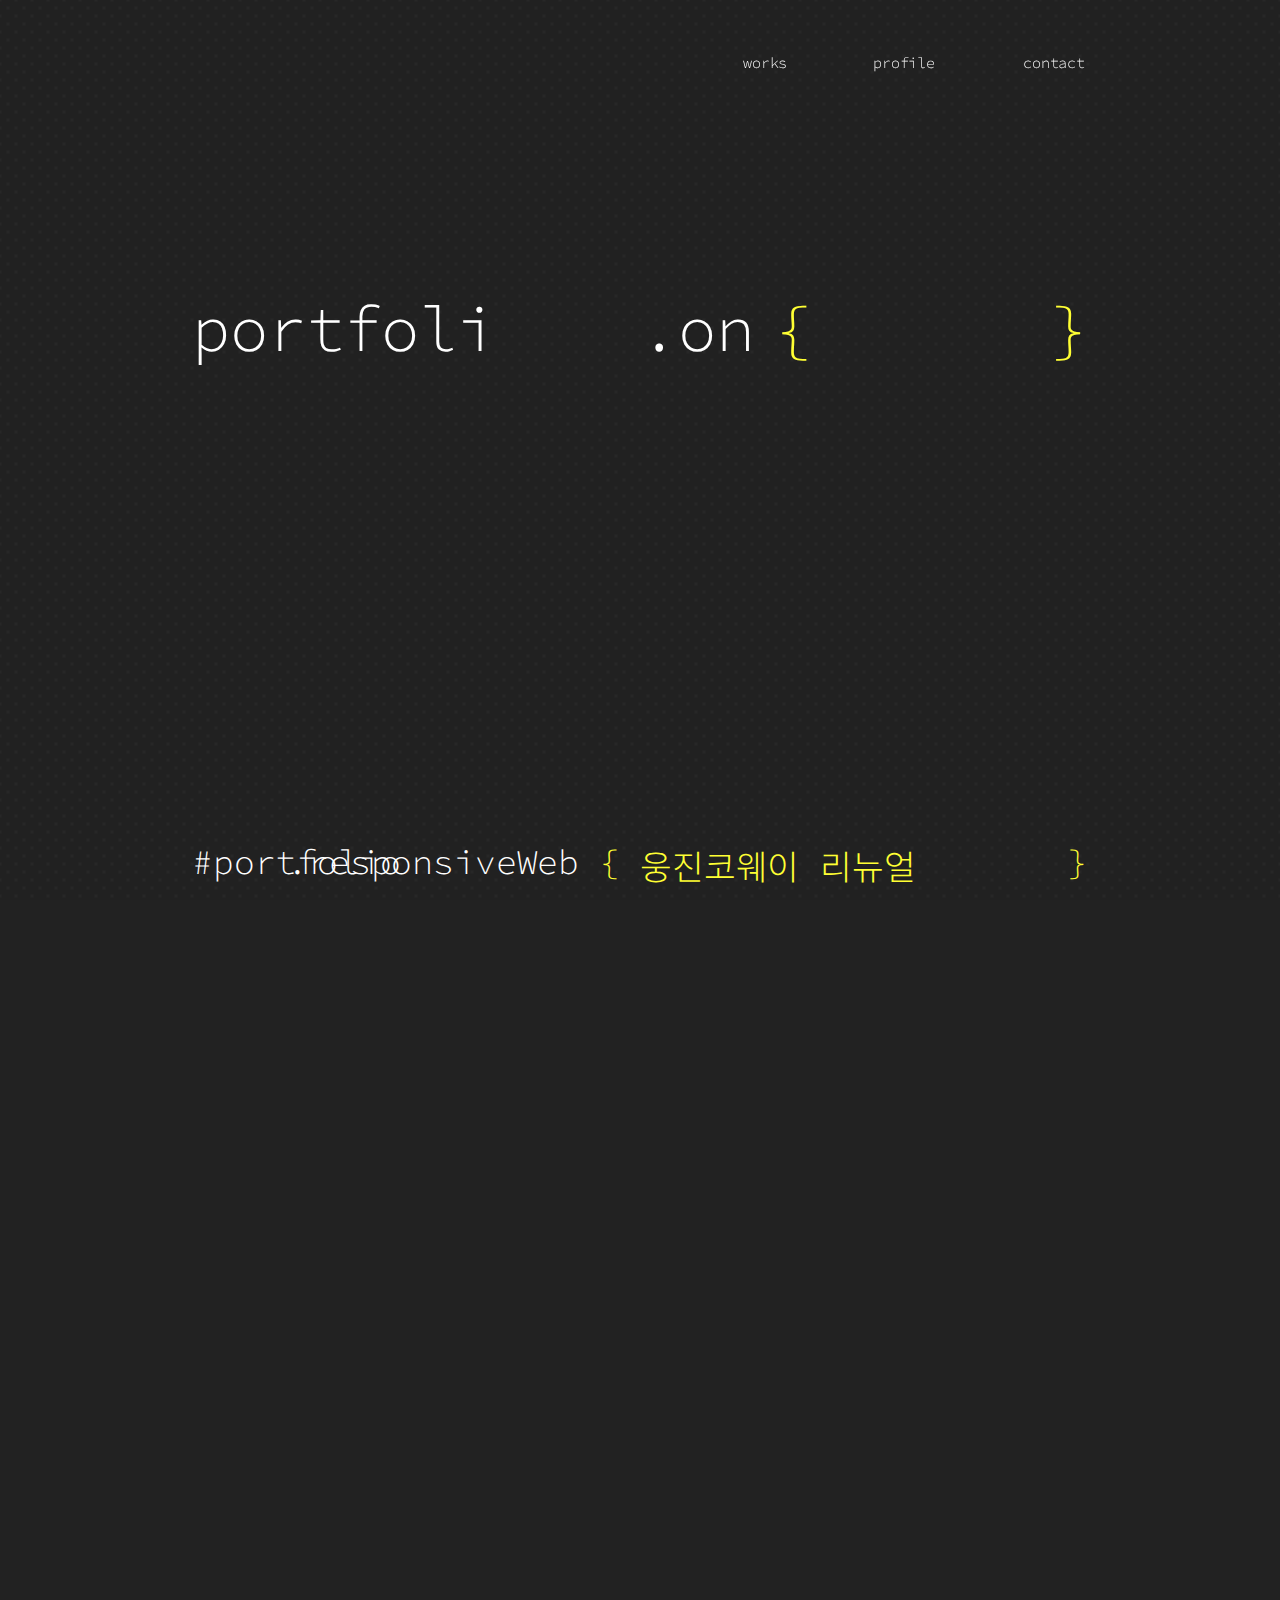
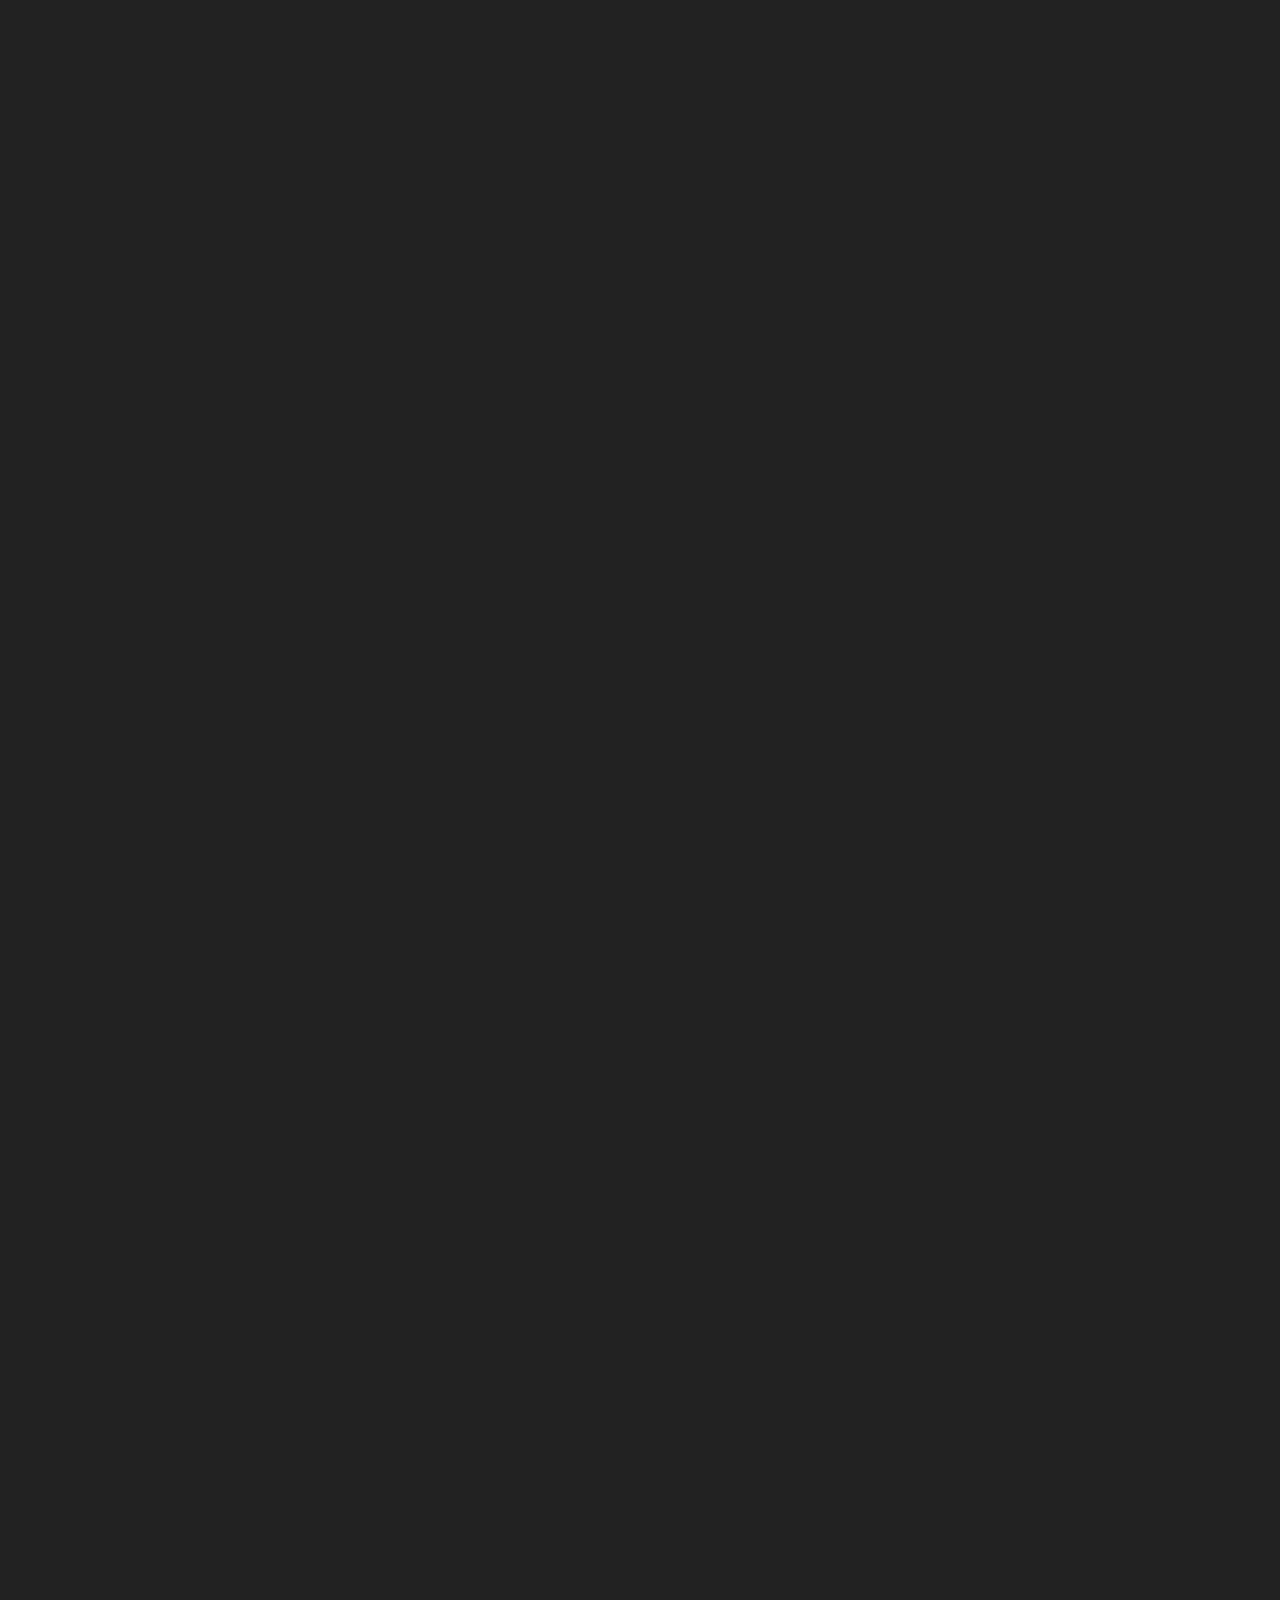
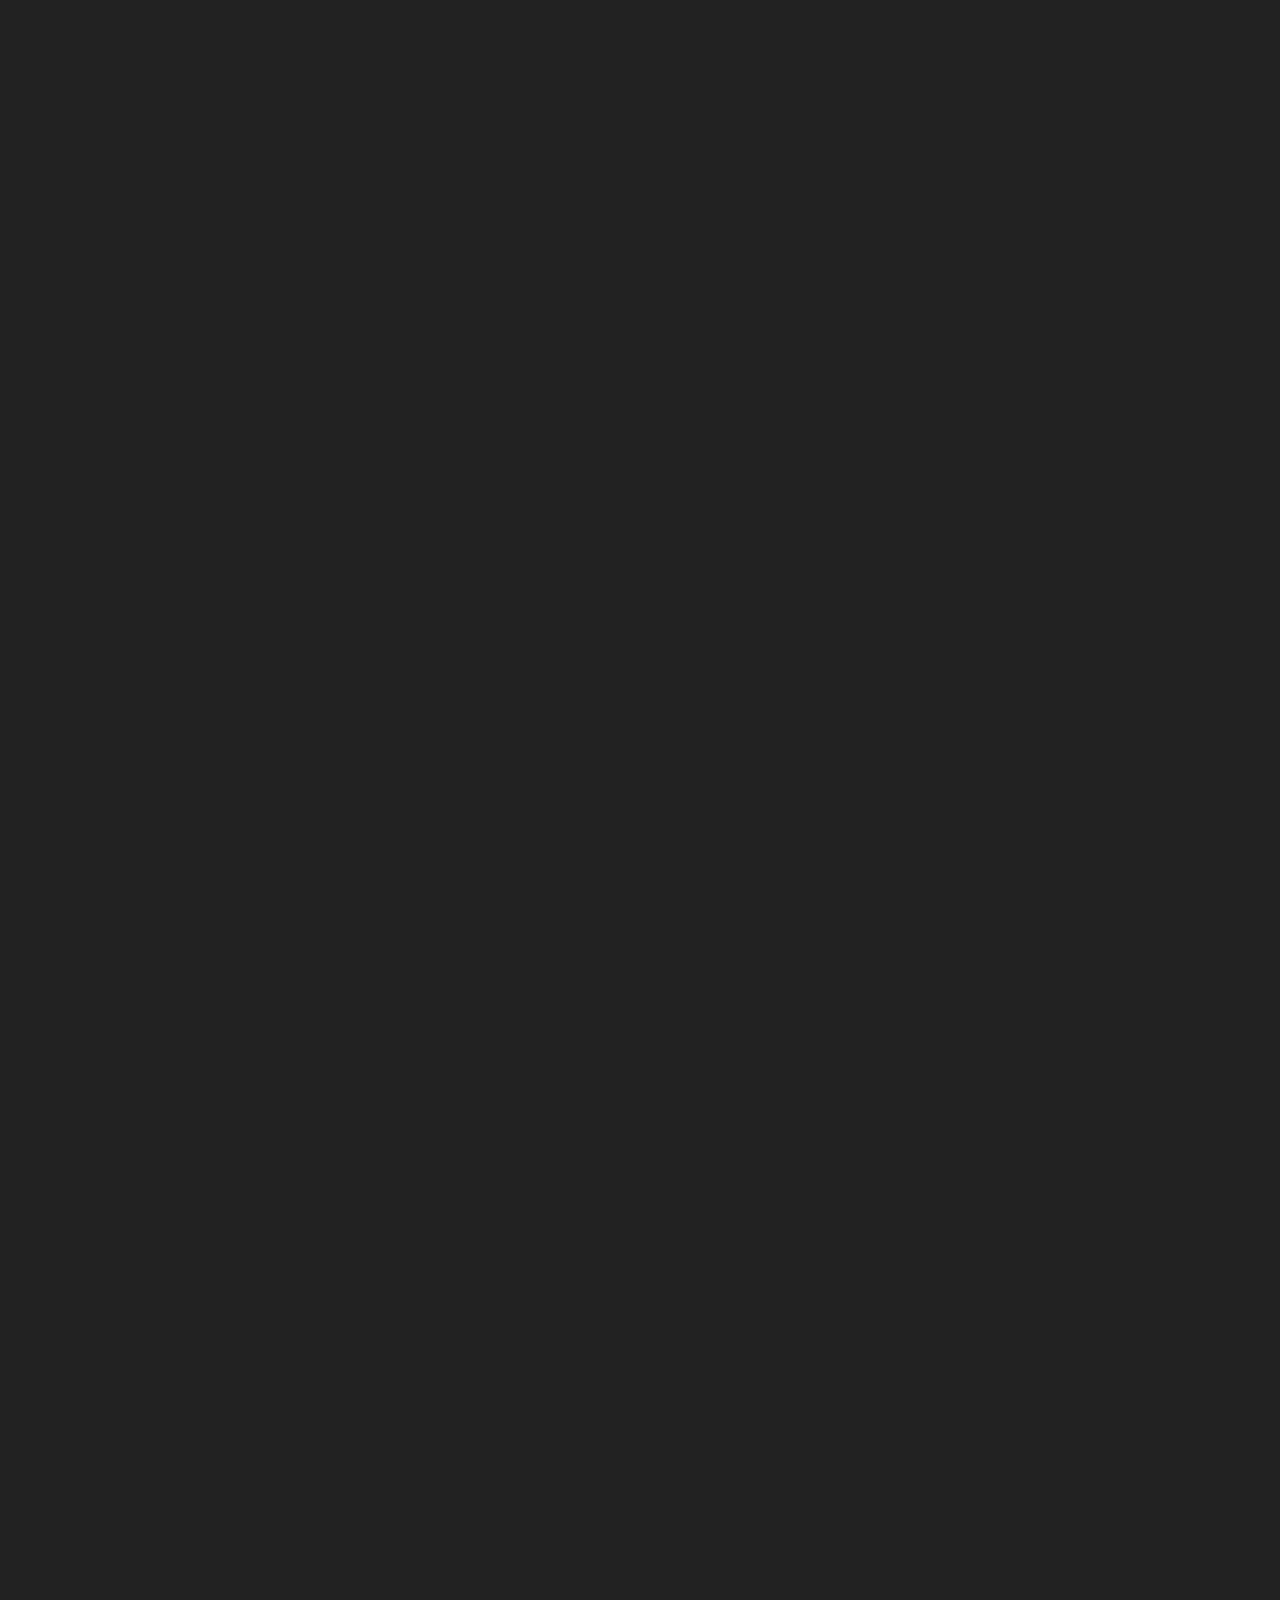
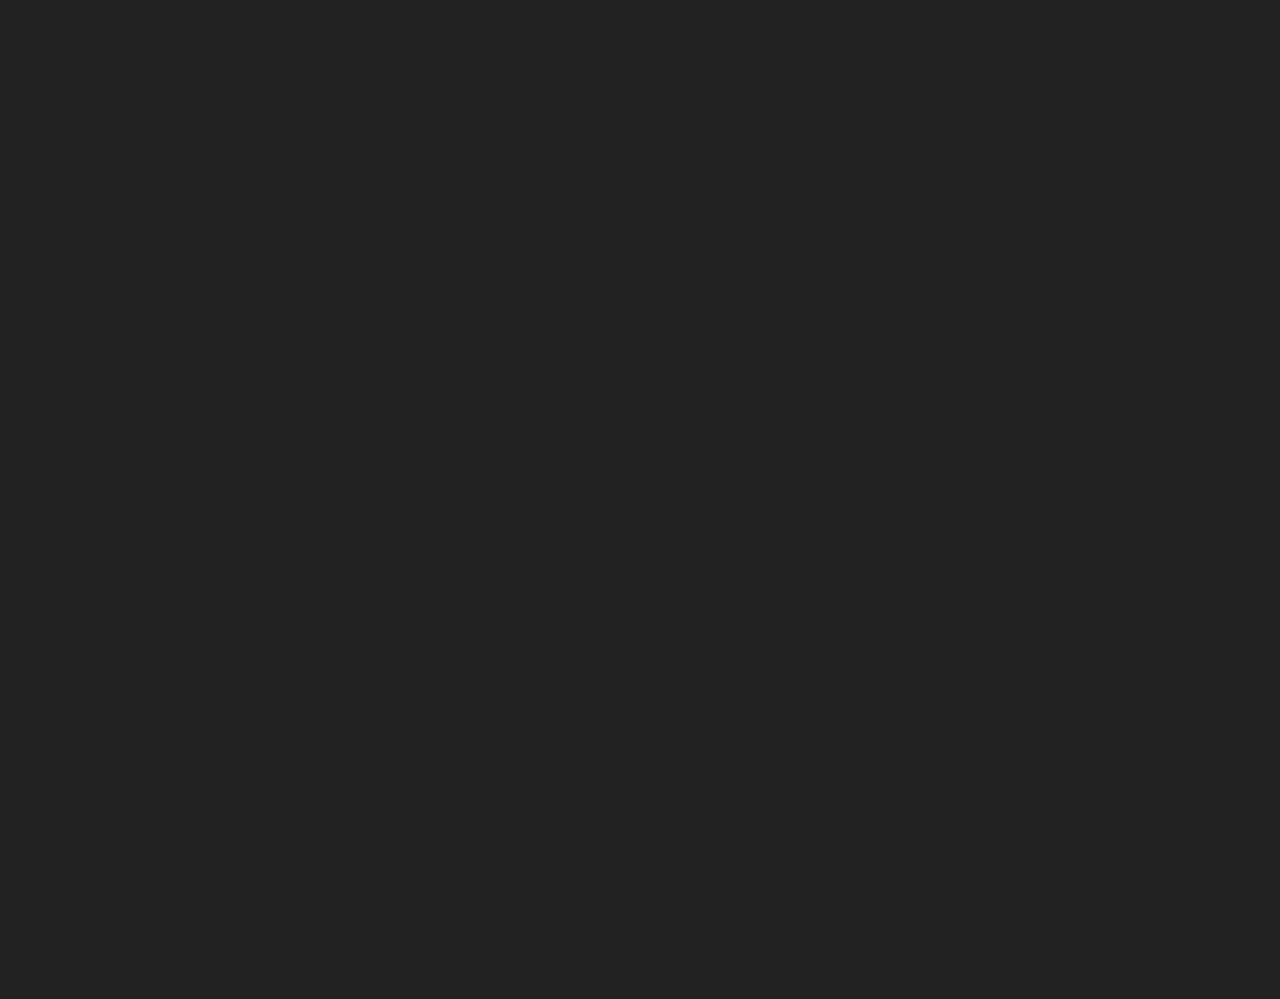
<file: index.html>
<!doctype html>
<html lang="ko">
 <head>
  <meta charset="UTF-8">
  <meta name="Generator" content="EditPlus®">
  <meta name="Author" content="황온슬 포트폴리오">
  <meta name="Keywords" content="포트폴리오, 웹퍼블리셔, portfolio, web publisher">
  <meta name="Description" content="포트폴리오, 웹퍼블리셔, portfolio, web publisher">
 
  <title>#portfolio .on</title>

   <link rel="stylesheet"  type="text/css"  href="css/port_css.css"/>
  
   <script src="js/jquery-1.12.4.min.js"></script>
   <script src="js/draggable_background.js"></script>
   <script src="js/port_js.js"></script>
  
      
 </head>




<body>
	<div id="skipMenu">
		<a href="#container">본문바로가기</a>
		<a href="#gnb">주메뉴바로가기</a>
	</div>




	<div id="wrapper">



		<header id="headerWrap">
			<div class="header_wrap">
				<h1 class="port_logo"><span>#portfolio</span><span>.on</span><span class="yellow">{</span><span>|   </span><span class="yellow">}</span></h1>
				<nav class="port_nav">
					<ul>
						<li>works</li>
						<li>profile</li>
						<li>contact</li>
					</ul>
				</nav>
			</div>
		</header>



		<div id="container" class="clearfix">

			<div class="introWrap clearfix">
				<div class="intro_bg"></div>
				<div class="titlecopy">
					<span class="typing_txt">#portfolio</span><span>.on</span><span class="yellow">{</span><span class="cursor">|</span><span class="yellow">}</span>
					<p class="typing"></p>
				</div>
			</div>
			
			<div class="worksWrap clearfix">
				<div class="works_wrap">
					<section class="reWeb_wrap">
						<div class="reWeb_list">
							<section class="co_section clearfix">
								<div class="port_title clearfix">
									<p>#portfolio</p>
									<p>.responsiveWeb<span class="first_bracket yellow">{</span></p>
									<p class="title">웅진코웨이 리뉴얼</p>
									<p><span class="last_bracket yellow">}</span></p>
								</div>
								<div class="contents_wrap clearfix">
									<div class="preview">
										<div class="preview_img">
											<span class="demo previewOn"></span>
											<span class="demo"></span>
											<span class="demo"></span>
											<span class="demo"></span>
											<span class="demo"></span>
										</div>
										<div class="preview_btn">
											<p class="gopage"><a href="web1/co_index.html" target="_blank" title="새창으로 이동" class="yellow">go link</a></p>
											<p class="original"><a href="#" title="원본페이지">original page</a></p>
											<div class="original_img co_original_img"><span class="demo"></span></div>
										</div>
									</div>
									<div class="port_text">
										<ul class="text">
											<li>2019. 06 (2 weeks)</li>
											<li>html5  <span class="yellow">|</span>  css3  <span class="yellow">|</span>  javascript  <span class="yellow">|</span>  jquery</li>
											<li>markup test passed  <span class="yellow">|</span>  web design && coding == 100%</li>
											<li class="res_preview clearfix"><span><a href="#" title="미리보기">1280px</a></span><span><a href="#" title="미리보기">1024px</a></span><span><a href="#" title="미리보기">768px</a></span><span><a href="#" title="미리보기">640px</a></span><span><a href="#" title="미리보기">375px</a></span></li>
											<li class="textbox">
												<dl>
													<dt class="yellow">goal.</dt>
													<dd>‘Care’라는 키워드를 가지고 감성적인 컨셉으로 접근한 기존 디자인에서 코웨이의 제품과 IoCare를 부각시켜 메인페이지에서 전달하는 정보의 양을 늘리고, 맑고 깨끗한 이미지를 부각시키고자 함.</dd>
												</dl>
											</li>
											<li>
												<dl>
													<dt class="yellow">what I did.</dt>
													<dd>탭 배너의 사용으로 정보의 양을 늘리면서 레이아웃은 깔끔하게 유지될 수 있도록하고 5단계에 걸친 반응형 작업으로 기업 페이지의 접근성과 효율성을 높임.</dd>
												</dl>
											</li>
										</ul>
									</div>
								</div>
							</section>
						</div>
					</section>

					<section class="web-mobile_wrap">
						<div class="web-mobile_list">
							<section class="ncm_section clearfix">
								<div class="port_title clearfix">
									<p>#portfolio</p>
									<p>.web<span class="first_bracket yellow">{</span></p>
									<p class="title">넥슨컴퓨터박물관 리뉴얼</p>
									<p><span class="last_bracket yellow">}</span></p>
								</div>
								<div class="contents_wrap clearfix">
									<div class="preview">
										<div class="preview_img">
											<span class="demo"></span>
										</div>
										<div class="preview_btn">
											<p class="gopage"><a href="web2/ncm_index.html" target="_blank" title="새창으로 이동" class="yellow">go link</a></p>
											<p class="original"><a href="#" title="원본페이지">original page</a></p>
											<div class="original_img ncm_original_img"><span></span></div>
										</div>
									</div>
									<div class="port_text">
										<ul class="text">
											<li>2019. 04-05 (3 weeks)</li>
											<li>html5  <span class="yellow">|</span>  css3  <span class="yellow">|</span>  javascript  <span class="yellow">|</span>  jquery</li>
											<li>markup test passed</li>
											<li>web design && coding == 100%</li>
											<li class="textbox">
												<dl>
													<dt class="yellow">goal.</dt>
													<dd>다소 단조롭고 평이한 레이아웃과 디자인을 탈피하고 아시아 최초의 컴퓨터 박물관인 넥슨컴퓨터박물관의 개성이 뚜렷하게 보이는 방향으로 리뉴얼.</dd>
												</dl>
											</li>
											<li>
												<dl>
													<dt class="yellow">what I did.</dt>
													<dd>컴퓨터 블루스크린에서 착안해 대표컬러를 선정하고, 픽셀폰트를 활용해 디지털적인 디자인 요소를 부각시킴. 동적인 CSS와 jquery를 적극 구현해 페이지마다 흥미를 유도함.</dd>
												</dl>
											</li>
										</ul>
									</div>
								</div>
							</section>
							<section class="lh_section clearfix">
								<div class="port_title clearfix">
									<p>#portfolio</p>
									<p>.web<span class="first_bracket yellow">{</span></p>
									<p class="title">한국토지주택공사 리뉴얼</p>
									<p><span class="last_bracket yellow">}</span></p>
								</div>
								<div class="contents_wrap clearfix">
									<div class="preview">
										<div class="preview_img">
											<span class="demo"></span>
										</div>
										<div class="preview_btn">
											<p class="gopage"><a href="web3/LH_index.html" target="_blank" title="새창으로 이동" class="yellow">go link</a></p>
											<p class="original"><a href="#" title="원본페이지">original page</a></p>
											<div class="original_img lh_original_img"><span></span></div>
										</div>
									</div>
									<div class="port_text">
										<ul class="text">
											<li>2019. 04-05 (3 weeks)</li>
											<li>html4  <span class="yellow">|</span>  css1,2  <span class="yellow">|</span>  javascript  <span class="yellow">|</span>  jquery</li>
											<li>markup test passed  <span class="yellow">|</span>  cross browzing ie7</li>
											<li>web design && coding == 100%</li>
											<li class="textbox">
												<dl>
													<dt class="yellow">goal.</dt>
													<dd>메인과 서브의 경계가 모호하고 중복된 메뉴가 많은 기존의 페이지에서 탈피해, 메인과 서브를 명확히하는 방향으로 정보를 정리해 사용자의 정보 수집을 보다 용이하게 리뉴얼.</dd>
												</dl>
											</li>
											<li>
												<dl>
													<dt class="yellow">what I did.</dt>
													<dd>내용의 그룹화를 통해 페이지의 정보전달력을 향상시킴. 관공서 페이지의 사용성을 고려해 ie7 이상에 맞춰 크로스브라우징하고, 웹접근성 표준 가이드에 기준해 마크업 작성.</dd>
												</dl>
											</li>
										</ul>
									</div>
								</div>
							</section>
							<section class="ich_section clearfix">
								<div class="port_title clearfix">
									<p>#portfolio</p>
									<p>.mobile<span class="first_bracket yellow">{</span></p>
									<p class="title">이천세계도자축제 리뉴얼</p>
									<p><span class="last_bracket yellow">}</span></p>
								</div>
								<div class="contents_wrap clearfix">
									<div class="preview">
										<div class="preview_img">
											<span class="demo"></span>
										</div>
										<div class="preview_btn">
											<p class="gopage"><a href="mobile1/ich_index.html" target="_blank" title="새창으로 이동" class="yellow">go link</a></p>
											<p class="original"><a href="#" title="원본페이지">original page</a></p>
											<div class="original_img ich_original_img"><span class="demo"></span></div>
										</div>
									</div>
									<div class="port_text">
										<ul class="text">
											<li>2019. 05 (2 weeks)</li>
											<li>html5  <span class="yellow">|</span>  css3  <span class="yellow">|</span>  javascript  <span class="yellow">|</span>  jquery</li>
											<li>size : 360px  <span class="yellow">|</span>  markup test passed</li>
											<li>mobile design && coding == 100%</li>
											<li class="textbox">
												<dl>
													<dt class="yellow">goal.</dt>
													<dd>축제 참가자들에게 정보를 제공하는 메뉴 순으로 내용 재배치. 다소 통일성이 부족한 디자인에서 탈피해 명확한 색 대비와 축제 특성에 맞고 깔끔한 레이아웃으로 정보 전달력 향상을 목표로 함.</dd>
												</dl>
											</li>
											<li>
												<dl>
													<dt class="yellow">what I did.</dt>
													<dd>360px 사이즈 기준으로 작업. 메인 이미지에서 컬러를 추출해 통일감있는 색체를 구성하고, 정보제공메뉴를 최상단에 위치. 중복 메뉴를 통합해 정보의 혼란을 줄이고, 정보 전달력을 향상시킴.</dd>
												</dl>
											</li>
										</ul>
									</div>
								</div>
							</section>
						</div>
					</section>	
				</div>  
			</div>  <!--worksWrap   e-->


			<div class="profileWrap">
				<section class="profile_wrap">
					<div class="profile">
						<p>#portfolio</p>
						<p>.aboutMe <span class="yellow">{</span></p>
					</div>

					<div class="profile_list">
						<ul>
							<li><span class="yellow">name:</span> 황온슬</li>
							<li><span class="yellow">birth:</span> 1990.12.13 +</li>
							<li><span class="yellow">email:</span> ronica90@gmail.com</li>
						</ul>
						<ul class="profile_etc">
							<li><span class="yellow">education</span> 웹퍼블리셔&프론트엔드 전문가양성과정 수료(700h)
								<ul>
									<li class="spacing">웹퍼블리셔&프론트엔드 전문가양성과정 수료(700h, 그린컴퓨터아카데미 강남) 2019.03-07</li>
									<li>가천대학교 영여영문학과 졸업 2009.02-2014.02</li>
								</ul>
							</li>
							<li class="editorial"><span class="yellow">experience</span> 편집디자인 경력 3년
								<ul>
									<li>(주)헥사인 2018.04-2018.10(6개월)</li>
									<li>(주)사사연 2015.06-2017.11(2년 6개월)</li>
								</ul>
								<span class="edi_more"><a href="#" title="편집디자인 작업물 모아보기"><span></span><span></span></a></span>
								<div class="edi_wrap">
									<ul class="clearfix">
										<li><img src="images/edi_1.jpg" alt="을지재단 60년사"></li>
										<li><img src="images/edi_2.jpg" alt="리스트 30년사"></li>
										<li><img src="images/edi_3.jpg" alt="비상교육 20년사"></li>
										<li><img src="images/edi_4.jpg" alt="독립기념관 30년사 포스터"></li>
										<li><img src="images/edi_5.jpg" alt="2016 세계사회복지대회"></li>
										<li><img src="images/edi_6.jpg" alt="책공방 15년사"></li>
										<li><img src="images/edi_7.jpg" alt="하이트진로 해외수출용 패키지"></li>
									</ul>
								</div>
							</li>
							<li class="profile_skill"><span class="yellow">skill</span> 
								<ul>
									<li>
										<span>html4 & html5</span>
										하드코딩 가능. 마크업표준 준수. 크로스브라우징 이슈에 따른 대처 가능.<br/>
									</li>
									<li>
										<span>css1,2 & css3</span>
										각 버전에 맞는 style 적용 가능. ie7 이상 크로스브라우징 가능.<br/>
									</li>
									<li>
										<span>javascript & jquery</span>
										다양한 script 문법을 활용해 배너 등 페이지 내 동작 구현 가능.<br/>
										jquery 문법에 준해 페이지 내에서 발생하는 이벤트 등 동작 구현 가능.
									</li>
									<li>
										<span>photoshop & illustrator</span>
										사진보정&편집, 도형제작 등 디자인에 필요한 요소 제작&수정 가능.
									</li>
								</ul>
							</li>
							<li><span class="yellow">license</span>
								<ul>
									<li>컴퓨터그래픽스운용기능사 2011.10</li>
									<li>GTQ 1급 2013.06</li>
								</ul>
							</li>
						</ul>
						<span class="last_bracket yellow">}</span>
					</div>
				</section>
			</div><!--profileWrap   e-->


		</div><!--container    e-->



		<footer id="footerWrap">
			<p>COPYRIGHT&copy;2019 PORTFOLIOON ALL RIGHTS RESERVED.</p>
		</footer>


</div><!--wrapper   e-->

 
  
 </body>
</html>
</file>
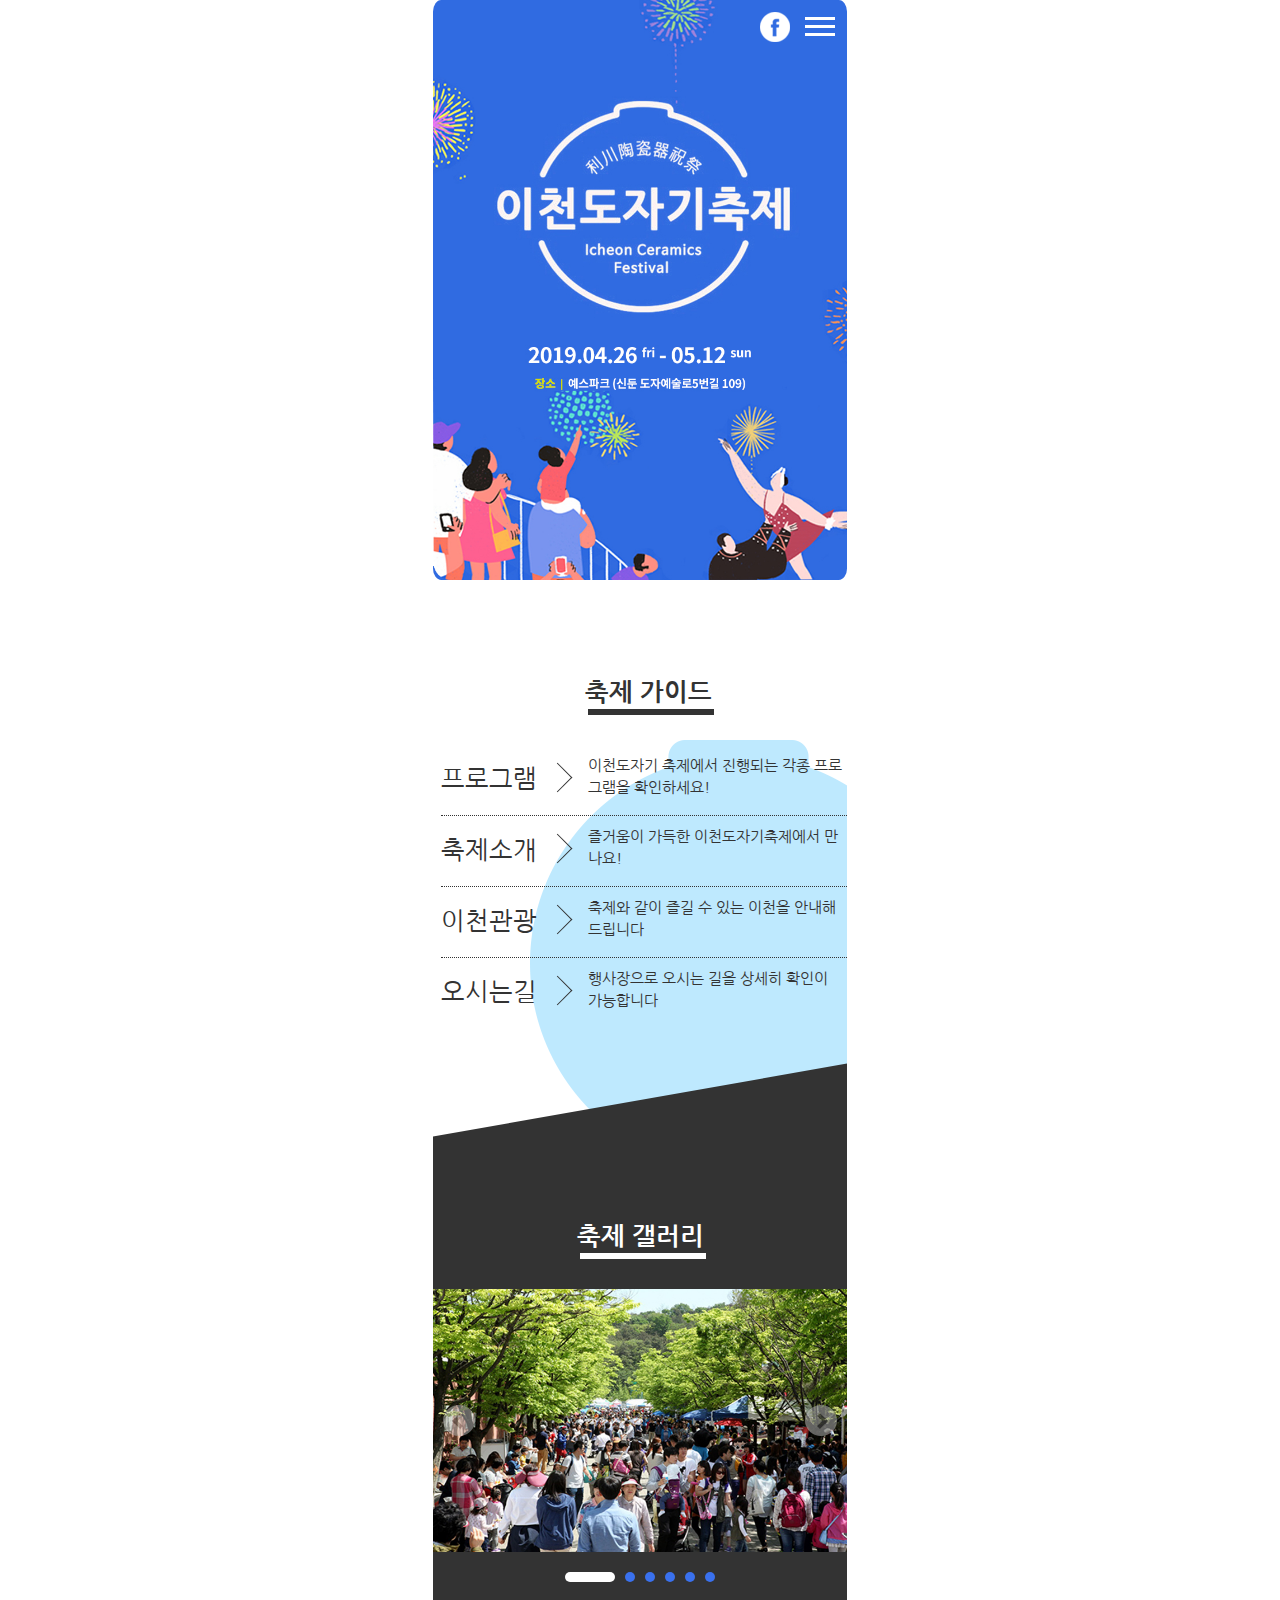
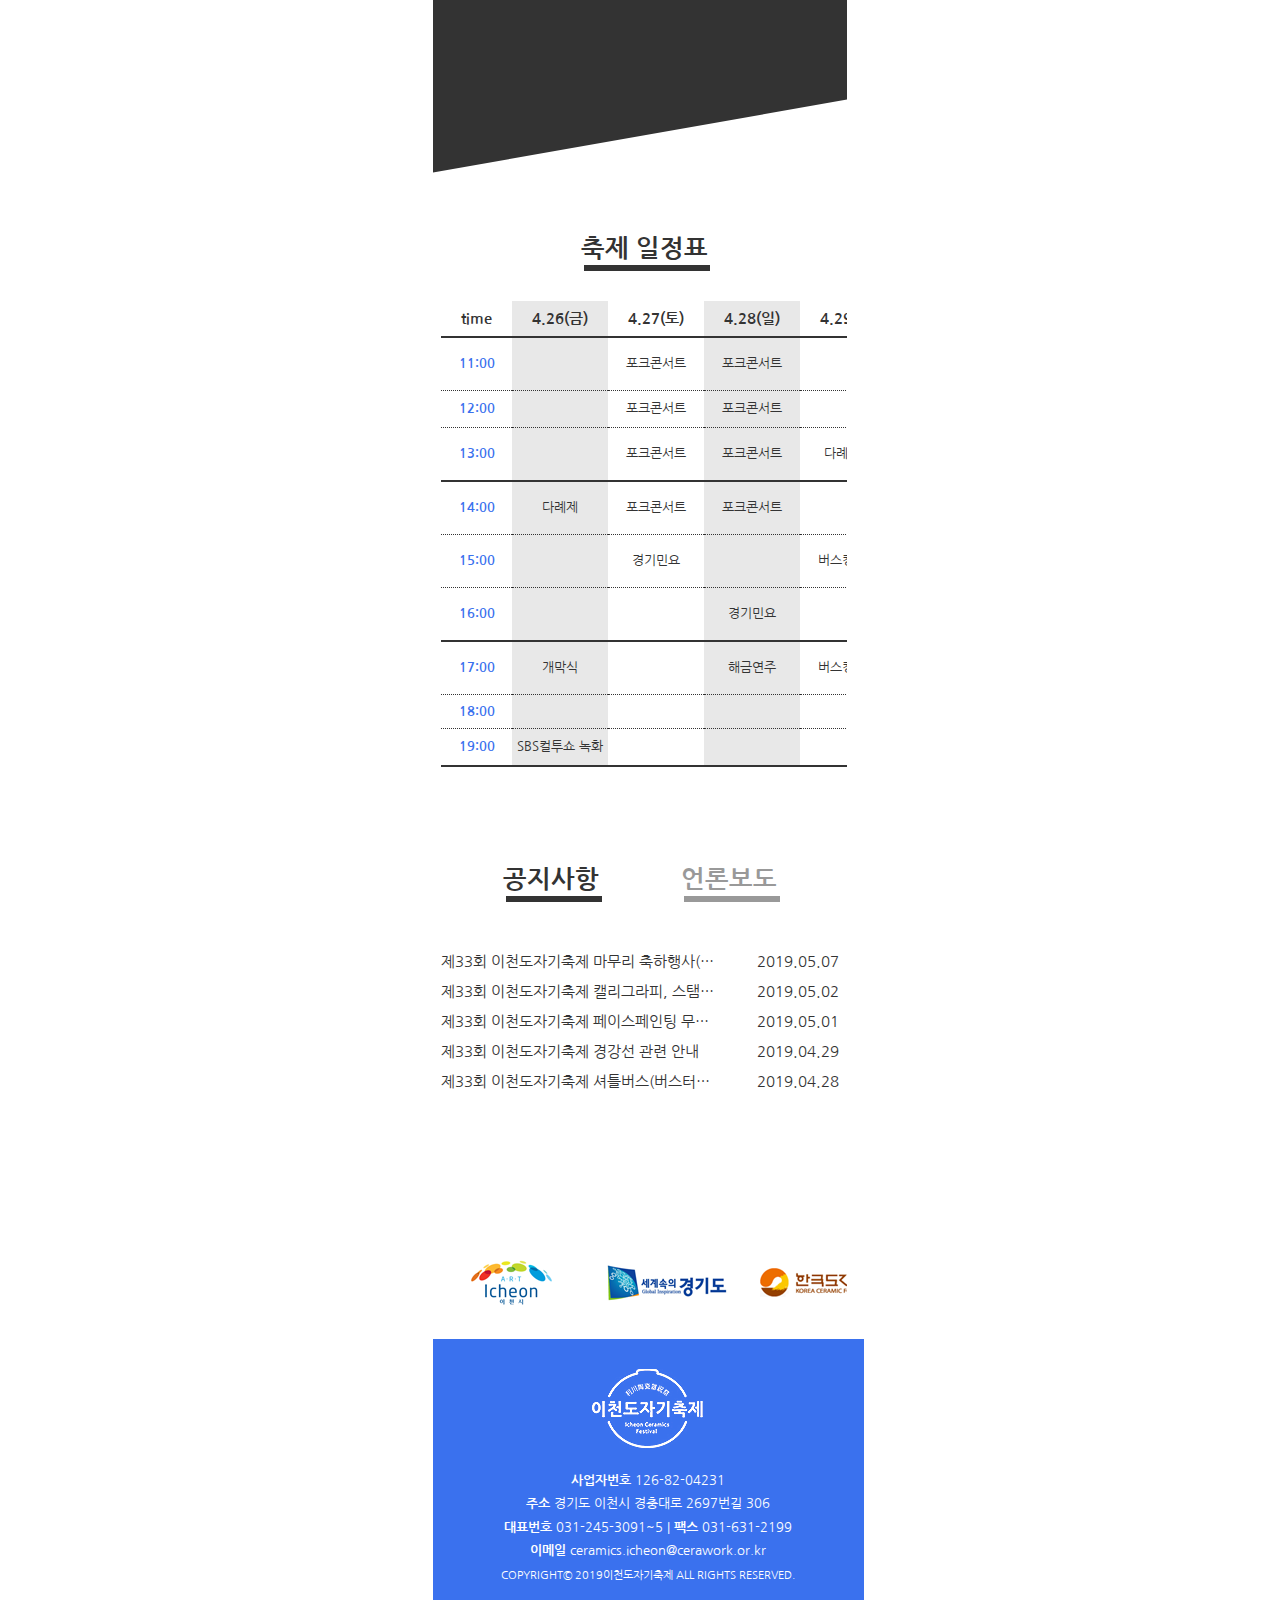
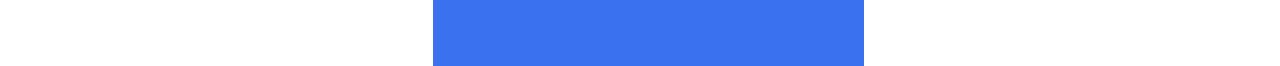
<file: mobile1/ich_index.html>
<!doctype html>
<html lang="ko">
 <head>
  <meta charset="UTF-8">
  <meta name="Generator" content="EditPlus®">

  <meta name="viewport" content="width=device-width,initial-scale=1.0,minimum-scale=1.0,maximum-scale=1.0,user-scalable=no">
  <meta name="Author" content="">
  <meta name="Keywords" content="">
  <meta name="Description" content="">
  <title>이천도자기축제</title>

  <link rel="stylesheet"  type="text/css"  href="css/main.css"/>
  <link rel="stylesheet"  type="text/css"  href="css/jquery.bxslider.css"/> 
   <script src="js/jquery-1.12.4.min.js"></script>
   <script src="js/ich_js.js"></script>
   <script src="js/jquery.bxslider.min.js"></script>
 </head>



 <body>


 	<div id="wrapper">


		<header id="header" class="clearfix">
			<h1 class="skip">이천도자기축제</h1>
			<ul class="header_menu">
				<li><a href="#" target="_blank" title="새창으로 이동">facebook</a></li>
				<li class="menubox">
					<a href="#">
						<span>1</span>
						<span>2</span>
						<span>3</span>
					</a>
				</li>
			</ul>
			<nav class="nav_menu">
				<ul>
					<li class="nav_1depth"><a href="#">축제소개</a>
						<ul class="nav_2depth">
							<li><a href="#">축제개요</a></li>
							<li><a href="#">이천도자기이야기</a></li>
							<li><a href="#">후원사</a></li>
							<li><a href="#">찾아오는길</a></li>
							<li><a href="#">셔틀버스운행</a></li>
						</ul>
					</li>
					<li class="nav_1depth"><a href="#">축제프로그램</a>
						<ul class="nav_2depth">
							<li><a href="#">축제내용</a></li>
							<li><a href="#">공연일정</a></li>
							<li><a href="#">행사장안내</a></li>
						</ul>
					</li>
					<li class="nav_1depth"><a href="#">축제소식</a>
						<ul class="nav_2depth">
							<li><a href="#">공지사항</a></li>
							<li><a href="#">입찰공고</a></li>
							<li><a href="#">언론보도</a></li>
						</ul>
					</li>
					<li class="nav_1depth"><a href="#">축제자료실</a>
						<ul class="nav_2depth">
							<li><a href="#">축제갤러리</a></li>
							<li><a href="#">축제홍보영상</a></li>
							<li><a href="#">축제포스터</a></li>
						</ul>
					</li>
					<li class="nav_1depth"><a href="#">음식/숙박/쇼핑</a></li>
				</ul>
			</nav>
		</header>

		<div id="container">
			<div class="ich_main_banner    mb">
				<img src="images/ich_main.jpg" alt="이천도자기축제. 2019.04.26 (금)~05.12(일). 장소 예스파크(신둔 도자예술로5번길 109)">
			</div>

			<div class="ich_guide_wrap">
				<div class="ich_guide_bg"></div>
					<div class="ich_guide_txt_wrap">
						<h2 class="ich_title">축제 가이드</h2>
						<a href="#" class="ich_guide_txt">
							<dl class="clearfix">
								<dt>프로그램</dt>
								<dd>이천도자기 축제에서 진행되는 각종 프로그램을 확인하세요!</dd>
							</dl>
						</a>
						<a href="#" class="ich_guide_txt">
							<dl class="clearfix">
								<dt>축제소개</dt>
								<dd>즐거움이 가득한 이천도자기축제에서 만나요!</dd>
							</dl>
						</a>
						<a href="#" class="ich_guide_txt">
							<dl class="clearfix">
								<dt>이천관광</dt>
								<dd>축제와 같이 즐길 수 있는 이천을 안내해 드립니다</dd>
							</dl>
						</a>
						<a href="#" class="ich_guide_txt">
							<dl class="clearfix">
								<dt>오시는길</dt>
								<dd>행사장으로 오시는 길을 상세히 확인이 가능합니다</dd>
							</dl>
						</a>
					</div><!--ich_guide_txt_wrap e-->
				
			</div><!--ich_guide_wrap e-->

			<div class="ich_gallery_wrap    mb">
				<div class="ich_gallery_bg">
					<div class="ich_gallery_img_wrap">
						<h2 class="ich_title">축제 갤러리</h2>
						<div class="ich_gallery_img_list">
							<ul class="ich_gallery_img">
								<li><img src="images/ich_gallary_1.jpg" alt="축제거리풍경"></li>
								<li><img src="images/ich_gallary_2.jpg" alt="흙놀이하는 가족"></li>
								<li><img src="images/ich_gallary_3.jpg" alt="라꾸소성하는 모습"></li>
								<li><img src="images/ich_gallary_4.jpg" alt="물레체험하는 외국가족"></li>
								<li><img src="images/ich_gallary_5.jpg" alt="전시관 풍경"></li>
								<li><img src="images/ich_gallary_6.jpg"  alt="도자신작전"></li>
							</ul>
						</div>
					</div><!--ich_gallery_img_wrap e-->
				</div>
			</div><!--ich_gallery_wrap e-->

			<div class="ich_table_wrap    mb">
				<h2 class="ich_title">축제 일정표</h2>
				
				<table class="ich_table">
					<caption>축제 일정표</caption>
					<thead>
						<tr>
							<th scope="col">time</th>
							<th scope="col">4.26(금)</th>
							<th scope="col">4.27(토)</th>
							<th scope="col">4.28(일)</th>
							<th scope="col">4.29(월)</th>
							<th scope="col">4.30(화)</th>
							<th scope="col">5.1(수)</th>
							<th scope="col">5.2(목)</th>
							<th scope="col">5.3(금)</th>
							<th scope="col">5.4(토)</th>
							<th scope="col">5.5(일)</th>
							<th scope="col">5.6(월)</th>
							<th scope="col">5.7(화)</th>
							<th scope="col">5.8(수)</th>
							<th scope="col">5.9(목)</th>
							<th scope="col">5.10(금)</th>
							<th scope="col">5.11(토)</th>
							<th scope="col">5.12(일)</th>
						</tr>
					</thead>

					<tbody>
						<tr>
							<td class="ich_table_time">11:00</td>
							<td></td>
							<td>포크콘서트</td>
							<td>포크콘서트</td>
							<td></td>
							<td></td>
							<td>경기민요</td>
							<td></td>
							<td></td>
							<td>행복한<br/>오케스트라</td>
							<td>국악퍼포먼스</td>
							<td></td>
							<td>해금연주</td>
							<td>재즈 정호<br/>콰르텟</td>
							<td>전통<br/>목악기 연주</td>
							<td>버스킹공연</td>
							<td>민요</td>
							<td>포크콘서트</td>
						
						<tr>
							<td class="ich_table_time">12:00</td>
							<td></td>
							<td>포크콘서트</td>
							<td>포크콘서트</td>
							<td></td>
							<td></td>
							<td></td>
							<td></td>
							<td></td>
							<td></td>
							<td></td>
							<td></td>
							<td></td>
							<td></td>
							<td></td>
							<td></td>
							<td>포크콘서트</td>
							<td>포크콘서트</td>
						
						<tr class="underline_bold">
							<td class="ich_table_time">13:00</td>
							<td></td>
							<td>포크콘서트</td>
							<td>포크콘서트</td>
							<td>다례시연</td>
							<td>남도굿</td>
							<td>버스킹공연</td>
							<td></td>
							<td>도자제작시연</td>
							<td></td>
							<td></td>
							<td>째즈 정호<br/>콰르텟</td>
							<td>해금연주</td>
							<td></td>
							<td>전통<br/>목악기 연주</td>
							<td>버스킹공연</td>
							<td>포크콘서트</td>
							<td>포크콘서트</td>
						
						<tr>
							<td class="ich_table_time">14:00</td>
							<td>다례제</td>
							<td>포크콘서트</td>
							<td>포크콘서트</td>
							<td></td>
							<td></td>
							<td>경기민요</td>
							<td>다례시연</td>
							<td></td>
							<td></td>
							<td>해금연주</td>
							<td></td>
							<td>전통<br/>목악기 연주</td>
							<td>재즈 정호<br/>콰르텟</td>
							<td></td>
							<td>도자제작시연</td>
							<td>포크콘서트</td>
							<td>포크콘서트</td>
						
						<tr>
							<td class="ich_table_time">15:00</td>
							<td></td>
							<td>경기민요</td>
							<td></td>
							<td>버스킹공연</td>
							<td></td>
							<td>해금연주</td>
							<td>버스킹공연</td>
							<td>도자제작시연</td>
							<td>재즈 정호<br/>콰르텟</td>
							<td></td>
							<td>버스킹공연</td>
							<td></td>
							<td>해금연주</td>
							<td></td>
							<td>경기민요</td>
							<td>포크콘서트</td>
							<td>포크콘서트</td>
						
						<tr class="underline_bold">
							<td class="ich_table_time">16:00</td>
							<td></td>
							<td></td>
							<td>경기민요</td>
							<td></td>
							<td></td>
							<td>버스킹공연</td>
							<td>해금연주</td>
							<td></td>
							<td>재즈 정호<br/>콰르텟</td>
							<td></td>
							<td>다례시연</td>
							<td>버스킹공연</td>
							<td>도자제작시연</td>
							<td></td>
							<td></td>
							<td>포크콘서트</td>
							<td>포크콘서트</td>
						
						<tr>
							<td class="ich_table_time">17:00</td>
							<td>개막식</td>
							<td></td>
							<td>해금연주</td>
							<td>버스킹공연</td>
							<td></td>
							<td></td>
							<td>재즈 정호<br/>콰르텟</td>
							<td>경기민요</td>
							<td>다례시연</td>
							<td></td>
							<td>버스킹공연</td>
							<td>도자제작시연</td>
							<td></td>
							<td></td>
							<td>해금연주</td>
							<td></td>
							<td></td>
						
						<tr>
							<td class="ich_table_time">18:00</td>
							<td></td>
							<td></td>
							<td></td>
							<td></td>
							<td></td>
							<td></td>
							<td></td>
							<td></td>
							<td></td>
							<td></td>
							<td></td>
							<td></td>
							<td></td>
							<td></td>
							<td></td>
							<td></td>
							<td></td>
						
						<tr>
							<td class="ich_table_time">19:00</td>
							<td>SBS컬투쇼 녹화</td>
							<td></td>
							<td></td>
							<td></td>
							<td></td>
							<td></td>
							<td></td>
							<td></td>
							<td></td>
							<td></td>
							<td></td>
							<td></td>
							<td></td>
							<td></td>
							<td></td>
							<td></td>
							<td></td>
						</tr>
					</tbody>
				</table>
			</div><!--ich_table_wrap e-->

			<div class="ich_tabmenu_wrap   mb   clearfix">
				<section class="ich_notice_wrap">
					<h2 class="ich_title">공지사항</h2>
					<ul class="ich_notice    clearfix">
						<li>
							<a href="#">제33회 이천도자기축제 마무리 축하행사(폐막식) 알림</a>
							<time datetime="2019-05-07">2019.05.07</time>
						</li>
						<li>
							<a href="#">제33회 이천도자기축제 캘리그라피, 스탬프투어 및 군부대 체험 행사 관련 알림</a>
							<time datetime="2019-05-02">2019.05.02</time>
						</li>
						<li>
							<a href="#">제33회 이천도자기축제 페이스페인팅 무료행사 알림</a>
							<time datetime="2019-05-01">2019.05.01</time>
						</li>
						<li>
							<a href="#">제33회 이천도자기축제 경강선 관련 안내</a>
							<time datetime="2019-04-29">2019.04.29</time>
						</li>
						<li>
							<a href="#">제33회 이천도자기축제 셔틀버스(버스터미널) 및 스탬프 투어 관련 알림</a>
							<time datetime="2019-04-28">2019.04.28</time>
						</li>
					</ul>
				</section>

				<section class="ich_news_wrap">
					<h2 class="ich_title    off">언론보도</h2>
					<div class="ich_news">
						<div class="ich_news_list">
							<a href="#" class="clearfix">
								<img src="images/ich_news_1.gif" width="91" height="23" alt="서울신문">
								<p>이천도예인의 명성, 도예인 스스로 되찾아야
									<span>스스로 위기를 극복할 대응 방안을 강구해야 할 시점</span>
								</p>
							</a>
						</div>
						<div class="ich_news_list">
							<a href="#" class="clearfix">
								<img src="images/ich_news_2.gif" width="91" height="23" alt="경향신문">
								<p>제33회 이천도자기축제 26일 개막
									<span>오는 26일부터 다음달 12일까지 예스파크에서 진행</span>
								</p>
							</a>
						</div>
					</div>
				</section>
			</div><!--ich_notice_wrap e-->

			<div class="ich_banner_wrap ">
				<div class="ulwrap">
					<ul class="clearfix">
						<li><img src="images/ich_banner_1.png" alt="이천시"></li>
						<li><img src="images/ich_banner_2.png" alt="세계속의 경기도"></li>
						<li><img src="images/ich_banner_3.png" alt="한국도자재단"></li>
						<li><img src="images/ich_banner_4.png" alt="한국관광공사"></li>
						<li><img src="images/ich_banner_5.png" alt="한국세라믹기술원"></li>
						<li><img src="images/ich_banner_6.png" alt="롯데아울렛"></li>
						<li><img src="images/ich_banner_7.png" alt="세람저축은행"></li>
						<li><img src="images/ich_banner_8.png" alt="하이트진로"></li>
						<li><img src="images/ich_banner_9.png" alt="축제전문매거진 페스티벌올"></li>
					</ul>
				</div>
			</div>
		</div><!--container e-->

		<footer id="footer">
			<div class="footer_wrap">
				<p class="footer_logo"><img src="images/ich_footer_logo.png" alt="이천도자기축제"></p>
				<p class="footer_txt"><span class="bold">사업자번호</span> 126-82-04231  <br/><span class="bold">주소</span> 경기도 이천시 경충대로 2697번길 306<br/><span class="bold">대표번호</span> 031-245-3091~5  |  <span class="bold">팩스</span> 031-631-2199<br/><span class="bold">이메일</span> ceramics.icheon@cerawork.or.kr<br/><span class="copy">COPYRIGHT&copy; 2019이천도자기축제 ALL RIGHTS RESERVED.</span></p>
			</div>
		</footer>


	</div><!--wrapper e-->
  
 </body>
</html>
</file>
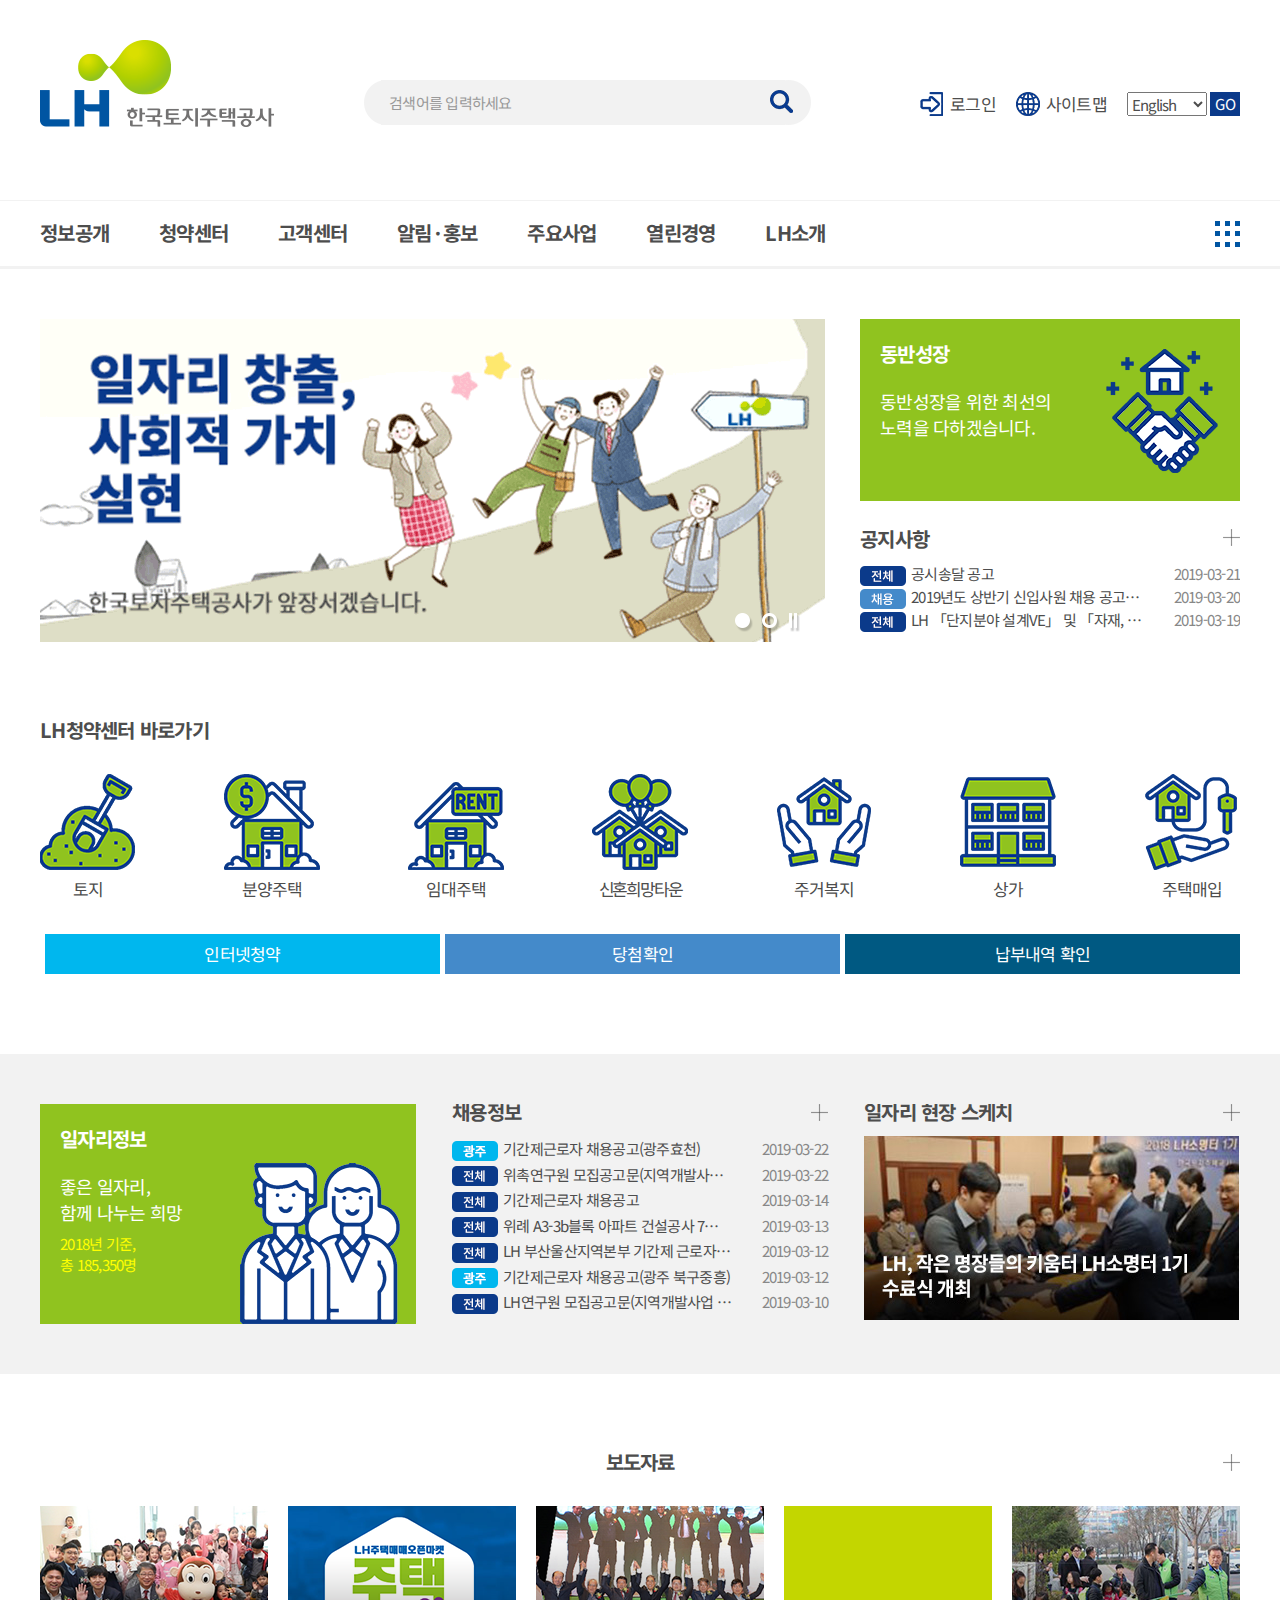
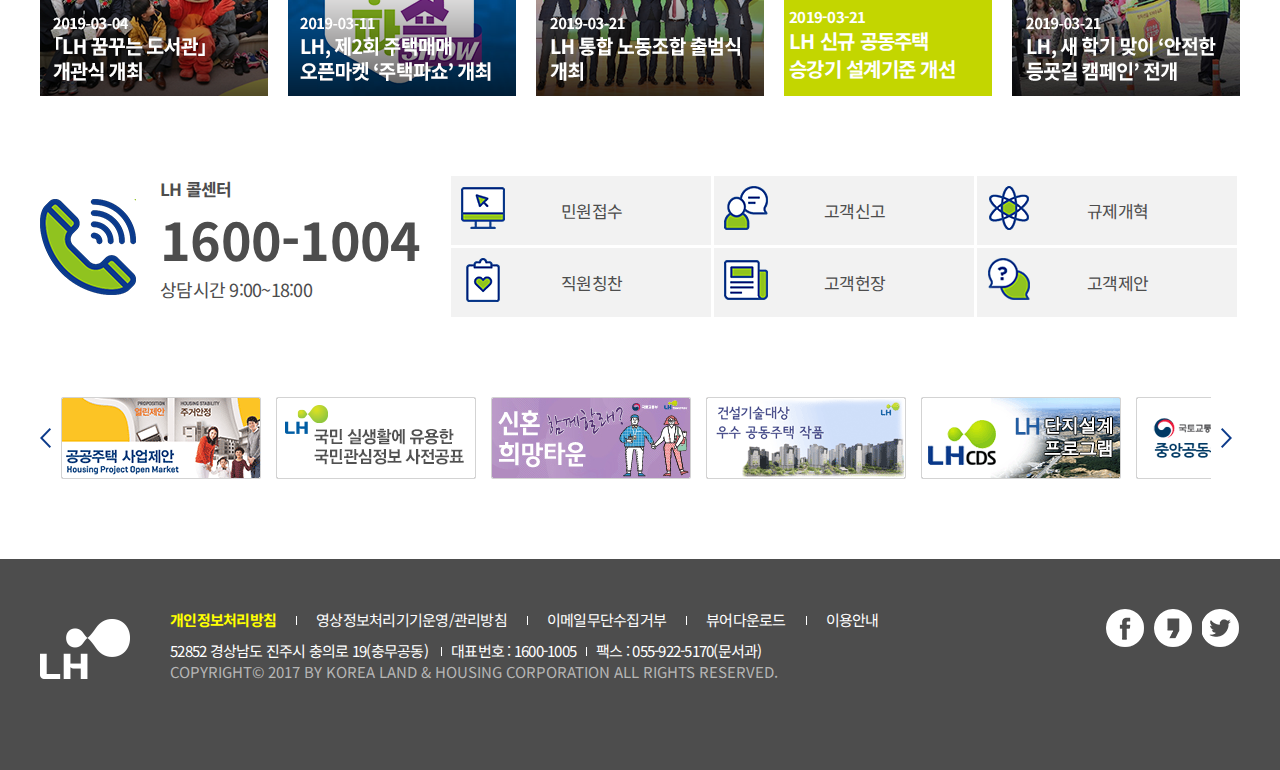
<file: web3/LH_index.html>
<!DOCTYPE html PUBLIC "-//W3C//DTD XHTML 1.0 Transitional//EN" "http://www.w3.org/TR/xhtml1/DTD/xhtml1-transitional.dtd">
<html lang="ko" xml:lang="ko" xmlns="http://www.w3.org/1999/xhtml">

<head>
    <meta http-equiv="Content-Type" content="text/html; charset=utf-8" />
    <meta http-equiv="X-UA-Compatible" content="IE=edge" />
    <title>LH토지주택공사</title>
    <meta name="robots" content="noindex, nofollow" />
    <meta name="keywords" content="LH토지주택공사" />
    <meta name="description" content="LH토지주택공사" />
    <meta name="author" content="LH토지주택공사" />
	   
    <link rel="stylesheet" type="text/css" href="css/main.css" />
    <script type="text/javascript" src="js/jquery-1.12.4.min.js"></script>
    <script type="text/javascript" src="js/LH_js.js"></script>  

</head>

<body>





	<div id="skipMenu">
		<a href="#container">본문바로가기</a>
		<a href="#gnb">주메뉴바로가기</a>
	</div>
	<!--skipMenu e-->


	<div id="mainWrap">

		<div id="headerWrap">

			<div id="header">

				<h1><img src="images/mainImg/LH_logo.gif" alt="LH한국토지주택공사 로고" /></h1>
				<div class="total_search">
					<h2 class="skip">통합검색</h2>
					<form method="post" action="#" name="search" class="search">
						<fieldset>
							<legend>통합검색</legend>
							<label for="search" class="skip">통합검색</label>
							<input type="text" id="search" name="search" value="검색어를 입력하세요"/>
							<button class="searchbtn"><img src="images/mainImg/LH_btnsearch.png" alt="검색" /></button>
						</fieldset>
					</form>
				</div>
						
				<ul class="headerBtn">
					<li><a href="LH_sub1.html" class="headerBtnLogin   fs17">로그인</a></li>
					<li><a href="LH_sub2.html" class="headerBtnMap   fs17">사이트맵</a></li>
					<li>
						<form method="post" action="#" name="language" class="language">
							<fieldset>
								<legend>언어선택</legend>
								<label for="lang_select" class="skip">언어선택</label>
								<select id="lang_select" name="lang_select">
									<option value="#">English</option>
									<option value="#">China</option>
									<option value="#">Japan</option>
								</select>
								<button class="langBtn">GO</button>
							</fieldset>
						</form>
					</li>
				</ul>
			</div>
			<!--header e-->
		</div>
		<!--headerWarp e-->

		<div id="gnbWrap">
			<div class="gnb" id="gnb">
				<h2 class="skip">주메뉴</h2>
				<ul class="gnb1depth">
					<li><a href="#"><span class="fs20">정보공개</span></a>
						<ul class="gnb2depth gnb2depth_1">
							<li><span class="fs17">사전정보공표</span>
								<ul class="gnb3depth">
									<li><a href="LH_sub3.html">경영일반</a></li>
									<li><a href="LH_sub3.html">공사 및 용역현황</a></li>
									<li><a href="LH_sub3.html">부동산 정보</a></li>
									<li><a href="LH_sub3.html">예산, 회계, 감사</a></li>
									<li><a href="LH_sub3.html">주요 사업현황</a></li>
									<li><a href="LH_sub3.html">홍보, 보안, 정보처리</a></li>
									<li><a href="LH_sub3.html">국민관심정보</a></li>
								</ul>
							</li>
							<li><span class="fs17">정보공개</span>
								<ul class="gnb3depth">
									<li><a href="LH_sub1.html">정보공개제도안내</a></li>
									<li><a href="LH_sub1.html">정보목록</a></li>
									<li><a href="LH_sub1.html">LH 사규</a></li>
									<li><a href="LH_sub1.html">정보공개청구</a></li>
									<li><a href="LH_sub1.html">이의신청접수</a></li>
								</ul>
							</li>
							<li><span class="fs17">사업실명제</span>
								<ul class="gnb3depth">
									<li><a href="LH_sub2.html">사업실명제 개요</a></li>
									<li><a href="LH_sub2.html">대상사업 선정기준</a></li>
									<li><a href="LH_sub2.html">대상사업 리스트</a></li>
								</ul>
							</li>
						</ul>
					</li>
					<li><a href="#"><span class="fs20">청약센터</span></a>
						<ul class="gnb2depth  gnb2depth_2">
							<li><span class="fs17">분양정보</span>
								<ul class="gnb3depth">
									<li><a href="LH_sub1.html">공급계획</a></li>
									<li><a href="LH_sub2.html">분양공고문</a></li>
									<li><a href="LH_sub3.html">분양정보</a></li>
									<li><a href="LH_sub1.html">공지사항</a></li>
									<li><a href="LH_sub3.html">자료실</a></li>
									<li><a href="LH_sub1.html">자주묻는 질문-답변(FAQ)</a></li>
									<li><a href="LH_sub2.html">매입공고문</a></li>
									<li><a href="LH_sub3.html">선착순계약가능지구</a></li>
								</ul>
							</li>
							<li><span class="fs17">분양가이드</span>
								<ul class="gnb3depth">
									<li><a href="LH_sub1.html">토지</a></li>
									<li><a href="LH_sub2.html">상가</a></li>
									<li><a href="LH_sub1.html">임대주택</a></li>
									<li><a href="LH_sub3.html">주거복지</a></li>
								</ul>
							</li>
							<li><span class="fs17">인터넷청약</span>
								<ul class="gnb3depth">
									<li><a href="LH_sub1.html">청약연습하기</a></li>
									<li><a href="LH_sub2.html">인터넷청약신청</a></li>
									<li><a href="LH_sub3.html">대표자선임계(토지/상가)</a></li>
									<li><a href="LH_sub1.html">청약신청내역</a></li>
									<li><a href="LH_sub2.html">청약결과조회</a></li>
								</ul>
							</li>
							<li><span class="fs17">고객서비스</span>
								<ul class="gnb3depth">
									<li><a href="LH_sub1.html">토지</a></li>
									<li><a href="LH_sub2.html">상가</a></li>
									<li><a href="LH_sub3.html">분양주택</a></li>
									<li><a href="LH_sub1.html">임대주택</a></li>
									<li><a href="LH_sub2.html">주거복지</a></li>
									<li><a href="LH_sub3.html">공사진행현황</a></li>
									<li><a href="LH_sub1.html">증명서발급</a></li>
									<li><a href="LH_sub3.html">증명서발급내역조회</a></li>
									<li><a href="LH_sub2.html">온라인발급증명서진위확인</a></li>
								</ul>
							</li>
						</ul>
					</li>
					<li><a href="#"><span class="fs20">고객센터</span></a>
						<ul class="gnb2depth gnb2depth_3">
							<li><span class="fs17">고객헌장</span>
								<ul class="gnb3depth">
									<li><a href="LH_sub1.html">고객헌장전문</a></li>
									<li><a href="LH_sub2.html">핵심서비스 이행표준</a></li>
									<li><a href="LH_sub3.html">고객을 맞이하는 자세</a></li>
									<li><a href="LH_sub1.html">고객참여 및 의견제시방법</a></li>
									<li><a href="LH_sub3.html">잘못된 서비스 시정 및 보상</a></li>
									<li><a href="LH_sub2.html">고객님 협조사항</a></li>
								</ul>
							</li>
							<li><span class="fs17">고객신고</span>
								<ul class="gnb3depth">
									<li><a href="LH_sub1.html">예산낭비</a></li>
									<li><a href="LH_sub3.html">불공정하도급</a></li>
									<li><a href="LH_sub2.html">임대주택불법거래</a></li>
									<li><a href="LH_sub1.html">부조리 및 갑질 신고</a></li>
									<li><a href="LH_sub3.html">방만경영예방아이디어</a></li>
									<li><a href="LH_sub3.html">공익신고</a></li>
									<li><a href="LH_sub1.html">청탁금지법 위반 신고</a></li>
									<li><a href="LH_sub3.html">종심제 계약위반 신고</a></li>
								</ul>
							</li>
							
							<li><span class="fs17">민원</span>
								<ul class="gnb3depth">
									<li><a href="LH_sub1.html">민원신청</a></li>
									<li><a href="LH_sub3.html">메뉴펼치기</a></li>
									<li><a href="LH_sub2.html">A/S안내</a></li>
									<li><a href="LH_sub1.html">기업입지지원서비스</a></li>
									<li><a href="LH_sub3.html">증명원신청</a></li>
								</ul>
							</li>
							<li><span class="fs17">콜센터</span>
								<ul class="gnb3depth">
									<li><a href="LH_sub1.html">센터소개</a></li>
									<li><a href="LH_sub2.html">전화상담</a></li>
									<li><a href="LH_sub3.html">문자·이메일상담</a></li>
									<li><a href="LH_sub1.html">관심지구 알리미</a></li>
									<li><a href="LH_sub3.html">ARS서비스</a></li>
								</ul>
							</li>
							<li class="secondline"><span class="fs17 ">규제개혁</span>
								<ul class="gnb3depth">
									<li><a href="LH_sub2.html">규제개혁안내</a></li>
									<li><a href="LH_sub1.html">제안목록보기</a></li>
									<li><a href="LH_sub3.html">채택제안보기</a></li>
								</ul>
							</li>
							<li  class="secondline"><span class="fs17">직원칭찬</span>
								<ul class="gnb3depth">
									<li><a href="LH_sub2.html">직원칭찬 안내</a></li>
									<li><a href="LH_sub1.html">직원칭찬</a></li>
								</ul>
							</li>
							
							<li class="secondline"><span class="fs17">고객제안</span>
								<ul class="gnb3depth">
									<li><a href="LH_sub1.html">고객제안안내</a></li>
									<li><a href="LH_sub3.html">고객제안목록보기</a></li>
									<li><a href="LH_sub2.html">채택제안보기</a></li>
								</ul>
							</li>
						</ul>
					</li>
					<li><a href="#"><span class="fs20">알림·홍보</span></a>
						<ul class="gnb2depth gnb2depth_4">
							<li><span class="fs17">알림</span>
								<ul class="gnb3depth">
									<li><a href="LH_sub1.html">공지사항</a></li>
									<li><a href="LH_sub2.html">공모안내</a></li>
									<li><a href="LH_sub3.html">보도자료</a></li>
									<li><a href="LH_sub3.html">전자조달</a></li>
									<li><a href="LH_sub1.html">토지수익연계채권</a></li>
								</ul>
							</li>
							<li><span class="fs17">좋은 일자리만들기</span>
								<ul class="gnb3depth">
									<li><a href="LH_sub1.html">일자리 아이디어</a></li>
									<li><a href="LH_sub2.html">LH 일자리 정보</a></li>
									<li><a href="LH_sub3.html">LH Good Job Plan 시즌2</a></li>
									<li><a href="LH_sub1.html">LH형 일자리 지표</a></li>
									<li><a href="LH_sub3.html">자료실·보도자료</a></li>
									<li><a href="LH_sub2.html">일자리 현장 스케치</a></li>
									<li><a href="LH_sub1.html">좋은 일자리 추진단</a></li>
								</ul>
							</li>

							<li><span class="fs17">홍보</span>
								<ul class="gnb3depth">
									<li><a href="LH_sub1.html">TV에서 본 LH</a></li>
									<li><a href="LH_sub2.html">방송광고</a></li>
									<li><a href="LH_sub3.html">인쇄광고</a></li>
									<li><a href="LH_sub1.html">홍보동영상</a></li>
									<li><a href="LH_sub3.html">홍보브로셔</a></li>
									<li><a href="LH_sub2.html">CI/브랜드</a></li>
								</ul>
							</li>
							<li><span class="fs17">LH스포츠단</span>
								<ul class="gnb3depth">
									<li><a href="LH_sub2.html">스포츠단소개</a></li>
									<li><a href="LH_sub1.html">양궁팀</a></li>
									<li><a href="LH_sub3.html">레슬링팀</a></li>
									<li><a href="LH_sub3.html">근대5종팀</a></li>
								</ul>
							</li>
							
							<li class="secondline"><span class="fs17">LH웹진</span>
								<ul class="gnb3depth">
									<li><a href="LH_sub2.html">with LH</a></li>
									<li><a href="LH_sub1.html">LH 우수 공동주택 작품집</a></li>
								</ul>
							</li>
						</ul>
					</li>
					<li><a href="#"><span class="fs20">주요사업</span></a>
						<ul class="gnb2depth gnb2depth_5">
							
							<li><span class="fs17">공공주택사업</span>
								<ul class="gnb3depth">
									<li><a href="LH_sub2.html">공공분양</a></li>
									<li><a href="LH_sub3.html">공공임대</a></li>
									<li><a href="LH_sub1.html">공공주택</a></li>
									<li><a href="LH_sub3.html">사업대상지</a></li>
									<li><a href="LH_sub3.html">제안제도</a></li>
									<li><a href="LH_sub3.html">주택정보자료</a></li>
									<li><a href="LH_sub1.html">주택기술</a></li>
									<li><a href="LH_sub3.html">의견수렴방</a></li>
								</ul>
							</li>
							<li><span class="fs17">도시환경조성사업</span>
								<ul class="gnb3depth">
									<li><a href="LH_sub1.html">신도시개발</a></li>
									<li><a href="LH_sub2.html">택지개발</a></li>
									<li><a href="LH_sub3.html">도시개발</a></li>
									<li><a href="LH_sub1.html">집단에너지사업</a></li>
									<li><a href="LH_sub2.html">스마트시티</a></li>
									<li><a href="LH_sub1.html">문화재조사</a></li>
									<li><a href="LH_sub3.html">부동산금융사업</a></li>
									<li><a href="LH_sub1.html">공간정보화</a></li>
								</ul>
							</li>
							<li><span class="fs17">국가정책사업</span>
								<ul class="gnb3depth">
									<li><a href="LH_sub1.html">개발제한구역</a></li>
									<li><a href="LH_sub3.html">행복도시(세종)</a></li>
									<li><a href="LH_sub2.html">혁신도시</a></li>
									<li><a href="LH_sub1.html">산업/물류단지</a></li>
									<li><a href="LH_sub3.html">경제자유구역</a></li>
									<li><a href="LH_sub3.html">해외사업</a></li>
									<li><a href="LH_sub1.html">남북경제협력</a></li>
								</ul>
							</li>
							<li><span class="fs17">연구기술</span>
								<ul class="gnb3depth">
									<li><a href="LH_sub2.html">토지주택연구원소개</a></li>
									<li><a href="LH_sub3.html">인증 및 평가</a></li>
									<li><a href="LH_sub1.html">특허</a></li>
									<li><a href="LH_sub3.html">국외출장자료</a></li>
									<li><a href="LH_sub3.html">부동산정책/통계</a></li>
								</ul>
							</li>
							<li class="secondline"><span class="fs17">주거복지사업</span>
								<ul class="gnb3depth">
									<li><a href="LH_sub1.html">행복주택</a></li>
									<li><a href="LH_sub2.html">임대주택</a></li>
									<li><a href="LH_sub3.html">도시정비</a></li>
								</ul>
							</li>
						</ul>
					</li>
					<li><a href="#"><span class="fs20">열린경영</span></a>
						<ul class="gnb2depth gnb2depth_6">
							<li><span class="fs17">경영공시</span>
								<ul class="gnb3depth">
									<li><a href="LH_sub1.html">경영공시 목록</a></li>
									<li><a href="LH_sub2.html">경영현황</a></li>
									<li><a href="LH_sub3.html">경영계획</a></li>
									<li><a href="LH_sub2.html">경영성과</a></li>
									<li><a href="LH_sub1.html">재무현황</a></li>
									<li><a href="LH_sub2.html">대내·외 평가결과</a></li>
									<li><a href="LH_sub3.html">정상화계획</a></li>
									<li><a href="LH_sub2.html">기타</a></li>
								</ul>
							</li>
							<li><span class="fs17">지속가능경영</span>
								<ul class="gnb3depth">
									<li><a href="LH_sub1.html">지속가능경영 시스템</a></li>
									<li><a href="LH_sub2.html">지속가능경영 보고서</a></li>
									<li><a href="LH_sub3.html">LH 혁신계획</a></li>
								</ul>
							</li>


							<li><span class="fs17">윤리경영</span>
								<ul class="gnb3depth">
									<li><a href="LH_sub1.html">윤리경영시스템</a></li>
									<li><a href="LH_sub3.html">윤리기준</a></li>
									<li><a href="LH_sub2.html">윤리소식</a></li>
									<li><a href="LH_sub3.html">LH청렴 옴부즈만</a></li>
								</ul>
							</li>
							<li><span class="fs17">청렴알리미</span>
								<ul class="gnb3depth">
									<li><a href="LH_sub1.html">공개자료</a></li>
									<li><a href="LH_sub3.html">청렴활동</a></li>
									<li><a href="LH_sub2.html">청탁금지법 상담내역</a></li>
								</ul>
							</li>
							
							<li class="secondline"><span class="fs17">사회공헌</span>
								<ul class="gnb3depth">
									<li><a href="LH_sub1.html">소개</a></li>
									<li><a href="LH_sub3.html">사회공헌활동</a></li>
									<li><a href="LH_sub3.html">봉사단</a></li>
								</ul>
							</li>
							<li class="secondline"><span class="fs17">동반성장</span>
								<ul class="gnb3depth">
									<li><a href="LH_sub1.html">LH의 동반성장</a></li>
									<li><a href="LH_sub2.html">중소기업 동반성장 프로그램</a></li>
									<li><a href="LH_sub3.html">소통마당</a></li>
								</ul>
							</li>
							<li class="secondline"><span class="fs17">이사회</span>
								<ul class="gnb3depth">
									<li><a href="LH_sub1.html">로그인</a></li>
								</ul>
							</li>
							<li class="secondline"><span class="fs17">인권경영</span>
								<ul class="gnb3depth">
									<li><a href="LH_sub1.html">인권경영규정</a></li>
									<li><a href="LH_sub2.html">추진체계</a></li>
									<li><a href="LH_sub3.html">인권경영 소식</a></li>
								</ul>
							</li>
						</ul>
					</li>
					<li><a href="#"><span class="fs20">LH소개</span></a>
						<ul class="gnb2depth gnb2depth_7">
							<li class="firstline"><span class="fs17">공사소개</span>
								<ul class="gnb3depth">
									<li><a href="LH_sub1.html">설립근거</a></li>
									<li><a href="LH_sub2.html">연혁</a></li>
									<li><a href="LH_sub3.html">미션 및 비전</a></li>
									<li><a href="LH_sub1.html">경영방향</a></li>
									<li><a href="LH_sub3.html">경영목표</a></li>
								</ul>
							</li>
							<li class="firstline"><span class="fs17">CEO</span>
								<ul class="gnb3depth">
									<li><a href="LH_sub3.html">인사말</a></li>
									<li><a href="LH_sub2.html">경력</a></li>
									<li><a href="LH_sub1.html">주요동정</a></li>
									<li><a href="LH_sub3.html">경영방침</a></li>
								</ul>
							</li>
							<li class="firstline"><span class="fs17">채용정보</span>
								<ul class="gnb3depth">
									<li><a href="LH_sub3.html">LH 인재상</a></li>
									<li><a href="LH_sub1.html">정규직 채용</a></li>
									<li><a href="LH_sub3.html">비정규직 채용</a></li>
								</ul>
							</li>
							<li class="firstline"><span class="fs17">조직</span>
								<ul class="gnb3depth">
									<li><a href="LH_sub2.html">조직안내</a></li>
									<li><a href="LH_sub1.html">임원소개</a></li>
								</ul>
							</li>
							<li class="secondline_2"><span class="fs17">찾아오시는길</span>
								<ul class="gnb3depth">
									<li><a href="LH_sub3.html">본사안내</a></li>
									<li><a href="LH_sub1.html">지역본부안내</a></li>
								</ul>
							</li>
							<li class="secondline_2"><span class="fs17">직원광장</span>
								<ul class="gnb3depth">
									<li><a href="LH_sub1.html">직원광장 로그인</a></li>
								</ul>
							</li>
						</ul>
					</li>
				</ul>
				<a href="LH_sub3.html" class="gnbAll"><img src="images/mainImg/LH_menu_all.gif" alt="전체메뉴 바로가기" /></a>
			</div>
			<!--gnb e-->
		</div>
		<!--gnbWarp e-->





		<div id="container">
			<div class="main1_notice">
				<div class="main1_left">
					<div class="main1_banner" id="main1_banner">
						<a href="LH_sub1.html" class="on"><img src="images/mainImg/LH_mb1.gif" alt="일자리창출, 사회적 가치 실현. 한국토지주택공사가 앞장서겠습니다" /></a>
						<a href="LH_sub2.html"><img src="images/mainImg/LH_mb2.gif" alt="주거급여 신청하세요! 전월세를 지원하고 낡은 집은 고쳐드립니다" /></a>
					</div><!--main1_banner-->
					   
					<div class="visualNum">
						<ul class="visual_onoff" id="visual_onoff">
							<li><a href="#" class="on">1</a></li>
							<li><a href="#">2</a></li>  
						</ul>
						<span class="banner_btn_stop    pause"><a href="#">배너정지, 배너재생</a></span>
					</div><!--visualNum-->
				</div>
					<!--main1_left-->
				
				<div class="main1_right">
						<div class="main1_together">
							<h3 class="skip">동반성장</h3>
							<a href="LH_sub3.html">
								<span class="boxinTitle">동반성장</span>
								동반성장을 위한 최선의 <br/>노력을 다하겠습니다.
							</a>
						</div>
					<!--main1_together-->

						<div class="main1_noticeTxt">
							<h3>공지사항</h3>
							<ul>
								<li>
									<a href="#"><img src="images/mainImg/LH_text_all.png" alt="전체" />공시송달 공고</a>
									<span>2019-03-21</span>
								</li>
								<li>
									<a href="#"><img src="images/mainImg/LH_text_other.png" alt="채용" />2019년도 상반기 신입사원 채용 공고입니다.</a>
									<span>2019-03-20</span>
								</li>
								<li>
									<a href="#"><img src="images/mainImg/LH_text_all.png" alt="전체" />LH 「단지분야 설계VE」 및 「자재, 부자재」설명회 개최</a>
									<span>2019-03-19</span>
								</li>
								
							</ul>
							<span class="notice_btn"><a href="LH_sub1.html"><img src="images/mainImg/LH_more.png" alt="공지사항 더보기" /></a></span>
						</div>
					<!--main1_noticeTxt-->
				</div>
			</div>
			<!--main1_notice-->

			<div class="main2_gocenter">
				<h3>LH청약센터 바로가기</h3>
				<div class="gocenterBtn">
					<ul class="gocenterBtn_1">
						<li><a href="LH_sub1.html" class="gcBtn1_1  fs17">토지</a></li>
						<li><a href="LH_sub2.html" class="gcBtn1_2  fs17">분양주택</a></li>
						<li><a href="LH_sub3.html" class="gcBtn1_3  fs17">임대주택</a></li>
						<li><a href="LH_sub1.html" class="gcBtn1_4  fs17">신혼희망타운</a></li>
						<li><a href="LH_sub2.html" class="gcBtn1_5  fs17">주거복지</a></li>
						<li><a href="LH_sub3.html" class="gcBtn1_6  fs17">상가</a></li>
						<li><a href="LH_sub3.html" class="gcBtn1_7  fs17">주택매입</a></li>
					</ul>
					<ul class="gocenterBtn_2">
						<li><a href="LH_sub1.html" class="gcBtn2_1  fs17">인터넷청약</a></li>
						<li><a href="LH_sub2.html" class="gcBtn2_2  fs17">당첨확인</a></li>
						<li><a href="LH_sub3.html" class="gcBtn2_3  fs17">납부내역 확인</a></li>
					</ul>
				</div>
				<!--gocenterBtn-->
			</div>
			<!--main2_gocenter-->

			<div class="workinfoWrap">
				<div class="main3_workinfo">
					<div class="workBtnWrap">
						<h3 class="skip">일자리정보</h3>
						<div class="workBtn">
							<a href="LH_sub1.html">
								<span class="boxinTitle">일자리정보</span>
								<span>좋은 일자리,<br/>함께 나누는 희망</span>
								<span class="smallTxt">2018년 기준, <br/>총 185,350명</span>
							</a>
						</div>
						<!--workBtn-->
					</div>
					<!--workBtnWrap-->

					<div class="workTxtWrap">
						<h3>채용정보</h3>
						<div class="workTxt">
							<ul>
								<li>
									<a href="#"><img src="images/mainImg/LH_text_work.png" alt="광주" />기간제근로자 채용공고(광주효천)</a>
									<span>2019-03-22</span>
								</li>
								<li>
									<a href="#"><img src="images/mainImg/LH_text_all.png" alt="전체" />위촉연구원 모집공고문(지역개발사업 평가 운영 업무 보고</a>
									<span>2019-03-22</span>
								</li>
								<li>
									<a href="#"><img src="images/mainImg/LH_text_all.png" alt="전체" />기간제근로자 채용공고</a>
									<span>2019-03-14</span>
								</li>
								<li>
									<a href="#"><img src="images/mainImg/LH_text_all.png" alt="전체" />위례 A3-3b블록 아파트 건설공사 7공구 사무보조원 채용</a>
									<span>2019-03-13</span>
								</li>
								<li>
									<a href="#"><img src="images/mainImg/LH_text_all.png" alt="전체" />LH 부산울산지역본부 기간제 근로자(유기계약) 채용공고</a>
									<span>2019-03-12</span>
								</li>
								<li>
									<a href="#"><img src="images/mainImg/LH_text_work.png" alt="광주" />기간제근로자 채용공고(광주 북구중흥)</a>
									<span>2019-03-12</span>
								</li>
								<li>
									<a href="#"><img src="images/mainImg/LH_text_all.png" alt="전체" />LH연구원 모집공고문(지역개발사업 평가 운영 업무 보고</a>
									<span>2019-03-10</span>
								</li>
							</ul>
						</div>
						<!--workTxt-->
						 <span class="workTxt_more"><a href="LH_sub3.html"><img src="images/mainImg/LH_more.png" alt="채용정보 더보기" /></a></span>
					</div>
					<!--workTxtWrap-->

					<div class="workSketchWrap">
						<h3>일자리 현장 스케치</h3>
						<div class="workSketch">
							<a href="LH_sub2.html"><img src="images/mainImg/LH_photo_work.jpg" alt="LH, 작은 명장들의 키움터 LH소명터 1기 수료식 개최 " /></a>
							<span class="workS_more"><a href="LH_sub1.html"><img src="images/mainImg/LH_more.png" alt="일자리 현장 스케치 더보기" /></a></span>
						</div>
						<!--workSketch-->
					</div>
					<!--workSketchWrap-->
				</div>
					<!--main3_workinfo-->
			</div><!--workinfoWrap-->

			<div class="main4_news">
				<h3>보도자료</h3>
				<ul class="newsList">
					<li>
						<a href="LH_sub1.html">
							<img src="images/mainImg/LH_photo_news1.png" alt="2019.03.04 LH 꿈꾸는 도서관 개관식 개최" />
						</a>
					</li>
					<li>
						<a href="LH_sub2.html">
							<img src="images/mainImg/LH_photo_news2.png" alt="2019.03.11 LH, 제2회 주택매매 오픈마켓 ‘주택파쇼’ 개최" />
						</a>
					</li>
					<li>
						<a href="LH_sub3.html">
							<img src="images/mainImg/LH_photo_news3.png" alt="2019.03.21 LH 통합 노동조합 출범식 개최" />
						</a>
					</li>
					<li class="photoNone">
						<a href="LH_sub1.html">
							<span class="newsDate">2019-03-21</span><br/>
							<span class="newsTitle">LH 신규 공동주택<br/> 승강기 설계기준 개선 </span>
						</a>
					</li>
					<li>
						<a href="LH_sub2.html">
							<img src="images/mainImg/LH_photo_news5.jpg" alt="2019.03.21 LH, 새 학기 맞이 ‘안전한 등굣길 캠페인’ 전개" />
						</a>
					</li>
				</ul>
				<span class="news_more"><a href="LH_sub1.html"><img src="images/mainImg/LH_more.png" alt="보도자료 더보기" /></a></span>
			</div>
			<!--main4_news-->

		   <div class="main5_callcenter">
			<div class="callcenter_left">
				<h3 class="fs17">LH 콜센터</h3>
				<p><strong>1600-1004</strong></p>
				<span>상담시간 9:00~18:00</span>
			</div>
			<!--callcenter_left-->

			<div class="callcenter_right">
				<h3 class="skip">민원안내</h3>
				<ul class="fs17">
					<li><a href="LH_sub1.html" class="ccBtn_1"><span>민원접수</span></a></li>
					<li><a href="LH_sub2.html" class="ccBtn_2"><span>고객신고</span></a></li>
					<li ><a href="LH_sub3.html" class="ccBtn_3"><span>규제개혁</span></a></li>
					<li ><a href="LH_sub1.html" class="ccBtn_4"><span>직원칭찬</span></a></li>
					<li><a href="LH_sub2.html" class="ccBtn_5"><span>고객헌장</span></a></li>
					<li><a href="LH_sub3.html" class="ccBtn_6"><span>고객제안</span></a></li>
				  </ul>
			</div><!--callcenter_right-->
		  </div><!--main5_callcenter-->


		<div class="main6_banner">
			<h3 class="skip">배너모음</h3>
			<span class="ub_prev"><a href="#"><img src="images/mainImg/LH_ub_prev.png" alt="이전 배너보기" /></a></span>
			<div class="bannerList">
				<ul class="bannerImg">
					<li><a href="#" target="_blank" title="새창"><img src="images/mainImg/LH_underbanner1.gif" alt="공공주택 사업제안" /></a></li>
					<li><a href="#"  target="_blank" title="새창"><img src="images/mainImg/LH_underbanner2.gif" alt="국민 실생활에 유용한 국민관심정보 사전공표" /></a></li>
					<li><a href="#"  target="_blank" title="새창"><img src="images/mainImg/LH_underbanner3.gif" alt="함께할래? 신혼희망타운" /></a></li>
					<li><a href="#"  target="_blank" title="새창"><img src="images/mainImg/LH_underbanner4.gif" alt="건설기술대상 우수 공동주택 작품" /></a></li>
					<li><a href="#" target="_blank" title="새창"><img src="images/mainImg/LH_underbanner5.gif" alt="LH CDS. LH단지설계 프로그램" /></a></li>
					<li><a href="#" target="_blank" title="새창"><img src="images/mainImg/LH_underbanner6.gif" alt="중앙공동주택관리지원센터" /></a></li>
					<li><a href="#" target="_blank" title="새창"><img src="images/mainImg/LH_underbanner7.jpg" alt="중앙 공동주택관리 분쟁조정위원회" /></a></li>
					<li><a href="#" target="_blank" title="새창"><img src="images/mainImg/LH_underbanner8.gif" alt="행복을 나눠드리는 전월세지원센터 바로가기" /></a></li>
					<li><a href="#" target="_blank" title="새창"><img src="images/mainImg/LH_underbanner9.gif" alt="청렴도 및 부패방지 시책평가 결과" /></a></li>
					<li><a href="#" target="_blank" title="새창"><img src="images/mainImg/LH_underbanner10.gif" alt="집주인 임대주택" /></a></li>
					<li><a href="#" target="_blank" title="새창"><img src="images/mainImg/LH_underbanner11.gif" alt="LH정상화 계획" /></a></li>
					<li><a href="#" target="_blank" title="새창"><img src="images/mainImg/LH_underbanner12.gif" alt="For biz service 기업입지지원서비스 바로가기" /></a></li>
					<li><a href="#" target="_blank" title="새창"><img src="images/mainImg/LH_underbanner13.gif" alt="공익신고자 보호제도" /></a></li>
					<li><a href="#" target="_blank" title="새창"><img src="images/mainImg/LH_underbanner14.gif" alt="업무추진비 사용내역 공개" /></a></li>
					<li><a href="#" target="_blank" title="새창"><img src="images/mainImg/LH_underbanner15.gif" alt="내부감사정보 공개" /></a></li>
				</ul>
			</div><!--bannerList-->
			<span class="ub_next"><a href="#"><img src="images/mainImg/LH_ub_next.png" alt="다음 배너보기" /></a></span>
		</div>
			<!--main6_banner-->

		</div>
		<!--container-->



		<div id="footerWrap">

			<div id="footer">
				<p><img src="images/mainImg/LH_footer_logo.png" alt="LH" /></p>
				<div class="footerMenu">
					<ul class="footerMenuTxt">
						<li><a href="#">개인정보처리방침</a></li>
						<li><a href="#">영상정보처리기기운영/관리방침</a></li>
						<li><a href="#">이메일무단수집거부</a></li>
						<li><a href="#">뷰어다운로드</a></li>
						<li><a href="#">이용안내</a></li>
					</ul>
					<address>52852 경상남도 진주시 충의로 19(충무공동) <span class="address_style">대표번호 : 1600-1005</span><span class="address_style">팩스 : 055-922-5170(문서과)</span></address>
					<p>COPYRIGHT&copy; 2017 BY KOREA LAND &amp; HOUSING CORPORATION ALL RIGHTS RESERVED.</p>
				</div>
				<!--footerMenu-->

				<div class="footerSns">
					<ul class="footerSnsList">
						<li><a href="LH_sub1.html" target="_blank" title="새창" class="footerSns_facebook">페이스북</a></li>
						<li><a href="LH_sub2.html" target="_blank" title="새창" class="footerSns_kakao">카카오스토리</a></li>
						<li><a href="LH_sub3.html" target="_blank" title="새창" class="footerSns_twitter">트위터</a></li>
					</ul>
				</div>
				<!--footerSns-->
			</div>
			<!--footer-->

		</div>
		<!--footerWrap-->

	</div>
<!--mainWrap-->






</body>

</html>
</file>
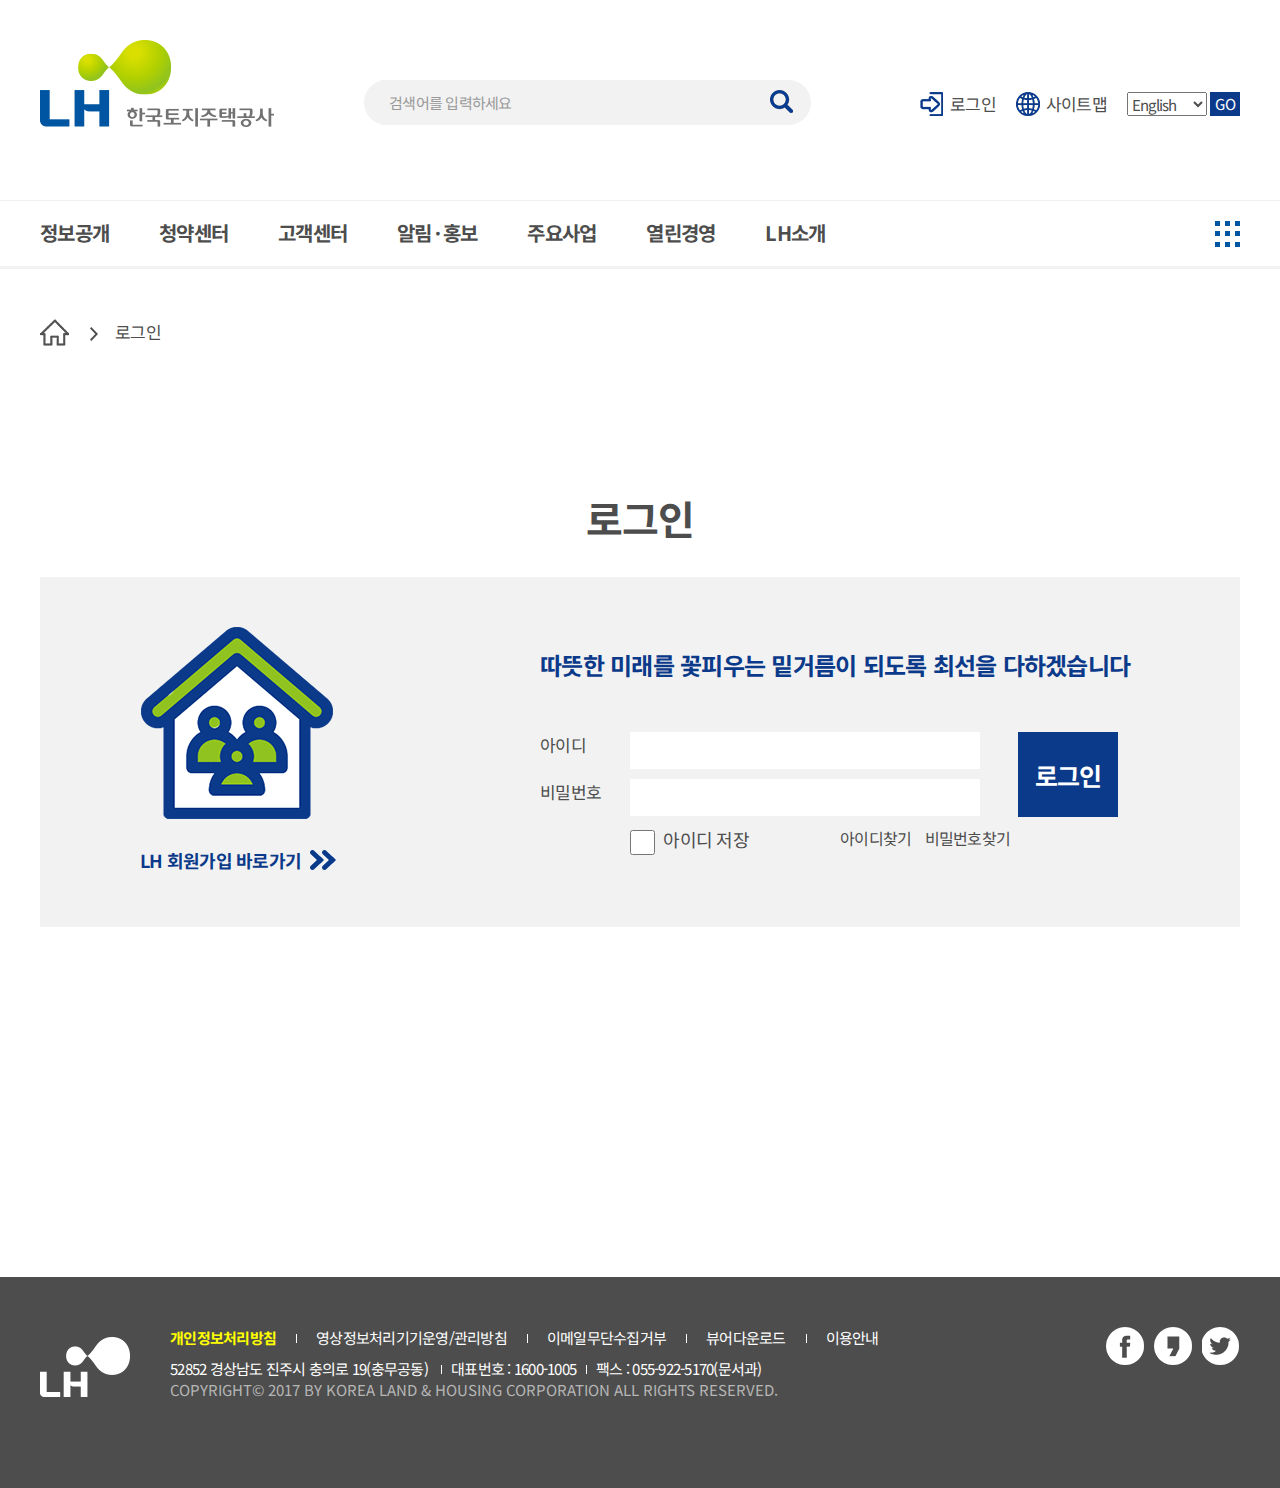
<file: web3/LH_sub1.html>
<!DOCTYPE html PUBLIC "-//W3C//DTD XHTML 1.0 Transitional//EN" "http://www.w3.org/TR/xhtml1/DTD/xhtml1-transitional.dtd">
 <html lang="ko" xml:lang="ko" xmlns="http://www.w3.org/1999/xhtml">
 <head>
 <meta http-equiv="Content-Type" content="text/html; charset=utf-8"/>
 <meta http-equiv="X-UA-Compatible" content="IE=edge" />
<title>LH 로그인</title>
<link href="https://fonts.googleapis.com/css?family=Noto+Sans+KR:100,300,400,500,700,900&amp;subset=korean" rel="stylesheet" />
 <meta name="robots" content="noindex, nofollow" />
 <meta name="keywords" content="LH토지주택공사" />
 <meta name="description" content="LH토지주택공사"/>
 <meta name="author" content="LH토지주택공사"/>

<link rel="stylesheet" type="text/css" href="css/sub1.css" />
  <script src="js/jquery-1.12.4.min.js"></script>
  <script src="js/LH_js.js"></script>


 </head>

<body>
		

	<div id="mainWrap">

		<div id="headerWrap">

			<div id="header">

				<h1><a href="LH_index.html"><img src="images/mainImg/LH_logo.gif" alt="LH한국토지주택공사 로고" /></a></h1>
				<div class="total_search">
					<h2 class="skip">통합검색</h2>
					<form method="post" action="#" name="search" class="search">
						<fieldset>
							<legend>통합검색</legend>
							<label for="search" class="skip">통합검색</label>
							<input type="text" id="search" name="search" value="검색어를 입력하세요"/>
							<button class="searchbtn"><img src="images/mainImg/LH_btnsearch.png" alt="검색" /></button>
						</fieldset>
					</form>
				</div>
						
				<ul class="headerBtn">
					<li><a href="LH_sub1.html" class="headerBtnLogin   fs17">로그인</a></li>
					<li><a href="LH_sub2.html" class="headerBtnMap   fs17">사이트맵</a></li>
					<li>
						<form method="post" action="#" name="language" class="language">
							<fieldset>
								<legend>언어선택</legend>
								<label for="lang_select" class="skip">언어선택</label>
								<select id="lang_select" name="lang_select">
									<option value="#">English</option>
									<option value="#">China</option>
									<option value="#">Japan</option>
								</select>
								<button class="langBtn">GO</button>
							</fieldset>
						</form>
					</li>
				</ul>
			</div>
			<!--header e-->
		</div>
		<!--headerWarp e-->

		<div id="gnbWrap">
			<div class="gnb" id="gnb">
				<h2 class="skip">주메뉴</h2>
				<ul class="gnb1depth">
					<li><a href="#"><span class="fs20">정보공개</span></a>
						<ul class="gnb2depth gnb2depth_1">
							<li><span class="fs17">사전정보공표</span>
								<ul class="gnb3depth">
									<li><a href="LH_sub3.html">경영일반</a></li>
									<li><a href="LH_sub3.html">공사 및 용역현황</a></li>
									<li><a href="LH_sub3.html">부동산 정보</a></li>
									<li><a href="LH_sub3.html">예산, 회계, 감사</a></li>
									<li><a href="LH_sub3.html">주요 사업현황</a></li>
									<li><a href="LH_sub3.html">홍보, 보안, 정보처리</a></li>
									<li><a href="LH_sub3.html">국민관심정보</a></li>
								</ul>
							</li>
							<li><span class="fs17">정보공개</span>
								<ul class="gnb3depth">
									<li><a href="LH_sub1.html">정보공개제도안내</a></li>
									<li><a href="LH_sub1.html">정보목록</a></li>
									<li><a href="LH_sub1.html">LH 사규</a></li>
									<li><a href="LH_sub1.html">정보공개청구</a></li>
									<li><a href="LH_sub1.html">이의신청접수</a></li>
								</ul>
							</li>
							<li><span class="fs17">사업실명제</span>
								<ul class="gnb3depth">
									<li><a href="LH_sub2.html">사업실명제 개요</a></li>
									<li><a href="LH_sub2.html">대상사업 선정기준</a></li>
									<li><a href="LH_sub2.html">대상사업 리스트</a></li>
								</ul>
							</li>
						</ul>
					</li>
					<li><a href="#"><span class="fs20">청약센터</span></a>
						<ul class="gnb2depth  gnb2depth_2">
							<li><span class="fs17">분양정보</span>
								<ul class="gnb3depth">
									<li><a href="LH_sub1.html">공급계획</a></li>
									<li><a href="LH_sub2.html">분양공고문</a></li>
									<li><a href="LH_sub3.html">분양정보</a></li>
									<li><a href="LH_sub1.html">공지사항</a></li>
									<li><a href="LH_sub3.html">자료실</a></li>
									<li><a href="LH_sub1.html">자주묻는 질문-답변(FAQ)</a></li>
									<li><a href="LH_sub2.html">매입공고문</a></li>
									<li><a href="LH_sub3.html">선착순계약가능지구</a></li>
								</ul>
							</li>
							<li><span class="fs17">분양가이드</span>
								<ul class="gnb3depth">
									<li><a href="LH_sub1.html">토지</a></li>
									<li><a href="LH_sub2.html">상가</a></li>
									<li><a href="LH_sub1.html">임대주택</a></li>
									<li><a href="LH_sub3.html">주거복지</a></li>
								</ul>
							</li>
							<li><span class="fs17">인터넷청약</span>
								<ul class="gnb3depth">
									<li><a href="LH_sub1.html">청약연습하기</a></li>
									<li><a href="LH_sub2.html">인터넷청약신청</a></li>
									<li><a href="LH_sub3.html">대표자선임계(토지/상가)</a></li>
									<li><a href="LH_sub1.html">청약신청내역</a></li>
									<li><a href="LH_sub2.html">청약결과조회</a></li>
								</ul>
							</li>
							<li><span class="fs17">고객서비스</span>
								<ul class="gnb3depth">
									<li><a href="LH_sub1.html">토지</a></li>
									<li><a href="LH_sub2.html">상가</a></li>
									<li><a href="LH_sub3.html">분양주택</a></li>
									<li><a href="LH_sub1.html">임대주택</a></li>
									<li><a href="LH_sub2.html">주거복지</a></li>
									<li><a href="LH_sub3.html">공사진행현황</a></li>
									<li><a href="LH_sub1.html">증명서발급</a></li>
									<li><a href="LH_sub3.html">증명서발급내역조회</a></li>
									<li><a href="LH_sub2.html">온라인발급증명서진위확인</a></li>
								</ul>
							</li>
						</ul>
					</li>
					<li><a href="#"><span class="fs20">고객센터</span></a>
						<ul class="gnb2depth gnb2depth_3">
							<li><span class="fs17">고객헌장</span>
								<ul class="gnb3depth">
									<li><a href="LH_sub1.html">고객헌장전문</a></li>
									<li><a href="LH_sub2.html">핵심서비스 이행표준</a></li>
									<li><a href="LH_sub3.html">고객을 맞이하는 자세</a></li>
									<li><a href="LH_sub1.html">고객참여 및 의견제시방법</a></li>
									<li><a href="LH_sub3.html">잘못된 서비스 시정 및 보상</a></li>
									<li><a href="LH_sub2.html">고객님 협조사항</a></li>
								</ul>
							</li>
							<li><span class="fs17">고객신고</span>
								<ul class="gnb3depth">
									<li><a href="LH_sub1.html">예산낭비</a></li>
									<li><a href="LH_sub3.html">불공정하도급</a></li>
									<li><a href="LH_sub2.html">임대주택불법거래</a></li>
									<li><a href="LH_sub1.html">부조리 및 갑질 신고</a></li>
									<li><a href="LH_sub3.html">방만경영예방아이디어</a></li>
									<li><a href="LH_sub3.html">공익신고</a></li>
									<li><a href="LH_sub1.html">청탁금지법 위반 신고</a></li>
									<li><a href="LH_sub3.html">종심제 계약위반 신고</a></li>
								</ul>
							</li>
							
							<li><span class="fs17">민원</span>
								<ul class="gnb3depth">
									<li><a href="LH_sub1.html">민원신청</a></li>
									<li><a href="LH_sub3.html">메뉴펼치기</a></li>
									<li><a href="LH_sub2.html">A/S안내</a></li>
									<li><a href="LH_sub1.html">기업입지지원서비스</a></li>
									<li><a href="LH_sub3.html">증명원신청</a></li>
								</ul>
							</li>
							<li><span class="fs17">콜센터</span>
								<ul class="gnb3depth">
									<li><a href="LH_sub1.html">센터소개</a></li>
									<li><a href="LH_sub2.html">전화상담</a></li>
									<li><a href="LH_sub3.html">문자·이메일상담</a></li>
									<li><a href="LH_sub1.html">관심지구 알리미</a></li>
									<li><a href="LH_sub3.html">ARS서비스</a></li>
								</ul>
							</li>
							<li class="secondline"><span class="fs17 ">규제개혁</span>
								<ul class="gnb3depth">
									<li><a href="LH_sub2.html">규제개혁안내</a></li>
									<li><a href="LH_sub1.html">제안목록보기</a></li>
									<li><a href="LH_sub3.html">채택제안보기</a></li>
								</ul>
							</li>
							<li  class="secondline"><span class="fs17">직원칭찬</span>
								<ul class="gnb3depth">
									<li><a href="LH_sub2.html">직원칭찬 안내</a></li>
									<li><a href="LH_sub1.html">직원칭찬</a></li>
								</ul>
							</li>
							
							<li class="secondline"><span class="fs17">고객제안</span>
								<ul class="gnb3depth">
									<li><a href="LH_sub1.html">고객제안안내</a></li>
									<li><a href="LH_sub3.html">고객제안목록보기</a></li>
									<li><a href="LH_sub2.html">채택제안보기</a></li>
								</ul>
							</li>
						</ul>
					</li>
					<li><a href="#"><span class="fs20">알림·홍보</span></a>
						<ul class="gnb2depth gnb2depth_4">
							<li><span class="fs17">알림</span>
								<ul class="gnb3depth">
									<li><a href="LH_sub1.html">공지사항</a></li>
									<li><a href="LH_sub2.html">공모안내</a></li>
									<li><a href="LH_sub3.html">보도자료</a></li>
									<li><a href="LH_sub3.html">전자조달</a></li>
									<li><a href="LH_sub1.html">토지수익연계채권</a></li>
								</ul>
							</li>
							<li><span class="fs17">좋은 일자리만들기</span>
								<ul class="gnb3depth">
									<li><a href="LH_sub1.html">일자리 아이디어</a></li>
									<li><a href="LH_sub2.html">LH 일자리 정보</a></li>
									<li><a href="LH_sub3.html">LH Good Job Plan 시즌2</a></li>
									<li><a href="LH_sub1.html">LH형 일자리 지표</a></li>
									<li><a href="LH_sub3.html">자료실·보도자료</a></li>
									<li><a href="LH_sub2.html">일자리 현장 스케치</a></li>
									<li><a href="LH_sub1.html">좋은 일자리 추진단</a></li>
								</ul>
							</li>

							<li><span class="fs17">홍보</span>
								<ul class="gnb3depth">
									<li><a href="LH_sub1.html">TV에서 본 LH</a></li>
									<li><a href="LH_sub2.html">방송광고</a></li>
									<li><a href="LH_sub3.html">인쇄광고</a></li>
									<li><a href="LH_sub1.html">홍보동영상</a></li>
									<li><a href="LH_sub3.html">홍보브로셔</a></li>
									<li><a href="LH_sub2.html">CI/브랜드</a></li>
								</ul>
							</li>
							<li><span class="fs17">LH스포츠단</span>
								<ul class="gnb3depth">
									<li><a href="LH_sub2.html">스포츠단소개</a></li>
									<li><a href="LH_sub1.html">양궁팀</a></li>
									<li><a href="LH_sub3.html">레슬링팀</a></li>
									<li><a href="LH_sub3.html">근대5종팀</a></li>
								</ul>
							</li>
							
							<li class="secondline"><span class="fs17">LH웹진</span>
								<ul class="gnb3depth">
									<li><a href="LH_sub2.html">with LH</a></li>
									<li><a href="LH_sub1.html">LH 우수 공동주택 작품집</a></li>
								</ul>
							</li>
						</ul>
					</li>
					<li><a href="#"><span class="fs20">주요사업</span></a>
						<ul class="gnb2depth gnb2depth_5">
							
							<li><span class="fs17">공공주택사업</span>
								<ul class="gnb3depth">
									<li><a href="LH_sub2.html">공공분양</a></li>
									<li><a href="LH_sub3.html">공공임대</a></li>
									<li><a href="LH_sub1.html">공공주택</a></li>
									<li><a href="LH_sub3.html">사업대상지</a></li>
									<li><a href="LH_sub3.html">제안제도</a></li>
									<li><a href="LH_sub3.html">주택정보자료</a></li>
									<li><a href="LH_sub1.html">주택기술</a></li>
									<li><a href="LH_sub3.html">의견수렴방</a></li>
								</ul>
							</li>
							<li><span class="fs17">도시환경조성사업</span>
								<ul class="gnb3depth">
									<li><a href="LH_sub1.html">신도시개발</a></li>
									<li><a href="LH_sub2.html">택지개발</a></li>
									<li><a href="LH_sub3.html">도시개발</a></li>
									<li><a href="LH_sub1.html">집단에너지사업</a></li>
									<li><a href="LH_sub2.html">스마트시티</a></li>
									<li><a href="LH_sub1.html">문화재조사</a></li>
									<li><a href="LH_sub3.html">부동산금융사업</a></li>
									<li><a href="LH_sub1.html">공간정보화</a></li>
								</ul>
							</li>
							<li><span class="fs17">국가정책사업</span>
								<ul class="gnb3depth">
									<li><a href="LH_sub1.html">개발제한구역</a></li>
									<li><a href="LH_sub3.html">행복도시(세종)</a></li>
									<li><a href="LH_sub2.html">혁신도시</a></li>
									<li><a href="LH_sub1.html">산업/물류단지</a></li>
									<li><a href="LH_sub3.html">경제자유구역</a></li>
									<li><a href="LH_sub3.html">해외사업</a></li>
									<li><a href="LH_sub1.html">남북경제협력</a></li>
								</ul>
							</li>
							<li><span class="fs17">연구기술</span>
								<ul class="gnb3depth">
									<li><a href="LH_sub2.html">토지주택연구원소개</a></li>
									<li><a href="LH_sub3.html">인증 및 평가</a></li>
									<li><a href="LH_sub1.html">특허</a></li>
									<li><a href="LH_sub3.html">국외출장자료</a></li>
									<li><a href="LH_sub3.html">부동산정책/통계</a></li>
								</ul>
							</li>
							<li class="secondline"><span class="fs17">주거복지사업</span>
								<ul class="gnb3depth">
									<li><a href="LH_sub1.html">행복주택</a></li>
									<li><a href="LH_sub2.html">임대주택</a></li>
									<li><a href="LH_sub3.html">도시정비</a></li>
								</ul>
							</li>
						</ul>
					</li>
					<li><a href="#"><span class="fs20">열린경영</span></a>
						<ul class="gnb2depth gnb2depth_6">
							<li><span class="fs17">경영공시</span>
								<ul class="gnb3depth">
									<li><a href="LH_sub1.html">경영공시 목록</a></li>
									<li><a href="LH_sub2.html">경영현황</a></li>
									<li><a href="LH_sub3.html">경영계획</a></li>
									<li><a href="LH_sub2.html">경영성과</a></li>
									<li><a href="LH_sub1.html">재무현황</a></li>
									<li><a href="LH_sub2.html">대내·외 평가결과</a></li>
									<li><a href="LH_sub3.html">정상화계획</a></li>
									<li><a href="LH_sub2.html">기타</a></li>
								</ul>
							</li>
							<li><span class="fs17">지속가능경영</span>
								<ul class="gnb3depth">
									<li><a href="LH_sub1.html">지속가능경영 시스템</a></li>
									<li><a href="LH_sub2.html">지속가능경영 보고서</a></li>
									<li><a href="LH_sub3.html">LH 혁신계획</a></li>
								</ul>
							</li>


							<li><span class="fs17">윤리경영</span>
								<ul class="gnb3depth">
									<li><a href="LH_sub1.html">윤리경영시스템</a></li>
									<li><a href="LH_sub3.html">윤리기준</a></li>
									<li><a href="LH_sub2.html">윤리소식</a></li>
									<li><a href="LH_sub3.html">LH청렴 옴부즈만</a></li>
								</ul>
							</li>
							<li><span class="fs17">청렴알리미</span>
								<ul class="gnb3depth">
									<li><a href="LH_sub1.html">공개자료</a></li>
									<li><a href="LH_sub3.html">청렴활동</a></li>
									<li><a href="LH_sub2.html">청탁금지법 상담내역</a></li>
								</ul>
							</li>
							
							<li class="secondline"><span class="fs17">사회공헌</span>
								<ul class="gnb3depth">
									<li><a href="LH_sub1.html">소개</a></li>
									<li><a href="LH_sub3.html">사회공헌활동</a></li>
									<li><a href="LH_sub3.html">봉사단</a></li>
								</ul>
							</li>
							<li class="secondline"><span class="fs17">동반성장</span>
								<ul class="gnb3depth">
									<li><a href="LH_sub1.html">LH의 동반성장</a></li>
									<li><a href="LH_sub2.html">중소기업 동반성장 프로그램</a></li>
									<li><a href="LH_sub3.html">소통마당</a></li>
								</ul>
							</li>
							<li class="secondline"><span class="fs17">이사회</span>
								<ul class="gnb3depth">
									<li><a href="LH_sub1.html">로그인</a></li>
								</ul>
							</li>
							<li class="secondline"><span class="fs17">인권경영</span>
								<ul class="gnb3depth">
									<li><a href="LH_sub1.html">인권경영규정</a></li>
									<li><a href="LH_sub2.html">추진체계</a></li>
									<li><a href="LH_sub3.html">인권경영 소식</a></li>
								</ul>
							</li>
						</ul>
					</li>
					<li><a href="#"><span class="fs20">LH소개</span></a>
						<ul class="gnb2depth gnb2depth_7">
							<li class="firstline"><span class="fs17">공사소개</span>
								<ul class="gnb3depth">
									<li><a href="LH_sub1.html">설립근거</a></li>
									<li><a href="LH_sub2.html">연혁</a></li>
									<li><a href="LH_sub3.html">미션 및 비전</a></li>
									<li><a href="LH_sub1.html">경영방향</a></li>
									<li><a href="LH_sub3.html">경영목표</a></li>
								</ul>
							</li>
							<li class="firstline"><span class="fs17">CEO</span>
								<ul class="gnb3depth">
									<li><a href="LH_sub3.html">인사말</a></li>
									<li><a href="LH_sub2.html">경력</a></li>
									<li><a href="LH_sub1.html">주요동정</a></li>
									<li><a href="LH_sub3.html">경영방침</a></li>
								</ul>
							</li>
							<li class="firstline"><span class="fs17">채용정보</span>
								<ul class="gnb3depth">
									<li><a href="LH_sub3.html">LH 인재상</a></li>
									<li><a href="LH_sub1.html">정규직 채용</a></li>
									<li><a href="LH_sub3.html">비정규직 채용</a></li>
								</ul>
							</li>
							<li class="firstline"><span class="fs17">조직</span>
								<ul class="gnb3depth">
									<li><a href="LH_sub2.html">조직안내</a></li>
									<li><a href="LH_sub1.html">임원소개</a></li>
								</ul>
							</li>
							<li class="secondline_2"><span class="fs17">찾아오시는길</span>
								<ul class="gnb3depth">
									<li><a href="LH_sub3.html">본사안내</a></li>
									<li><a href="LH_sub1.html">지역본부안내</a></li>
								</ul>
							</li>
							<li class="secondline_2"><span class="fs17">직원광장</span>
								<ul class="gnb3depth">
									<li><a href="LH_sub1.html">직원광장 로그인</a></li>
								</ul>
							</li>
						</ul>
					</li>
				</ul>
				<a href="LH_sub3.html" class="gnbAll"><img src="images/mainImg/LH_menu_all.gif" alt="전체메뉴 바로가기" /></a>
			</div>
			<!--gnb e-->
		</div>
		<!--gnbWarp e-->



		<div id="loginWrap">
			<div class="miniNavi_login">
				<ul>
					<li><a href="LH_index.html"><img src="images/subImg/LH_mininavi_home.png" alt="홈으로 이동" /></a></li>
					<li><span class="fs17">로그인</span></li>
				</ul>
			</div><!--miniNavi_login-->
				
			<h3 class="subh3">로그인</h3>

			<div class="login">
				<form method="post" action="/ " name="loginfrm">
					<fieldset>
						<legend>로그인</legend>
						<div class="loginLeft">
							<a href="LH_sub2.html"><span>LH 회원가입 바로가기</span></a>
						</div><!--loginLeft-->
						<div class="loginRight">
							<p>따뜻한 미래를 꽃피우는 밑거름이 되도록 최선을 다하겠습니다</p>

							<div class="userInput">
								<dl>
									<dt><label for="userId" class="fs17">아이디</label></dt>
									<dd><input type="text" id="userId" name="userId" /></dd>

									<dt><label for="userPw" class="fs17">비밀번호</label></dt>
									<dd><input type="password" id="userPw" name="userPw" /></dd>
								</dl>

								<input type="checkbox" id="saveId" name="saveId" />
								<label for="saveId" class="saveId">아이디 저장</label>

								<p class="findIdPw">
									<a href="LH_sub2.html">아이디찾기</a>
									<a href="LH_sub2.html">비밀번호찾기</a>
								</p>
							</div><!--userInput-->

							<button>로그인</button>


						</div><!--loginRight-->
					</fieldset>
				</form>
					
			</div><!--login-->
		</div><!--loginWrap-->



		<div id="footerWrap">

			<div id="footer">
				<p><img src="images/mainImg/LH_footer_logo.png" alt="LH" /></p>
				<div class="footerMenu">
					<ul class="footerMenuTxt">
						<li><a href="#">개인정보처리방침</a></li>
						<li><a href="#">영상정보처리기기운영/관리방침</a></li>
						<li><a href="#">이메일무단수집거부</a></li>
						<li><a href="#">뷰어다운로드</a></li>
						<li><a href="#">이용안내</a></li>
					</ul>
					<address>52852 경상남도 진주시 충의로 19(충무공동) <span class="address_style">대표번호 : 1600-1005</span><span class="address_style">팩스 : 055-922-5170(문서과)</span></address>
					<p>COPYRIGHT&copy; 2017 BY KOREA LAND &amp; HOUSING CORPORATION ALL RIGHTS RESERVED.</p>
				</div>
				<!--footerMenu-->

				<div class="footerSns">
					<ul class="footerSnsList">
						<li><a href="LH_sub1.html" target="_blank" title="새창" class="footerSns_facebook">페이스북</a></li>
						<li><a href="LH_sub2.html" target="_blank" title="새창" class="footerSns_kakao">카카오스토리</a></li>
						<li><a href="LH_sub3.html" target="_blank" title="새창" class="footerSns_twitter">트위터</a></li>
					</ul>
				</div>
				<!--footerSns-->
			</div>
			<!--footer-->

		</div>
		<!--footerWrap-->

	</div><!--mainWrap-->






</body>

</html>
</file>
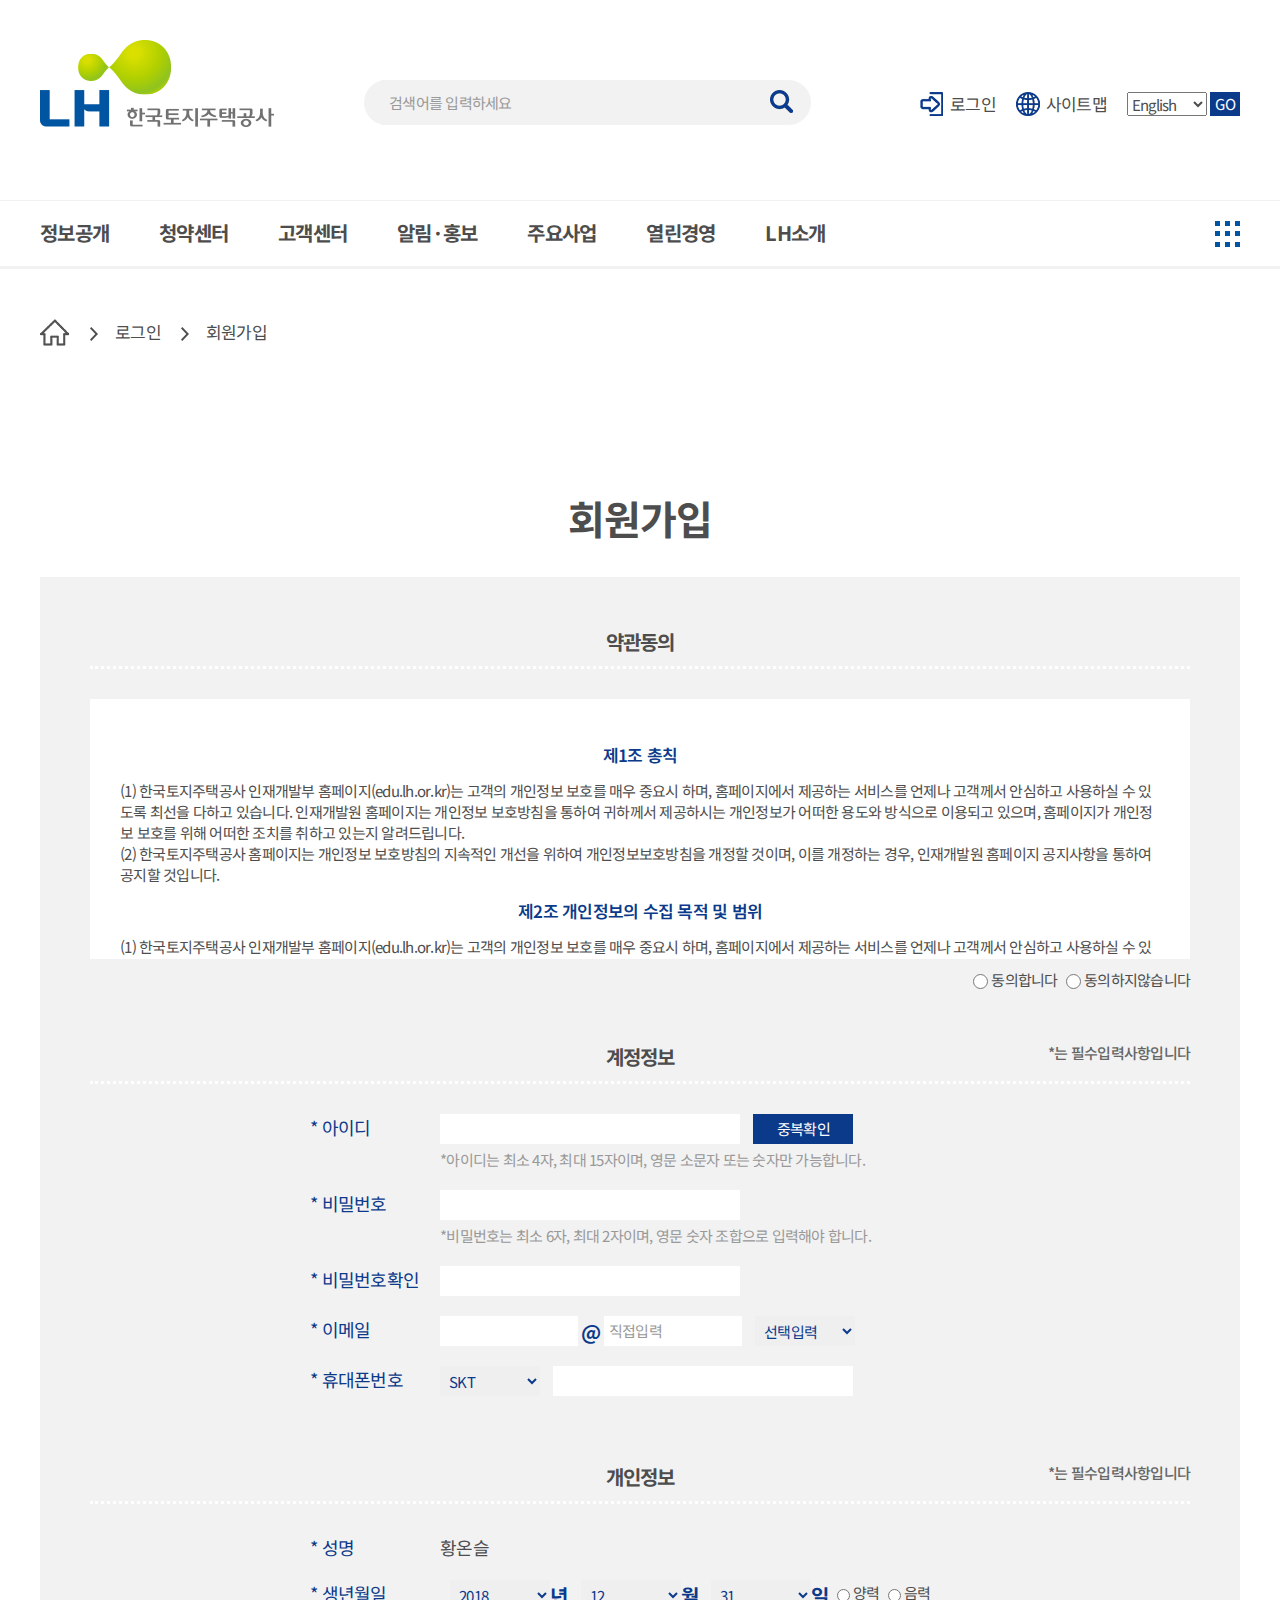
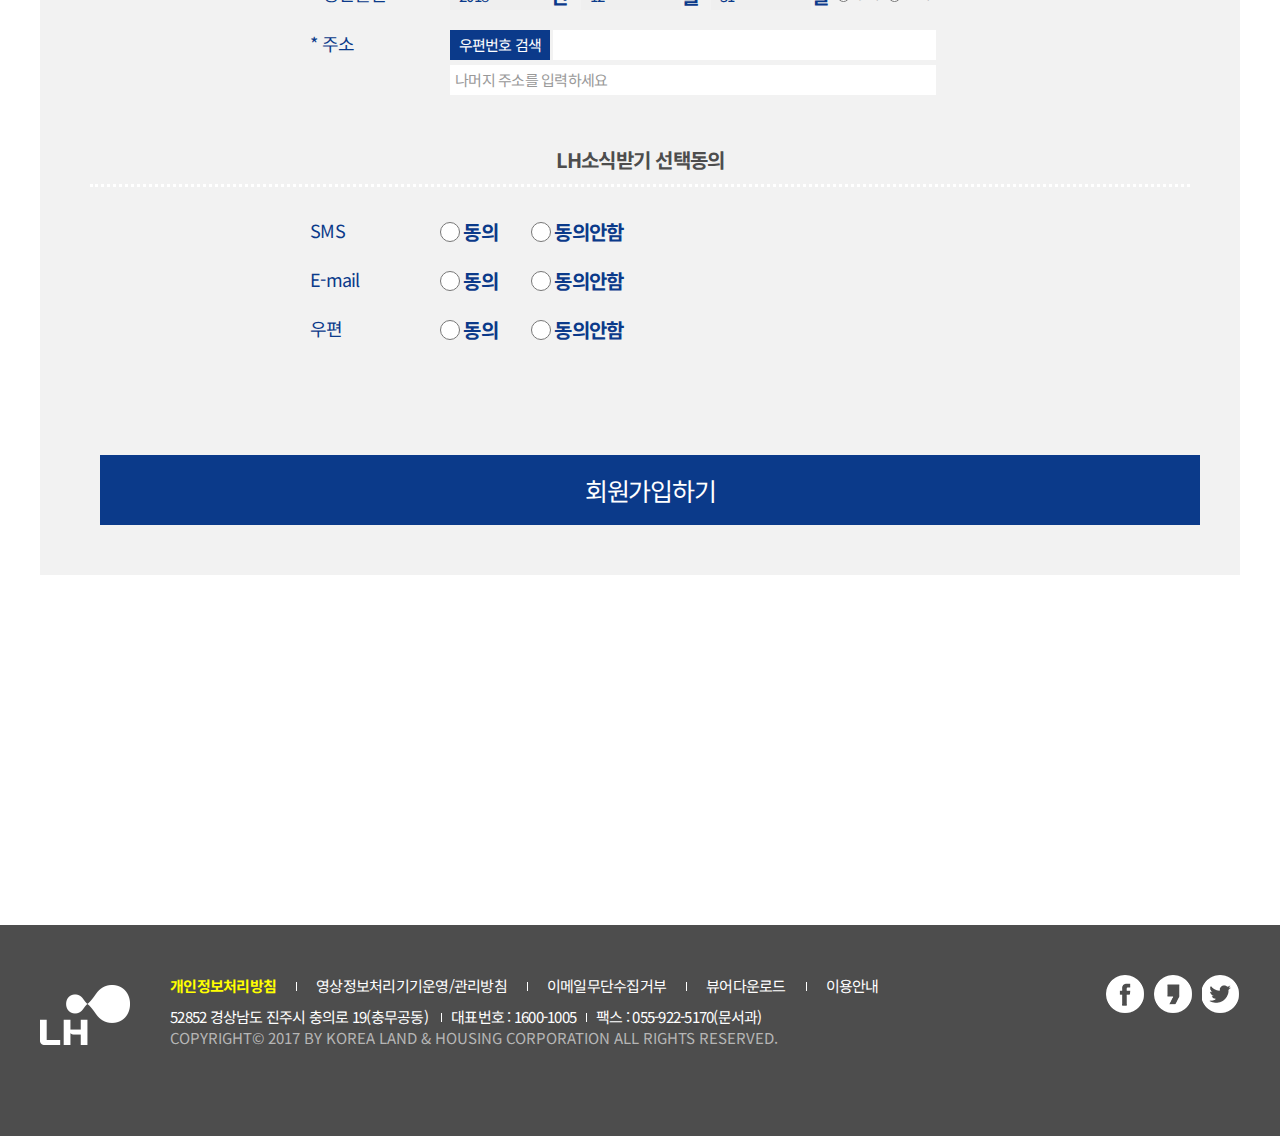
<file: web3/LH_sub2.html>
<!DOCTYPE html PUBLIC "-//W3C//DTD XHTML 1.0 Transitional//EN" "http://www.w3.org/TR/xhtml1/DTD/xhtml1-transitional.dtd">
<html lang="ko" xml:lang="ko" xmlns="http://www.w3.org/1999/xhtml">

<head>
    <meta http-equiv="Content-Type" content="text/html; charset=utf-8" />
    <meta http-equiv="X-UA-Compatible" content="IE=edge" />
    <title>LH 회원가입</title>
    <meta name="robots" content="noindex, nofollow" />
    <meta name="keywords" content="LH토지주택공사" />
    <meta name="description" content="LH토지주택공사" />
    <meta name="author" content="LH토지주택공사" />

<link rel="stylesheet" type="text/css" href="css/sub2.css" />
  <script src="js/jquery-1.12.4.min.js"></script>
  <script src="js/LH_js.js"></script>

</head>

<body>





	<div id="mainWrap">

		<div id="headerWrap">

			<div id="header">

				<h1><a href="LH_index.html"><img src="images/mainImg/LH_logo.gif" alt="LH한국토지주택공사 로고" /></a></h1>
				<div class="total_search">
					<h2 class="skip">통합검색</h2>
					<form method="post" action="#" name="search" class="search">
						<fieldset>
							<legend>통합검색</legend>
							<label for="search" class="skip">통합검색</label>
							<input type="text" id="search" name="search" value="검색어를 입력하세요"/>
							<button class="searchbtn"><img src="images/mainImg/LH_btnsearch.png" alt="검색" /></button>
						</fieldset>
					</form>
				</div>
						
				<ul class="headerBtn">
					<li><a href="LH_sub1.html" class="headerBtnLogin   fs17">로그인</a></li>
					<li><a href="LH_sub2.html" class="headerBtnMap   fs17">사이트맵</a></li>
					<li>
						<form method="post" action="#" name="language" class="language">
							<fieldset>
								<legend>언어선택</legend>
								<label for="lang_select" class="skip">언어선택</label>
								<select id="lang_select" name="lang_select">
									<option value="#">English</option>
									<option value="#">China</option>
									<option value="#">Japan</option>
								</select>
								<button class="langBtn">GO</button>
							</fieldset>
						</form>
					</li>
				</ul>
			</div>
			<!--header e-->
		</div>
		<!--headerWarp e-->

		<div id="gnbWrap">
			<div class="gnb" id="gnb">
				<h2 class="skip">주메뉴</h2>
				<ul class="gnb1depth">
					<li><a href="#"><span class="fs20">정보공개</span></a>
						<ul class="gnb2depth gnb2depth_1">
							<li><span class="fs17">사전정보공표</span>
								<ul class="gnb3depth">
									<li><a href="LH_sub3.html">경영일반</a></li>
									<li><a href="LH_sub3.html">공사 및 용역현황</a></li>
									<li><a href="LH_sub3.html">부동산 정보</a></li>
									<li><a href="LH_sub3.html">예산, 회계, 감사</a></li>
									<li><a href="LH_sub3.html">주요 사업현황</a></li>
									<li><a href="LH_sub3.html">홍보, 보안, 정보처리</a></li>
									<li><a href="LH_sub3.html">국민관심정보</a></li>
								</ul>
							</li>
							<li><span class="fs17">정보공개</span>
								<ul class="gnb3depth">
									<li><a href="LH_sub1.html">정보공개제도안내</a></li>
									<li><a href="LH_sub1.html">정보목록</a></li>
									<li><a href="LH_sub1.html">LH 사규</a></li>
									<li><a href="LH_sub1.html">정보공개청구</a></li>
									<li><a href="LH_sub1.html">이의신청접수</a></li>
								</ul>
							</li>
							<li><span class="fs17">사업실명제</span>
								<ul class="gnb3depth">
									<li><a href="LH_sub2.html">사업실명제 개요</a></li>
									<li><a href="LH_sub2.html">대상사업 선정기준</a></li>
									<li><a href="LH_sub2.html">대상사업 리스트</a></li>
								</ul>
							</li>
						</ul>
					</li>
					<li><a href="#"><span class="fs20">청약센터</span></a>
						<ul class="gnb2depth  gnb2depth_2">
							<li><span class="fs17">분양정보</span>
								<ul class="gnb3depth">
									<li><a href="LH_sub1.html">공급계획</a></li>
									<li><a href="LH_sub2.html">분양공고문</a></li>
									<li><a href="LH_sub3.html">분양정보</a></li>
									<li><a href="LH_sub1.html">공지사항</a></li>
									<li><a href="LH_sub3.html">자료실</a></li>
									<li><a href="LH_sub1.html">자주묻는 질문-답변(FAQ)</a></li>
									<li><a href="LH_sub2.html">매입공고문</a></li>
									<li><a href="LH_sub3.html">선착순계약가능지구</a></li>
								</ul>
							</li>
							<li><span class="fs17">분양가이드</span>
								<ul class="gnb3depth">
									<li><a href="LH_sub1.html">토지</a></li>
									<li><a href="LH_sub2.html">상가</a></li>
									<li><a href="LH_sub1.html">임대주택</a></li>
									<li><a href="LH_sub3.html">주거복지</a></li>
								</ul>
							</li>
							<li><span class="fs17">인터넷청약</span>
								<ul class="gnb3depth">
									<li><a href="LH_sub1.html">청약연습하기</a></li>
									<li><a href="LH_sub2.html">인터넷청약신청</a></li>
									<li><a href="LH_sub3.html">대표자선임계(토지/상가)</a></li>
									<li><a href="LH_sub1.html">청약신청내역</a></li>
									<li><a href="LH_sub2.html">청약결과조회</a></li>
								</ul>
							</li>
							<li><span class="fs17">고객서비스</span>
								<ul class="gnb3depth">
									<li><a href="LH_sub1.html">토지</a></li>
									<li><a href="LH_sub2.html">상가</a></li>
									<li><a href="LH_sub3.html">분양주택</a></li>
									<li><a href="LH_sub1.html">임대주택</a></li>
									<li><a href="LH_sub2.html">주거복지</a></li>
									<li><a href="LH_sub3.html">공사진행현황</a></li>
									<li><a href="LH_sub1.html">증명서발급</a></li>
									<li><a href="LH_sub3.html">증명서발급내역조회</a></li>
									<li><a href="LH_sub2.html">온라인발급증명서진위확인</a></li>
								</ul>
							</li>
						</ul>
					</li>
					<li><a href="#"><span class="fs20">고객센터</span></a>
						<ul class="gnb2depth gnb2depth_3">
							<li><span class="fs17">고객헌장</span>
								<ul class="gnb3depth">
									<li><a href="LH_sub1.html">고객헌장전문</a></li>
									<li><a href="LH_sub2.html">핵심서비스 이행표준</a></li>
									<li><a href="LH_sub3.html">고객을 맞이하는 자세</a></li>
									<li><a href="LH_sub1.html">고객참여 및 의견제시방법</a></li>
									<li><a href="LH_sub3.html">잘못된 서비스 시정 및 보상</a></li>
									<li><a href="LH_sub2.html">고객님 협조사항</a></li>
								</ul>
							</li>
							<li><span class="fs17">고객신고</span>
								<ul class="gnb3depth">
									<li><a href="LH_sub1.html">예산낭비</a></li>
									<li><a href="LH_sub3.html">불공정하도급</a></li>
									<li><a href="LH_sub2.html">임대주택불법거래</a></li>
									<li><a href="LH_sub1.html">부조리 및 갑질 신고</a></li>
									<li><a href="LH_sub3.html">방만경영예방아이디어</a></li>
									<li><a href="LH_sub3.html">공익신고</a></li>
									<li><a href="LH_sub1.html">청탁금지법 위반 신고</a></li>
									<li><a href="LH_sub3.html">종심제 계약위반 신고</a></li>
								</ul>
							</li>
							
							<li><span class="fs17">민원</span>
								<ul class="gnb3depth">
									<li><a href="LH_sub1.html">민원신청</a></li>
									<li><a href="LH_sub3.html">메뉴펼치기</a></li>
									<li><a href="LH_sub2.html">A/S안내</a></li>
									<li><a href="LH_sub1.html">기업입지지원서비스</a></li>
									<li><a href="LH_sub3.html">증명원신청</a></li>
								</ul>
							</li>
							<li><span class="fs17">콜센터</span>
								<ul class="gnb3depth">
									<li><a href="LH_sub1.html">센터소개</a></li>
									<li><a href="LH_sub2.html">전화상담</a></li>
									<li><a href="LH_sub3.html">문자·이메일상담</a></li>
									<li><a href="LH_sub1.html">관심지구 알리미</a></li>
									<li><a href="LH_sub3.html">ARS서비스</a></li>
								</ul>
							</li>
							<li class="secondline"><span class="fs17 ">규제개혁</span>
								<ul class="gnb3depth">
									<li><a href="LH_sub2.html">규제개혁안내</a></li>
									<li><a href="LH_sub1.html">제안목록보기</a></li>
									<li><a href="LH_sub3.html">채택제안보기</a></li>
								</ul>
							</li>
							<li  class="secondline"><span class="fs17">직원칭찬</span>
								<ul class="gnb3depth">
									<li><a href="LH_sub2.html">직원칭찬 안내</a></li>
									<li><a href="LH_sub1.html">직원칭찬</a></li>
								</ul>
							</li>
							
							<li class="secondline"><span class="fs17">고객제안</span>
								<ul class="gnb3depth">
									<li><a href="LH_sub1.html">고객제안안내</a></li>
									<li><a href="LH_sub3.html">고객제안목록보기</a></li>
									<li><a href="LH_sub2.html">채택제안보기</a></li>
								</ul>
							</li>
						</ul>
					</li>
					<li><a href="#"><span class="fs20">알림·홍보</span></a>
						<ul class="gnb2depth gnb2depth_4">
							<li><span class="fs17">알림</span>
								<ul class="gnb3depth">
									<li><a href="LH_sub1.html">공지사항</a></li>
									<li><a href="LH_sub2.html">공모안내</a></li>
									<li><a href="LH_sub3.html">보도자료</a></li>
									<li><a href="LH_sub3.html">전자조달</a></li>
									<li><a href="LH_sub1.html">토지수익연계채권</a></li>
								</ul>
							</li>
							<li><span class="fs17">좋은 일자리만들기</span>
								<ul class="gnb3depth">
									<li><a href="LH_sub1.html">일자리 아이디어</a></li>
									<li><a href="LH_sub2.html">LH 일자리 정보</a></li>
									<li><a href="LH_sub3.html">LH Good Job Plan 시즌2</a></li>
									<li><a href="LH_sub1.html">LH형 일자리 지표</a></li>
									<li><a href="LH_sub3.html">자료실·보도자료</a></li>
									<li><a href="LH_sub2.html">일자리 현장 스케치</a></li>
									<li><a href="LH_sub1.html">좋은 일자리 추진단</a></li>
								</ul>
							</li>

							<li><span class="fs17">홍보</span>
								<ul class="gnb3depth">
									<li><a href="LH_sub1.html">TV에서 본 LH</a></li>
									<li><a href="LH_sub2.html">방송광고</a></li>
									<li><a href="LH_sub3.html">인쇄광고</a></li>
									<li><a href="LH_sub1.html">홍보동영상</a></li>
									<li><a href="LH_sub3.html">홍보브로셔</a></li>
									<li><a href="LH_sub2.html">CI/브랜드</a></li>
								</ul>
							</li>
							<li><span class="fs17">LH스포츠단</span>
								<ul class="gnb3depth">
									<li><a href="LH_sub2.html">스포츠단소개</a></li>
									<li><a href="LH_sub1.html">양궁팀</a></li>
									<li><a href="LH_sub3.html">레슬링팀</a></li>
									<li><a href="LH_sub3.html">근대5종팀</a></li>
								</ul>
							</li>
							
							<li class="secondline"><span class="fs17">LH웹진</span>
								<ul class="gnb3depth">
									<li><a href="LH_sub2.html">with LH</a></li>
									<li><a href="LH_sub1.html">LH 우수 공동주택 작품집</a></li>
								</ul>
							</li>
						</ul>
					</li>
					<li><a href="#"><span class="fs20">주요사업</span></a>
						<ul class="gnb2depth gnb2depth_5">
							
							<li><span class="fs17">공공주택사업</span>
								<ul class="gnb3depth">
									<li><a href="LH_sub2.html">공공분양</a></li>
									<li><a href="LH_sub3.html">공공임대</a></li>
									<li><a href="LH_sub1.html">공공주택</a></li>
									<li><a href="LH_sub3.html">사업대상지</a></li>
									<li><a href="LH_sub3.html">제안제도</a></li>
									<li><a href="LH_sub3.html">주택정보자료</a></li>
									<li><a href="LH_sub1.html">주택기술</a></li>
									<li><a href="LH_sub3.html">의견수렴방</a></li>
								</ul>
							</li>
							<li><span class="fs17">도시환경조성사업</span>
								<ul class="gnb3depth">
									<li><a href="LH_sub1.html">신도시개발</a></li>
									<li><a href="LH_sub2.html">택지개발</a></li>
									<li><a href="LH_sub3.html">도시개발</a></li>
									<li><a href="LH_sub1.html">집단에너지사업</a></li>
									<li><a href="LH_sub2.html">스마트시티</a></li>
									<li><a href="LH_sub1.html">문화재조사</a></li>
									<li><a href="LH_sub3.html">부동산금융사업</a></li>
									<li><a href="LH_sub1.html">공간정보화</a></li>
								</ul>
							</li>
							<li><span class="fs17">국가정책사업</span>
								<ul class="gnb3depth">
									<li><a href="LH_sub1.html">개발제한구역</a></li>
									<li><a href="LH_sub3.html">행복도시(세종)</a></li>
									<li><a href="LH_sub2.html">혁신도시</a></li>
									<li><a href="LH_sub1.html">산업/물류단지</a></li>
									<li><a href="LH_sub3.html">경제자유구역</a></li>
									<li><a href="LH_sub3.html">해외사업</a></li>
									<li><a href="LH_sub1.html">남북경제협력</a></li>
								</ul>
							</li>
							<li><span class="fs17">연구기술</span>
								<ul class="gnb3depth">
									<li><a href="LH_sub2.html">토지주택연구원소개</a></li>
									<li><a href="LH_sub3.html">인증 및 평가</a></li>
									<li><a href="LH_sub1.html">특허</a></li>
									<li><a href="LH_sub3.html">국외출장자료</a></li>
									<li><a href="LH_sub3.html">부동산정책/통계</a></li>
								</ul>
							</li>
							<li class="secondline"><span class="fs17">주거복지사업</span>
								<ul class="gnb3depth">
									<li><a href="LH_sub1.html">행복주택</a></li>
									<li><a href="LH_sub2.html">임대주택</a></li>
									<li><a href="LH_sub3.html">도시정비</a></li>
								</ul>
							</li>
						</ul>
					</li>
					<li><a href="#"><span class="fs20">열린경영</span></a>
						<ul class="gnb2depth gnb2depth_6">
							<li><span class="fs17">경영공시</span>
								<ul class="gnb3depth">
									<li><a href="LH_sub1.html">경영공시 목록</a></li>
									<li><a href="LH_sub2.html">경영현황</a></li>
									<li><a href="LH_sub3.html">경영계획</a></li>
									<li><a href="LH_sub2.html">경영성과</a></li>
									<li><a href="LH_sub1.html">재무현황</a></li>
									<li><a href="LH_sub2.html">대내·외 평가결과</a></li>
									<li><a href="LH_sub3.html">정상화계획</a></li>
									<li><a href="LH_sub2.html">기타</a></li>
								</ul>
							</li>
							<li><span class="fs17">지속가능경영</span>
								<ul class="gnb3depth">
									<li><a href="LH_sub1.html">지속가능경영 시스템</a></li>
									<li><a href="LH_sub2.html">지속가능경영 보고서</a></li>
									<li><a href="LH_sub3.html">LH 혁신계획</a></li>
								</ul>
							</li>


							<li><span class="fs17">윤리경영</span>
								<ul class="gnb3depth">
									<li><a href="LH_sub1.html">윤리경영시스템</a></li>
									<li><a href="LH_sub3.html">윤리기준</a></li>
									<li><a href="LH_sub2.html">윤리소식</a></li>
									<li><a href="LH_sub3.html">LH청렴 옴부즈만</a></li>
								</ul>
							</li>
							<li><span class="fs17">청렴알리미</span>
								<ul class="gnb3depth">
									<li><a href="LH_sub1.html">공개자료</a></li>
									<li><a href="LH_sub3.html">청렴활동</a></li>
									<li><a href="LH_sub2.html">청탁금지법 상담내역</a></li>
								</ul>
							</li>
							
							<li class="secondline"><span class="fs17">사회공헌</span>
								<ul class="gnb3depth">
									<li><a href="LH_sub1.html">소개</a></li>
									<li><a href="LH_sub3.html">사회공헌활동</a></li>
									<li><a href="LH_sub3.html">봉사단</a></li>
								</ul>
							</li>
							<li class="secondline"><span class="fs17">동반성장</span>
								<ul class="gnb3depth">
									<li><a href="LH_sub1.html">LH의 동반성장</a></li>
									<li><a href="LH_sub2.html">중소기업 동반성장 프로그램</a></li>
									<li><a href="LH_sub3.html">소통마당</a></li>
								</ul>
							</li>
							<li class="secondline"><span class="fs17">이사회</span>
								<ul class="gnb3depth">
									<li><a href="LH_sub1.html">로그인</a></li>
								</ul>
							</li>
							<li class="secondline"><span class="fs17">인권경영</span>
								<ul class="gnb3depth">
									<li><a href="LH_sub1.html">인권경영규정</a></li>
									<li><a href="LH_sub2.html">추진체계</a></li>
									<li><a href="LH_sub3.html">인권경영 소식</a></li>
								</ul>
							</li>
						</ul>
					</li>
					<li><a href="#"><span class="fs20">LH소개</span></a>
						<ul class="gnb2depth gnb2depth_7">
							<li class="firstline"><span class="fs17">공사소개</span>
								<ul class="gnb3depth">
									<li><a href="LH_sub1.html">설립근거</a></li>
									<li><a href="LH_sub2.html">연혁</a></li>
									<li><a href="LH_sub3.html">미션 및 비전</a></li>
									<li><a href="LH_sub1.html">경영방향</a></li>
									<li><a href="LH_sub3.html">경영목표</a></li>
								</ul>
							</li>
							<li class="firstline"><span class="fs17">CEO</span>
								<ul class="gnb3depth">
									<li><a href="LH_sub3.html">인사말</a></li>
									<li><a href="LH_sub2.html">경력</a></li>
									<li><a href="LH_sub1.html">주요동정</a></li>
									<li><a href="LH_sub3.html">경영방침</a></li>
								</ul>
							</li>
							<li class="firstline"><span class="fs17">채용정보</span>
								<ul class="gnb3depth">
									<li><a href="LH_sub3.html">LH 인재상</a></li>
									<li><a href="LH_sub1.html">정규직 채용</a></li>
									<li><a href="LH_sub3.html">비정규직 채용</a></li>
								</ul>
							</li>
							<li class="firstline"><span class="fs17">조직</span>
								<ul class="gnb3depth">
									<li><a href="LH_sub2.html">조직안내</a></li>
									<li><a href="LH_sub1.html">임원소개</a></li>
								</ul>
							</li>
							<li class="secondline_2"><span class="fs17">찾아오시는길</span>
								<ul class="gnb3depth">
									<li><a href="LH_sub3.html">본사안내</a></li>
									<li><a href="LH_sub1.html">지역본부안내</a></li>
								</ul>
							</li>
							<li class="secondline_2"><span class="fs17">직원광장</span>
								<ul class="gnb3depth">
									<li><a href="LH_sub1.html">직원광장 로그인</a></li>
								</ul>
							</li>
						</ul>
					</li>
				</ul>
				<a href="LH_sub3.html" class="gnbAll"><img src="images/mainImg/LH_menu_all.gif" alt="전체메뉴 바로가기" /></a>
			</div>
			<!--gnb e-->
		</div>
		<!--gnbWarp e-->



		<div id="joinWrap">
				
			<div class="miniNavi_login">
				<ul>
					<li><a href="LH_index.html"><img src="images/subImg/LH_mininavi_home.png" alt="홈으로 이동" /></a></li>
					<li><a href="LH_sub1.html"><span class="fs17">로그인</span></a></li>
					<li><span class="fs17 miniNavi_last">회원가입</span></li>
				</ul>
			</div><!--miniNavi_login-->


			<h3 class="subh3">회원가입</h3>

			<div class="join">
				<form method="post" action="#" name="joinfrm" class="joinfrm">
					<fieldset>
						<legend>LH 회원가입하기 입력항목</legend>
						<div class="join_agree">
							<h4>약관동의</h4>
							<div class="agree_auto">
								<dl>
									<dt>제1조 총칙</dt>
									<dd>
											(1) 한국토지주택공사 인재개발부 홈페이지(edu.lh.or.kr)는 고객의 개인정보 보호를 매우 중요시 하며, 홈페이지에서 제공하는 서비스를 언제나 고객께서 안심하고 사용하실 수 있도록 최선을 다하고 있습니다. 인재개발원 홈페이지는 개인정보 보호방침을 통하여 귀하께서 제공하시는 개인정보가 어떠한 용도와 방식으로 이용되고 있으며, 홈페이지가 개인정보 보호를 위해 어떠한 조치를 취하고 있는지 알려드립니다.<br/>
											(2) 한국토지주택공사 홈페이지는 개인정보 보호방침의 지속적인 개선을 위하여 개인정보보호방침을 개정할 것이며, 이를 개정하는 경우, 인재개발원 홈페이지 공지사항을 통하여 공지할 것입니다.
									</dd>
									<dt>제2조 개인정보의 수집 목적 및 범위</dt>
									<dd>
											(1) 한국토지주택공사 인재개발부 홈페이지(edu.lh.or.kr)는 고객의 개인정보 보호를 매우 중요시 하며, 홈페이지에서 제공하는 서비스를 언제나 고객께서 안심하고 사용하실 수 있도록 최선을 다하고 있습니다. 인재개발원 홈페이지는 개인정보 보호방침을 통하여 귀하께서 제공하시는 개인정보가 어떠한 용도와 방식으로 이용되고 있으며, 홈페이지가 개인정보 보호를 위해 어떠한 조치를 취하고 있는지 알려드립니다.<br/>
											(2) 한국토지주택공사 홈페이지는 개인정보 보호방침의 지속적인 개선을 위하여 개인정보보호방침을 개정할 것이며, 이를 개정하는 경우, 인재개발원 홈페이지 공지사항을 통하여 공지할 것입니다.
									</dd>
									<dt>제3조 총칙</dt>
									<dd>
											(1) 한국토지주택공사 인재개발부 홈페이지(edu.lh.or.kr)는 고객의 개인정보 보호를 매우 중요시 하며, 홈페이지에서 제공하는 서비스를 언제나 고객께서 안심하고 사용하실 수 있도록 최선을 다하고 있습니다. 인재개발원 홈페이지는 개인정보 보호방침을 통하여 귀하께서 제공하시는 개인정보가 어떠한 용도와 방식으로 이용되고 있으며, 홈페이지가 개인정보 보호를 위해 어떠한 조치를 취하고 있는지 알려드립니다.<br/>
											(2) 한국토지주택공사 홈페이지는 개인정보 보호방침의 지속적인 개선을 위하여 개인정보보호방침을 개정할 것이며, 이를 개정하는 경우, 인재개발원 홈페이지 공지사항을 통하여 공지할 것입니다.
									</dd>
								</dl>
							</div><!--agree_auto-->
								<div class="agreeCheck">
									<input type="radio" id="agree" name="agree" />
									<label for="agree">동의합니다</label>
									<input type="radio" id="disagree" name="agree" />
									<label for="disagree">동의하지않습니다</label>
								</div><!--agreeCheck-->
						</div><!--agree-->

							<div class="join_userdata">
								<div class="join_account">
									<h4>계정정보<span class="aboutAsterisk">*는 필수입력사항입니다</span></h4>
									<dl>
										<dt><label for="newId">* 아이디</label></dt>
										<dd>
											<input type="text" id="newId" name="newId" title="사용하실 아이디를 입력하세요" />
											<button>중복확인</button>
											<span>*아이디는 최소 4자, 최대 15자이며, 영문 소문자 또는 숫자만 가능합니다. </span>
										</dd>
										<dt><label for="newPw">* 비밀번호</label></dt>
										<dd>
											<input type="password" id="newPw" name="newPw" title="사용하실 비밀번호를 입력하세요"/>
											<span>*비밀번호는 최소 6자, 최대 2자이며, 영문 숫자 조합으로 입력해야 합니다. </span>
										</dd>
										<dt><label for="newPw2">* 비밀번호확인</label></dt>
										<dd><input type="password" id="newPw2" name="newPw2" title="비밀번호를 한번 더 확인해주세요"/></dd>

										<dt><label for="userEmail">* 이메일</label></dt>
										<dd class="join_email">
											<input type="text" id="userEmail" name="userEmail" title="이메일아이디를 입력해주세요"/>
											<span class="join_pointfont">@</span>
											<input type="text" id="userEmail_address" name="userEmail" title="이메일주소를 입력해주세요" value="직접입력"/>
											<select id="emailChoice" name="emailChoice">
												<option value="#">선택입력</option>
												<option value="#">gmail.com</option>
												<option value="#">naver.com</option>
												<option value="#">daum.net</option>
											</select>
										</dd>

										<dt><label for="userPhone">* 휴대폰번호</label></dt>
										<dd class="join_phone">
											<select id="phoneChoice" name="phoneChoice">
												<option value="#">SKT</option>
												<option value="#">KT</option>
												<option value="#">LGU+</option>
											</select>
											<input type="text" id="userPhone" name="userPhone" title="휴대폰번호를 입력해주세요"/>
										</dd>
									</dl>
								</div><!--account-->

								<div class="join_personal">
									<h4>개인정보<span class="aboutAsterisk">*는 필수입력사항입니다</span></h4>
									<dl>
										<dt>* 성명</dt>
										<dd class="userName">황온슬</dd>
										<dt><label for="userbirthyear">* 생년월일</label></dt>
										<dd>
										<select id="userbirthyear" name="userbirthyear">
											<option value="#">2018</option>
											<option value="#">2017</option>
											<option value="#">2016</option>
											<option value="#">2015</option>
											<option value="#">2014</option>
											<option value="#">2013</option>
											<option value="#">2012</option>
											<option value="#">2011</option>
											<option value="#">2010</option>
											<option value="#">2009</option>
											<option value="#">2008</option>
											<option value="#">2007</option>
											<option value="#">2006</option>
											<option value="#">2005</option>
											<option value="#">2004</option>
											<option value="#">2003</option>
											<option value="#">2002</option>
											<option value="#">2001</option>
											<option value="#">2000</option>
										</select><label for="userbirthyear" class="join_pointfont">년</label>
										<select id="userbirthmonth" name="userbirthmonth">
											<option value="#">12</option>
											<option value="#">11</option>
											<option value="#">10</option>
											<option value="#">9</option>
											<option value="#">8</option>
											<option value="#">7</option>
											<option value="#">6</option>
											<option value="#">5</option>
											<option value="#">4</option>
											<option value="#">3</option>
											<option value="#">2</option>
											<option value="#">1</option>
										</select><label for="userbirthmonth" class="join_pointfont">월</label>
											<select id="userbirthday" name="userbirthday">
												<option value="#">31</option>
												<option value="#">30</option>
												<option value="#">29</option>
												<option value="#">28</option>
												<option value="#">27</option>
												<option value="#">26</option>
												<option value="#">25</option>
												<option value="#">24</option>
												<option value="#">23</option>
												<option value="#">22</option>
												<option value="#">21</option>
												<option value="#">20</option>
												<option value="#">19</option>
												<option value="#">18</option>
												<option value="#">17</option>
												<option value="#">16</option>
												<option value="#">15</option>
												<option value="#">14</option>
												<option value="#">13</option>
												<option value="#">12</option>
												<option value="#">11</option>
												<option value="#">10</option>
												<option value="#">9</option>
												<option value="#">8</option>
												<option value="#">7</option>
												<option value="#">6</option>
												<option value="#">5</option>
												<option value="#">4</option>
												<option value="#">3</option>
												<option value="#">2</option>
												<option value="#">1</option>
											</select><label for="userbirthday" class="join_pointfont">일</label>
											<input type="radio" id="solar" name="solarLuna" title="양력선택" />
											<label for="solar">양력</label>
											<input type="radio" id="luna" name="solarLuna" title="음력선택" />
											<label for="luna">음력</label>
										</dd>
										<dt><label for="userPostBtn">* 주소</label></dt>
										<dd class="join_address">
											<button id="userPostBtn">우편번호 검색</button>
											<input type="text" name="userPostnum" title="우편번호를 입력하세요" class="addressNum"/>
											<input type="text" name="userAddress" title="주소를 입력하세요" value="나머지 주소를 입력하세요" class="addressTxt"/>
										</dd>
									</dl>
								</div><!--personal-->

								<div class="join_choice">
									<h4>LH소식받기 선택동의</h4>
									<dl>
										<dt><label for="sms_agree">SMS</label></dt>
										<dd>
											<input type="radio" id="sms_agree" name="sms_choice" title="SMS수신 동의" />
											<label for="sms_agree" class="join_pointfont">동의</label>
											<input type="radio" id="sms_disagree" name="sms_choice" title="SMS수신 동의안함" />
											<label for="sms_disagree" class="join_pointfont">동의안함</label>
										</dd>
										<dt><label for="email_agree">E-mail</label></dt>
										<dd>
											<input type="radio" id="email_agree" name="email_choice" title="이메일수신 동의" />
											<label for="email_agree" class="join_pointfont">동의</label>
											<input type="radio" id="email_disagree" name="email_choice" title="이메일수신 동의안함" />
											<label for="email_disagree" class="join_pointfont">동의안함</label>
										</dd>
										<dt><label for="letter_agree">우편</label></dt>
										<dd>
											<input type="radio" id="letter_agree" name="letter_choice" title="우편수신 동의" />
											<label for="letter_agree" class="join_pointfont">동의</label>
											<input type="radio" id="letter_disagree" name="letter_choice" title="우편수신 동의안함" />
											<label for="letter_disagree" class="join_pointfont">동의안함</label>
										</dd>
									</dl>
								</div><!--join_choice-->
							</div><!--join_userdata-->
					</fieldset>
				</form>

				<button class="joinGo">회원가입하기</button>
			
			</div><!--join-->

		</div><!--joinWrap-->





		<div id="footerWrap">

			<div id="footer">
				<p><img src="images/mainImg/LH_footer_logo.png" alt="LH" /></p>
				<div class="footerMenu">
					<ul class="footerMenuTxt">
						<li><a href="#">개인정보처리방침</a></li>
						<li><a href="#">영상정보처리기기운영/관리방침</a></li>
						<li><a href="#">이메일무단수집거부</a></li>
						<li><a href="#">뷰어다운로드</a></li>
						<li><a href="#">이용안내</a></li>
					</ul>
					<address>52852 경상남도 진주시 충의로 19(충무공동) <span class="address_style">대표번호 : 1600-1005</span><span class="address_style">팩스 : 055-922-5170(문서과)</span></address>
					<p>COPYRIGHT&copy; 2017 BY KOREA LAND &amp; HOUSING CORPORATION ALL RIGHTS RESERVED.</p>
				</div>
				<!--footerMenu-->

				<div class="footerSns">
					<ul class="footerSnsList">
						<li><a href="LH_sub1.html" target="_blank" title="새창" class="footerSns_facebook">페이스북</a></li>
						<li><a href="LH_sub2.html" target="_blank" title="새창" class="footerSns_kakao">카카오스토리</a></li>
						<li><a href="LH_sub3.html" target="_blank" title="새창" class="footerSns_twitter">트위터</a></li>
					</ul>
				</div>
				<!--footerSns-->
			</div>
			<!--footer-->

		</div>
		<!--footerWrap-->

	</div>
    <!--mainWrap-->






</body>

</html>
</file>
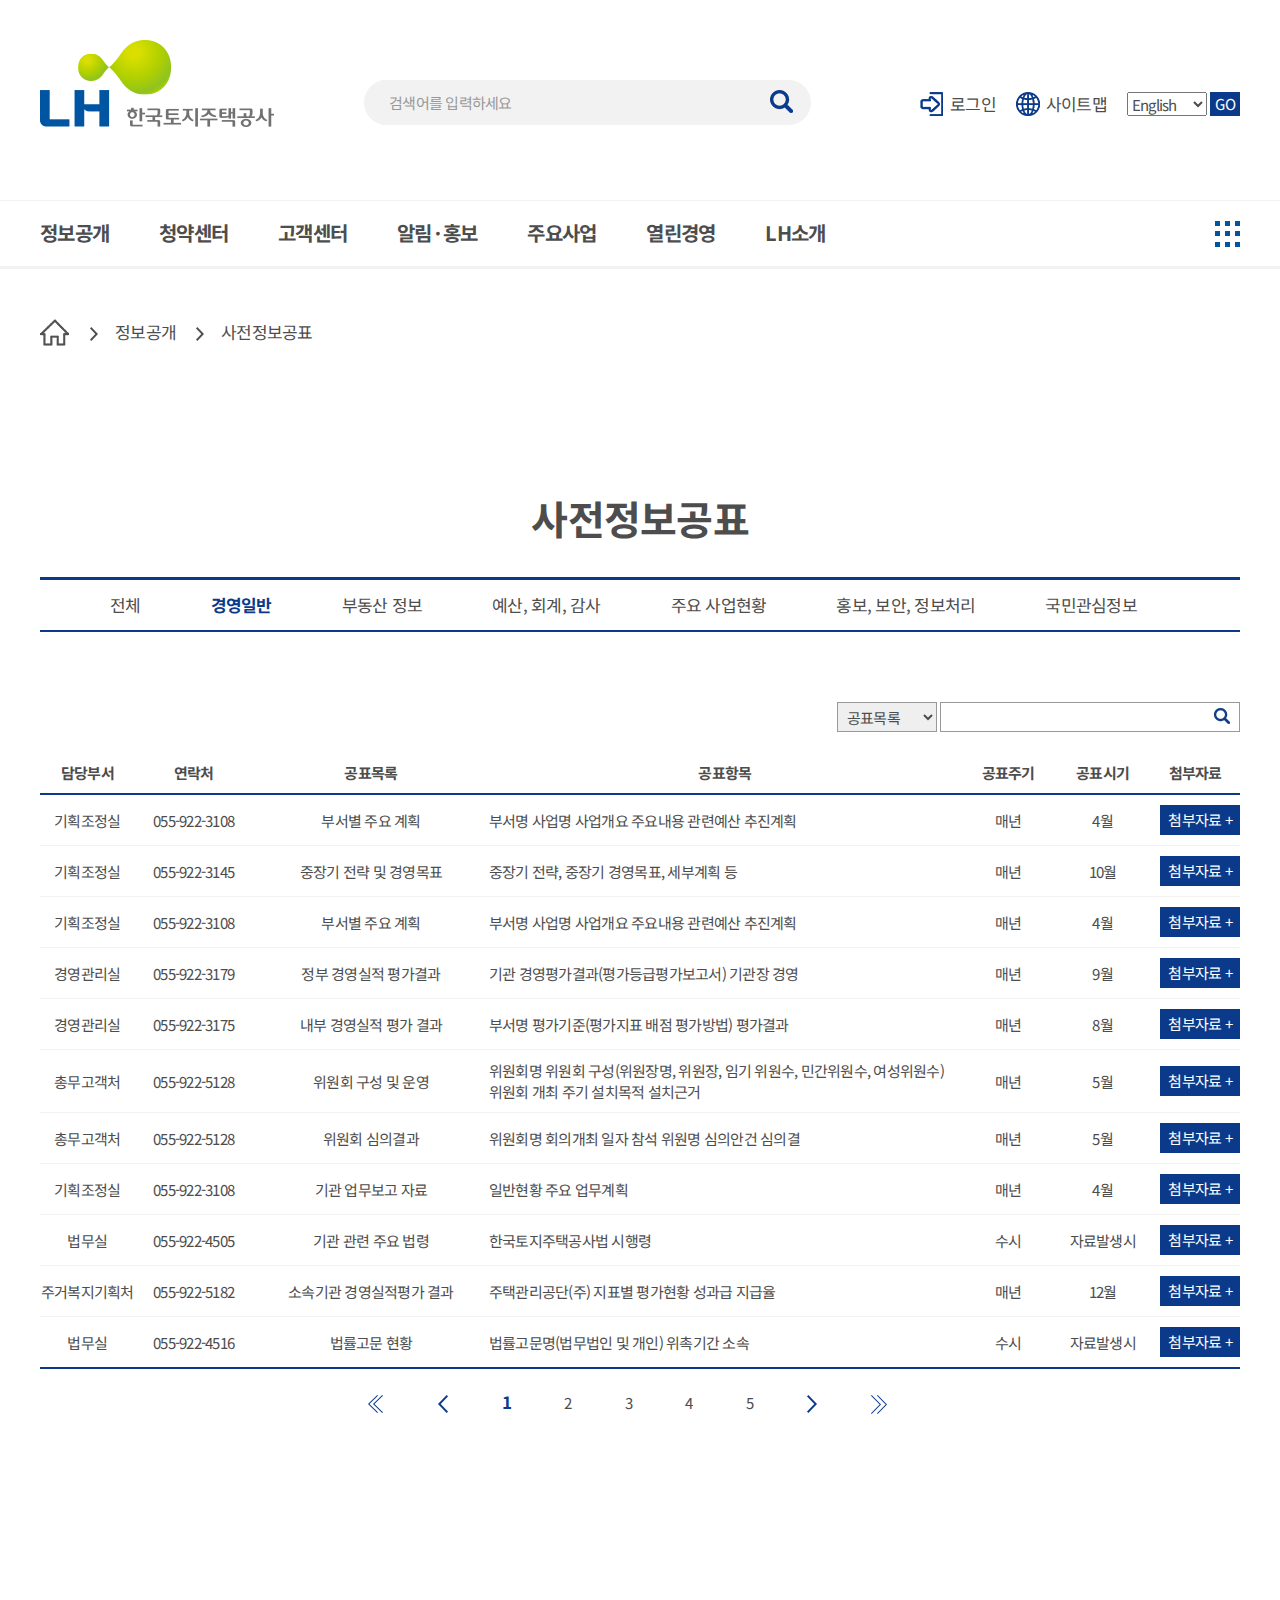
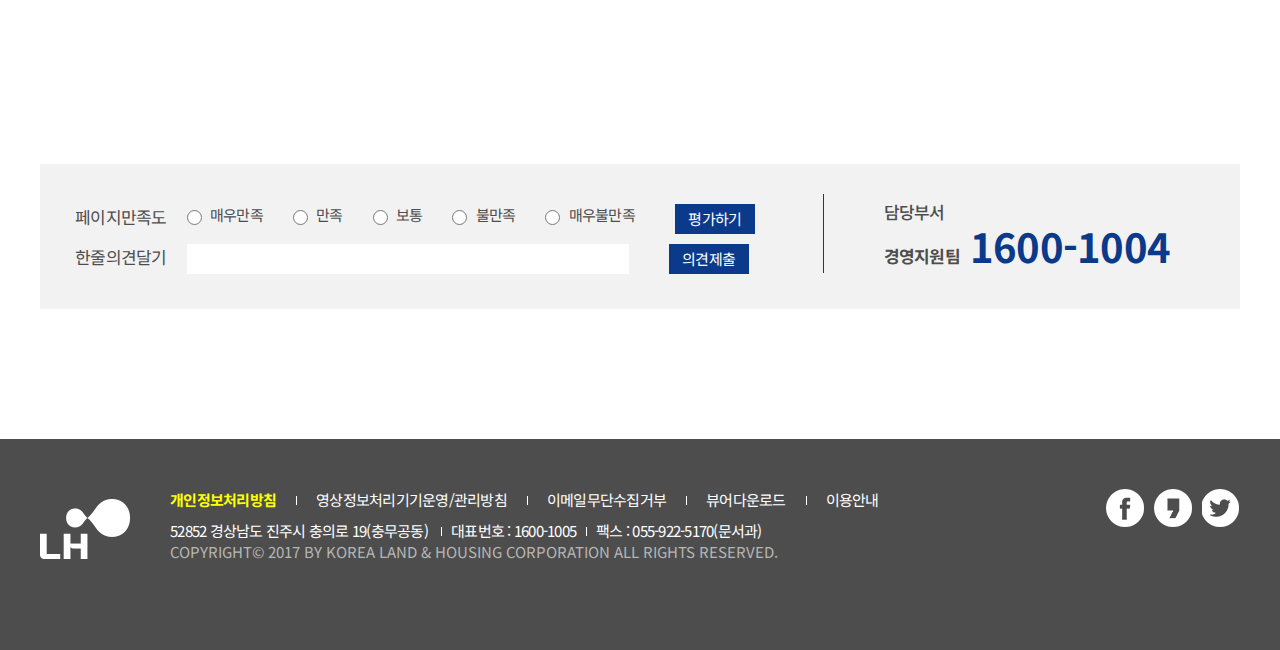
<file: web3/LH_sub3.html>
<!DOCTYPE html PUBLIC "-//W3C//DTD XHTML 1.0 Transitional//EN" "http://www.w3.org/TR/xhtml1/DTD/xhtml1-transitional.dtd">
<html lang="ko" xml:lang="ko" xmlns="http://www.w3.org/1999/xhtml">

<head>
    <meta http-equiv="Content-Type" content="text/html; charset=utf-8" />
    <meta http-equiv="X-UA-Compatible" content="IE=edge" />
    <title>LH 사전정보공표</title>
    <meta name="robots" content="noindex, nofollow" />
    <meta name="keywords" content="LH토지주택공사" />
    <meta name="description" content="LH토지주택공사" />
    <meta name="author" content="LH토지주택공사" />



    <link rel="stylesheet" type="text/css" href="css/sub3.css" />
	<script src="js/jquery-1.12.4.min.js"></script>
	 <script src="js/LH_js.js"></script>

</head>

<body>







	<div id="mainWrap">

		<div id="headerWrap">

			<div id="header">

				<h1><a href="LH_index.html"><img src="images/mainImg/LH_logo.gif" alt="LH한국토지주택공사 로고" /></a></h1>
				<div class="total_search">
					<h2 class="skip">통합검색</h2>
					<form method="post" action="#" name="search" class="search">
						<fieldset>
							<legend>통합검색</legend>
							<label for="search" class="skip">통합검색</label>
							<input type="text" id="search" name="search" value="검색어를 입력하세요"/>
							<button class="searchbtn"><img src="images/mainImg/LH_btnsearch.png" alt="검색" /></button>
						</fieldset>
					</form>
				</div>
						
				<ul class="headerBtn">
					<li><a href="LH_sub1.html" class="headerBtnLogin   fs17">로그인</a></li>
					<li><a href="LH_sub2.html" class="headerBtnMap   fs17">사이트맵</a></li>
					<li>
						<form method="post" action="#" name="language" class="language">
							<fieldset>
								<legend>언어선택</legend>
								<label for="lang_select" class="skip">언어선택</label>
								<select id="lang_select" name="lang_select">
									<option value="#">English</option>
									<option value="#">China</option>
									<option value="#">Japan</option>
								</select>
								<button class="langBtn">GO</button>
							</fieldset>
						</form>
					</li>
				</ul>
			</div>
			<!--header e-->
		</div>
		<!--headerWarp e-->

		<div id="gnbWrap">
			<div class="gnb" id="gnb">
				<h2 class="skip">주메뉴</h2>
				<ul class="gnb1depth">
					<li><a href="#"><span class="fs20">정보공개</span></a>
						<ul class="gnb2depth gnb2depth_1">
							<li><span class="fs17">사전정보공표</span>
								<ul class="gnb3depth">
									<li><a href="LH_sub3.html">경영일반</a></li>
									<li><a href="LH_sub3.html">공사 및 용역현황</a></li>
									<li><a href="LH_sub3.html">부동산 정보</a></li>
									<li><a href="LH_sub3.html">예산, 회계, 감사</a></li>
									<li><a href="LH_sub3.html">주요 사업현황</a></li>
									<li><a href="LH_sub3.html">홍보, 보안, 정보처리</a></li>
									<li><a href="LH_sub3.html">국민관심정보</a></li>
								</ul>
							</li>
							<li><span class="fs17">정보공개</span>
								<ul class="gnb3depth">
									<li><a href="LH_sub1.html">정보공개제도안내</a></li>
									<li><a href="LH_sub1.html">정보목록</a></li>
									<li><a href="LH_sub1.html">LH 사규</a></li>
									<li><a href="LH_sub1.html">정보공개청구</a></li>
									<li><a href="LH_sub1.html">이의신청접수</a></li>
								</ul>
							</li>
							<li><span class="fs17">사업실명제</span>
								<ul class="gnb3depth">
									<li><a href="LH_sub2.html">사업실명제 개요</a></li>
									<li><a href="LH_sub2.html">대상사업 선정기준</a></li>
									<li><a href="LH_sub2.html">대상사업 리스트</a></li>
								</ul>
							</li>
						</ul>
					</li>
					<li><a href="#"><span class="fs20">청약센터</span></a>
						<ul class="gnb2depth  gnb2depth_2">
							<li><span class="fs17">분양정보</span>
								<ul class="gnb3depth">
									<li><a href="LH_sub1.html">공급계획</a></li>
									<li><a href="LH_sub2.html">분양공고문</a></li>
									<li><a href="LH_sub3.html">분양정보</a></li>
									<li><a href="LH_sub1.html">공지사항</a></li>
									<li><a href="LH_sub3.html">자료실</a></li>
									<li><a href="LH_sub1.html">자주묻는 질문-답변(FAQ)</a></li>
									<li><a href="LH_sub2.html">매입공고문</a></li>
									<li><a href="LH_sub3.html">선착순계약가능지구</a></li>
								</ul>
							</li>
							<li><span class="fs17">분양가이드</span>
								<ul class="gnb3depth">
									<li><a href="LH_sub1.html">토지</a></li>
									<li><a href="LH_sub2.html">상가</a></li>
									<li><a href="LH_sub1.html">임대주택</a></li>
									<li><a href="LH_sub3.html">주거복지</a></li>
								</ul>
							</li>
							<li><span class="fs17">인터넷청약</span>
								<ul class="gnb3depth">
									<li><a href="LH_sub1.html">청약연습하기</a></li>
									<li><a href="LH_sub2.html">인터넷청약신청</a></li>
									<li><a href="LH_sub3.html">대표자선임계(토지/상가)</a></li>
									<li><a href="LH_sub1.html">청약신청내역</a></li>
									<li><a href="LH_sub2.html">청약결과조회</a></li>
								</ul>
							</li>
							<li><span class="fs17">고객서비스</span>
								<ul class="gnb3depth">
									<li><a href="LH_sub1.html">토지</a></li>
									<li><a href="LH_sub2.html">상가</a></li>
									<li><a href="LH_sub3.html">분양주택</a></li>
									<li><a href="LH_sub1.html">임대주택</a></li>
									<li><a href="LH_sub2.html">주거복지</a></li>
									<li><a href="LH_sub3.html">공사진행현황</a></li>
									<li><a href="LH_sub1.html">증명서발급</a></li>
									<li><a href="LH_sub3.html">증명서발급내역조회</a></li>
									<li><a href="LH_sub2.html">온라인발급증명서진위확인</a></li>
								</ul>
							</li>
						</ul>
					</li>
					<li><a href="#"><span class="fs20">고객센터</span></a>
						<ul class="gnb2depth gnb2depth_3">
							<li><span class="fs17">고객헌장</span>
								<ul class="gnb3depth">
									<li><a href="LH_sub1.html">고객헌장전문</a></li>
									<li><a href="LH_sub2.html">핵심서비스 이행표준</a></li>
									<li><a href="LH_sub3.html">고객을 맞이하는 자세</a></li>
									<li><a href="LH_sub1.html">고객참여 및 의견제시방법</a></li>
									<li><a href="LH_sub3.html">잘못된 서비스 시정 및 보상</a></li>
									<li><a href="LH_sub2.html">고객님 협조사항</a></li>
								</ul>
							</li>
							<li><span class="fs17">고객신고</span>
								<ul class="gnb3depth">
									<li><a href="LH_sub1.html">예산낭비</a></li>
									<li><a href="LH_sub3.html">불공정하도급</a></li>
									<li><a href="LH_sub2.html">임대주택불법거래</a></li>
									<li><a href="LH_sub1.html">부조리 및 갑질 신고</a></li>
									<li><a href="LH_sub3.html">방만경영예방아이디어</a></li>
									<li><a href="LH_sub3.html">공익신고</a></li>
									<li><a href="LH_sub1.html">청탁금지법 위반 신고</a></li>
									<li><a href="LH_sub3.html">종심제 계약위반 신고</a></li>
								</ul>
							</li>
							
							<li><span class="fs17">민원</span>
								<ul class="gnb3depth">
									<li><a href="LH_sub1.html">민원신청</a></li>
									<li><a href="LH_sub3.html">메뉴펼치기</a></li>
									<li><a href="LH_sub2.html">A/S안내</a></li>
									<li><a href="LH_sub1.html">기업입지지원서비스</a></li>
									<li><a href="LH_sub3.html">증명원신청</a></li>
								</ul>
							</li>
							<li><span class="fs17">콜센터</span>
								<ul class="gnb3depth">
									<li><a href="LH_sub1.html">센터소개</a></li>
									<li><a href="LH_sub2.html">전화상담</a></li>
									<li><a href="LH_sub3.html">문자·이메일상담</a></li>
									<li><a href="LH_sub1.html">관심지구 알리미</a></li>
									<li><a href="LH_sub3.html">ARS서비스</a></li>
								</ul>
							</li>
							<li class="secondline"><span class="fs17 ">규제개혁</span>
								<ul class="gnb3depth">
									<li><a href="LH_sub2.html">규제개혁안내</a></li>
									<li><a href="LH_sub1.html">제안목록보기</a></li>
									<li><a href="LH_sub3.html">채택제안보기</a></li>
								</ul>
							</li>
							<li  class="secondline"><span class="fs17">직원칭찬</span>
								<ul class="gnb3depth">
									<li><a href="LH_sub2.html">직원칭찬 안내</a></li>
									<li><a href="LH_sub1.html">직원칭찬</a></li>
								</ul>
							</li>
							
							<li class="secondline"><span class="fs17">고객제안</span>
								<ul class="gnb3depth">
									<li><a href="LH_sub1.html">고객제안안내</a></li>
									<li><a href="LH_sub3.html">고객제안목록보기</a></li>
									<li><a href="LH_sub2.html">채택제안보기</a></li>
								</ul>
							</li>
						</ul>
					</li>
					<li><a href="#"><span class="fs20">알림·홍보</span></a>
						<ul class="gnb2depth gnb2depth_4">
							<li><span class="fs17">알림</span>
								<ul class="gnb3depth">
									<li><a href="LH_sub1.html">공지사항</a></li>
									<li><a href="LH_sub2.html">공모안내</a></li>
									<li><a href="LH_sub3.html">보도자료</a></li>
									<li><a href="LH_sub3.html">전자조달</a></li>
									<li><a href="LH_sub1.html">토지수익연계채권</a></li>
								</ul>
							</li>
							<li><span class="fs17">좋은 일자리만들기</span>
								<ul class="gnb3depth">
									<li><a href="LH_sub1.html">일자리 아이디어</a></li>
									<li><a href="LH_sub2.html">LH 일자리 정보</a></li>
									<li><a href="LH_sub3.html">LH Good Job Plan 시즌2</a></li>
									<li><a href="LH_sub1.html">LH형 일자리 지표</a></li>
									<li><a href="LH_sub3.html">자료실·보도자료</a></li>
									<li><a href="LH_sub2.html">일자리 현장 스케치</a></li>
									<li><a href="LH_sub1.html">좋은 일자리 추진단</a></li>
								</ul>
							</li>

							<li><span class="fs17">홍보</span>
								<ul class="gnb3depth">
									<li><a href="LH_sub1.html">TV에서 본 LH</a></li>
									<li><a href="LH_sub2.html">방송광고</a></li>
									<li><a href="LH_sub3.html">인쇄광고</a></li>
									<li><a href="LH_sub1.html">홍보동영상</a></li>
									<li><a href="LH_sub3.html">홍보브로셔</a></li>
									<li><a href="LH_sub2.html">CI/브랜드</a></li>
								</ul>
							</li>
							<li><span class="fs17">LH스포츠단</span>
								<ul class="gnb3depth">
									<li><a href="LH_sub2.html">스포츠단소개</a></li>
									<li><a href="LH_sub1.html">양궁팀</a></li>
									<li><a href="LH_sub3.html">레슬링팀</a></li>
									<li><a href="LH_sub3.html">근대5종팀</a></li>
								</ul>
							</li>
							
							<li class="secondline"><span class="fs17">LH웹진</span>
								<ul class="gnb3depth">
									<li><a href="LH_sub2.html">with LH</a></li>
									<li><a href="LH_sub1.html">LH 우수 공동주택 작품집</a></li>
								</ul>
							</li>
						</ul>
					</li>
					<li><a href="#"><span class="fs20">주요사업</span></a>
						<ul class="gnb2depth gnb2depth_5">
							
							<li><span class="fs17">공공주택사업</span>
								<ul class="gnb3depth">
									<li><a href="LH_sub2.html">공공분양</a></li>
									<li><a href="LH_sub3.html">공공임대</a></li>
									<li><a href="LH_sub1.html">공공주택</a></li>
									<li><a href="LH_sub3.html">사업대상지</a></li>
									<li><a href="LH_sub3.html">제안제도</a></li>
									<li><a href="LH_sub3.html">주택정보자료</a></li>
									<li><a href="LH_sub1.html">주택기술</a></li>
									<li><a href="LH_sub3.html">의견수렴방</a></li>
								</ul>
							</li>
							<li><span class="fs17">도시환경조성사업</span>
								<ul class="gnb3depth">
									<li><a href="LH_sub1.html">신도시개발</a></li>
									<li><a href="LH_sub2.html">택지개발</a></li>
									<li><a href="LH_sub3.html">도시개발</a></li>
									<li><a href="LH_sub1.html">집단에너지사업</a></li>
									<li><a href="LH_sub2.html">스마트시티</a></li>
									<li><a href="LH_sub1.html">문화재조사</a></li>
									<li><a href="LH_sub3.html">부동산금융사업</a></li>
									<li><a href="LH_sub1.html">공간정보화</a></li>
								</ul>
							</li>
							<li><span class="fs17">국가정책사업</span>
								<ul class="gnb3depth">
									<li><a href="LH_sub1.html">개발제한구역</a></li>
									<li><a href="LH_sub3.html">행복도시(세종)</a></li>
									<li><a href="LH_sub2.html">혁신도시</a></li>
									<li><a href="LH_sub1.html">산업/물류단지</a></li>
									<li><a href="LH_sub3.html">경제자유구역</a></li>
									<li><a href="LH_sub3.html">해외사업</a></li>
									<li><a href="LH_sub1.html">남북경제협력</a></li>
								</ul>
							</li>
							<li><span class="fs17">연구기술</span>
								<ul class="gnb3depth">
									<li><a href="LH_sub2.html">토지주택연구원소개</a></li>
									<li><a href="LH_sub3.html">인증 및 평가</a></li>
									<li><a href="LH_sub1.html">특허</a></li>
									<li><a href="LH_sub3.html">국외출장자료</a></li>
									<li><a href="LH_sub3.html">부동산정책/통계</a></li>
								</ul>
							</li>
							<li class="secondline"><span class="fs17">주거복지사업</span>
								<ul class="gnb3depth">
									<li><a href="LH_sub1.html">행복주택</a></li>
									<li><a href="LH_sub2.html">임대주택</a></li>
									<li><a href="LH_sub3.html">도시정비</a></li>
								</ul>
							</li>
						</ul>
					</li>
					<li><a href="#"><span class="fs20">열린경영</span></a>
						<ul class="gnb2depth gnb2depth_6">
							<li><span class="fs17">경영공시</span>
								<ul class="gnb3depth">
									<li><a href="LH_sub1.html">경영공시 목록</a></li>
									<li><a href="LH_sub2.html">경영현황</a></li>
									<li><a href="LH_sub3.html">경영계획</a></li>
									<li><a href="LH_sub2.html">경영성과</a></li>
									<li><a href="LH_sub1.html">재무현황</a></li>
									<li><a href="LH_sub2.html">대내·외 평가결과</a></li>
									<li><a href="LH_sub3.html">정상화계획</a></li>
									<li><a href="LH_sub2.html">기타</a></li>
								</ul>
							</li>
							<li><span class="fs17">지속가능경영</span>
								<ul class="gnb3depth">
									<li><a href="LH_sub1.html">지속가능경영 시스템</a></li>
									<li><a href="LH_sub2.html">지속가능경영 보고서</a></li>
									<li><a href="LH_sub3.html">LH 혁신계획</a></li>
								</ul>
							</li>


							<li><span class="fs17">윤리경영</span>
								<ul class="gnb3depth">
									<li><a href="LH_sub1.html">윤리경영시스템</a></li>
									<li><a href="LH_sub3.html">윤리기준</a></li>
									<li><a href="LH_sub2.html">윤리소식</a></li>
									<li><a href="LH_sub3.html">LH청렴 옴부즈만</a></li>
								</ul>
							</li>
							<li><span class="fs17">청렴알리미</span>
								<ul class="gnb3depth">
									<li><a href="LH_sub1.html">공개자료</a></li>
									<li><a href="LH_sub3.html">청렴활동</a></li>
									<li><a href="LH_sub2.html">청탁금지법 상담내역</a></li>
								</ul>
							</li>
							
							<li class="secondline"><span class="fs17">사회공헌</span>
								<ul class="gnb3depth">
									<li><a href="LH_sub1.html">소개</a></li>
									<li><a href="LH_sub3.html">사회공헌활동</a></li>
									<li><a href="LH_sub3.html">봉사단</a></li>
								</ul>
							</li>
							<li class="secondline"><span class="fs17">동반성장</span>
								<ul class="gnb3depth">
									<li><a href="LH_sub1.html">LH의 동반성장</a></li>
									<li><a href="LH_sub2.html">중소기업 동반성장 프로그램</a></li>
									<li><a href="LH_sub3.html">소통마당</a></li>
								</ul>
							</li>
							<li class="secondline"><span class="fs17">이사회</span>
								<ul class="gnb3depth">
									<li><a href="LH_sub1.html">로그인</a></li>
								</ul>
							</li>
							<li class="secondline"><span class="fs17">인권경영</span>
								<ul class="gnb3depth">
									<li><a href="LH_sub1.html">인권경영규정</a></li>
									<li><a href="LH_sub2.html">추진체계</a></li>
									<li><a href="LH_sub3.html">인권경영 소식</a></li>
								</ul>
							</li>
						</ul>
					</li>
					<li><a href="#"><span class="fs20">LH소개</span></a>
						<ul class="gnb2depth gnb2depth_7">
							<li class="firstline"><span class="fs17">공사소개</span>
								<ul class="gnb3depth">
									<li><a href="LH_sub1.html">설립근거</a></li>
									<li><a href="LH_sub2.html">연혁</a></li>
									<li><a href="LH_sub3.html">미션 및 비전</a></li>
									<li><a href="LH_sub1.html">경영방향</a></li>
									<li><a href="LH_sub3.html">경영목표</a></li>
								</ul>
							</li>
							<li class="firstline"><span class="fs17">CEO</span>
								<ul class="gnb3depth">
									<li><a href="LH_sub3.html">인사말</a></li>
									<li><a href="LH_sub2.html">경력</a></li>
									<li><a href="LH_sub1.html">주요동정</a></li>
									<li><a href="LH_sub3.html">경영방침</a></li>
								</ul>
							</li>
							<li class="firstline"><span class="fs17">채용정보</span>
								<ul class="gnb3depth">
									<li><a href="LH_sub3.html">LH 인재상</a></li>
									<li><a href="LH_sub1.html">정규직 채용</a></li>
									<li><a href="LH_sub3.html">비정규직 채용</a></li>
								</ul>
							</li>
							<li class="firstline"><span class="fs17">조직</span>
								<ul class="gnb3depth">
									<li><a href="LH_sub2.html">조직안내</a></li>
									<li><a href="LH_sub1.html">임원소개</a></li>
								</ul>
							</li>
							<li class="secondline_2"><span class="fs17">찾아오시는길</span>
								<ul class="gnb3depth">
									<li><a href="LH_sub3.html">본사안내</a></li>
									<li><a href="LH_sub1.html">지역본부안내</a></li>
								</ul>
							</li>
							<li class="secondline_2"><span class="fs17">직원광장</span>
								<ul class="gnb3depth">
									<li><a href="LH_sub1.html">직원광장 로그인</a></li>
								</ul>
							</li>
						</ul>
					</li>
				</ul>
				<a href="LH_sub3.html" class="gnbAll"><img src="images/mainImg/LH_menu_all.gif" alt="전체메뉴 바로가기" /></a>
			</div>
			<!--gnb e-->
		</div>
		<!--gnbWarp e-->



		<div id="tableWrap">
			<div class="miniNavi_login">
				<ul>
					<li><a href="LH_index.html"><img src="images/subImg/LH_mininavi_home.png" alt="홈으로 이동" /></a></li>
					<li><a href="LH_sub3.html"><span class="fs17">정보공개</span></a></li>
					<li><span class="fs17 miniNavi_last">사전정보공표</span></li>
				</ul>
			</div><!--miniNavi_login-->

			<h3 class="subh3">사전정보공표</h3>

			<div class="table">
				<div class="table_list">
					<ul>
						<li><a href="#" class="fs17">전체</a></li>
						<li><span class="fs17">경영일반</span></li>
						<li><a href="#" class="fs17">부동산 정보</a></li>
						<li><a href="#" class="fs17">예산, 회계, 감사</a></li>
						<li><a href="#" class="fs17">주요 사업현황</a></li>
						<li><a href="#" class="fs17">홍보, 보안, 정보처리</a></li>
						<li><a href="#" class="fs17">국민관심정보</a></li>
					</ul>
				</div><!--table_list-->

				<form method="post" action="/ " name="lh_table" >
					<fieldset>
						<legend>사전정보공표 경영일반</legend>
						<div class="table_search">
							<select id="table_searchlist" name="table_searchlist">
								<option value="#">공표목록</option>
								<option value="#">담당부서</option>
								<option value="#">공표주기</option>
								<option value="#">공표시기</option>
							</select>
							<label for="search_table" class="skip">검색</label>
							<input type="text" id="search_table" name="search_table" title="목록 내 검색" />
							<input type="image" src="images/subImg/LH_list_btnsearch.png" alt="검색하기 버튼" /> 
						</div><!--table_search"-->

						<table summary="담당부서, 연락처, 공표목록, 공표항목, 공표주기, 공표시기, 정보위치를 확인할 수 있는 사전정보공표 경영일반 표입니다.">
							<caption>경영일반</caption>
							<colgroup>
								<col width="8%" />
								<col width="10%" />
								<col width="20%" />
								<col width="40%" />
								<col width="8%" />
								<col width="8%" />
								<col width="*%" />
							</colgroup>
							<thead>
								<tr>
									<th scope="col">담당부서</th>
									<th scope="col">연락처</th>
									<th scope="col">공표목록</th>
									<th scope="col">공표항목</th>
									<th scope="col">공표주기</th>
									<th scope="col">공표시기</th>
									<th scope="col">첨부자료</th>
								</tr>
							</thead>
							<tbody>
								<tr>
									<td>기획조정실</td>
									<td>055-922-3108</td>
									<td><a href="#">부서별 주요 계획</a></td>
									<td class="notCenter"><a href="#">부서명 사업명 사업개요 주요내용 관련예산 추진계획</a></td>
									<td>매년</td>
									<td>4월</td>
									<td><button>첨부자료 +</button></td>
								</tr>
								<tr>
									<td>기획조정실</td>
									<td>055-922-3145</td>
									<td><a href="#">중장기 전략 및 경영목표</a></td>
									<td class="notCenter"><a href="#">중장기 전략, 중장기 경영목표, 세부계획 등</a></td>
									<td>매년</td>
									<td>10월</td>
									<td><button>첨부자료 +</button></td>
								</tr>
								<tr>
									<td>기획조정실</td>
									<td>055-922-3108</td>
									<td><a href="#">부서별 주요 계획</a></td>
									<td class="notCenter"><a href="#">부서명 사업명 사업개요 주요내용 관련예산 추진계획</a></td>
									<td>매년</td>
									<td>4월</td>
									<td><button>첨부자료 +</button></td>
								</tr>
								<tr>
									<td>경영관리실</td>
									<td>055-922-3179</td>
									<td><a href="#">정부 경영실적 평가결과</a></td>
									<td class="notCenter"><a href="#">기관 경영평가결과(평가등급평가보고서) 기관장 경영</a></td>
									<td>매년</td>
									<td>9월</td>
									<td><button>첨부자료 +</button></td>
								</tr>
								<tr>
									<td>경영관리실</td>
									<td>055-922-3175</td>
									<td><a href="#">내부 경영실적 평가 결과</a></td>
									<td class="notCenter"><a href="#">부서명 평가기준(평가지표 배점 평가방법) 평가결과</a></td>
									<td>매년</td>
									<td>8월</td>
									<td><button>첨부자료 +</button></td>
								</tr>
								<tr>
									<td>총무고객처</td>
									<td>055-922-5128</td>
									<td><a href="#">위원회 구성 및 운영</a></td>
									<td class="notCenter"><a href="#">위원회명 위원회 구성(위원장명, 위원장, 임기 위원수, 민간위원수, 여성위원수)<br/>위원회 개최 주기 설치목적 설치근거</a></td>
									<td>매년</td>
									<td>5월</td>
									<td><button>첨부자료 +</button></td>
								</tr>
								<tr>
									<td>총무고객처</td>
									<td>055-922-5128</td>
									<td><a href="#">위원회 심의결과</a></td>
									<td class="notCenter"><a href="#">위원회명 회의개최 일자 참석 위원명 심의안건 심의결</a></td>
									<td>매년</td>
									<td>5월</td>
									<td><button>첨부자료 +</button></td>
								</tr>
								<tr>
									<td>기획조정실</td>
									<td>055-922-3108</td>
									<td><a href="#">기관 업무보고 자료</a></td>
									<td class="notCenter"><a href="#">일반현황 주요 업무계획</a></td>
									<td>매년</td>
									<td>4월</td>
									<td><button>첨부자료 +</button></td>
								</tr>
								<tr>
									<td>법무실</td>
									<td>055-922-4505</td>
									<td><a href="#">기관 관련 주요 법령</a></td>
									<td class="notCenter"><a href="#">한국토지주택공사법 시행령</a></td>
									<td>수시</td>
									<td>자료발생시</td>
									<td><button>첨부자료 +</button></td>
								</tr>
								<tr>
									<td>주거복지기획처</td>
									<td>055-922-5182</td>
									<td><a href="#">소속기관 경영실적평가 결과</a></td>
									<td class="notCenter"><a href="#">주택관리공단(주) 지표별 평가현황 성과급 지급율</a></td>
									<td>매년</td>
									<td>12월</td>
									<td><button>첨부자료 +</button></td>
								</tr>
								<tr>
									<td>법무실</td>
									<td>055-922-4516</td>
									<td><a href="#">법률고문 현황</a></td>
									<td class="notCenter"><a href="#">법률고문명(법무법인 및 개인) 위촉기간 소속</a></td>
									<td>수시</td>
									<td>자료발생시</td>
									<td><button>첨부자료 +</button></td>
								</tr>
							</tbody>
						</table>

						
						<ul class="paging">
							<li><a href="#"><img src="images/subImg/LH_list_home.gif" alt="맨 첫 페이지로 이동" /></a></li>
							<li><a href="#"><img src="images/subImg/LH_list_prev.gif" alt="이전 페이지로 이동" /></a></li>
							<li class="currentPage">1</li>
							<li><a href="#">2</a></li>
							<li><a href="#">3</a></li>
							<li><a href="#">4</a></li>
							<li><a href="#">5</a></li>
							<li><a href="#"><img src="images/subImg/LH_list_next.gif" alt="맨 마지막 페이지로 이동" /></a></li>
							<li><a href="#"><img src="images/subImg/LH_list_end.gif" alt="다음 페이지로 이동" /></a></li>
						</ul>
					</fieldset>
				</form>
			</div><!--table-->

			<div class="userEvaluate">
				<form method="post" action="#" name="userEvaluate">
					<fieldset>
						<legend>고객만족도조사</legend>
						<dl>
							<dt><label for="research1">페이지만족도</label></dt>
							<dd class="first_radio">
								<input type="radio" id="research1" name="research" class="first_radio"/>
								<label for="research1">매우만족</label>
							</dd>
							<dd>
								<input type="radio" id="research2" name="research" />
								<label for="research2">만족</label>
							</dd>
							<dd>
								<input type="radio" id="research3" name="research" />
								<label for="research3">보통</label>
							</dd>
							<dd>
								<input type="radio" id="research4" name="research" />
								<label for="research4">불만족</label>
							</dd>
							<dd>
								<input type="radio" id="research5" name="research" />
								<label for="research5">매우불만족</label>
							</dd>
							<dd><button>평가하기</button></dd>
						</dl>
						<dl>
							<dt><label for="opinion">한줄의견달기</label></dt>
							<dd>
								<label for="opinion" class="skip">의견을 입력해 주세요</label>
								<input type="text" id="opinion" name="opinion" />
							</dd>
							<dd><button>의견제출</button></dd>
						</dl>
					</fieldset>
				</form>
				<p class="fs17"><span class="department">담당부서</span><br/>경영지원팀<span class="department_call">1600-1004</span></p>
			</div><!--userEvaluate-->

		</div><!--tableWrap-->




		<div id="footerWrap">

			<div id="footer">
				<p><img src="images/mainImg/LH_footer_logo.png" alt="LH" /></p>
				<div class="footerMenu">
					<ul class="footerMenuTxt">
						<li><a href="#">개인정보처리방침</a></li>
						<li><a href="#">영상정보처리기기운영/관리방침</a></li>
						<li><a href="#">이메일무단수집거부</a></li>
						<li><a href="#">뷰어다운로드</a></li>
						<li><a href="#">이용안내</a></li>
					</ul>
					<address>52852 경상남도 진주시 충의로 19(충무공동) <span class="address_style">대표번호 : 1600-1005</span><span class="address_style">팩스 : 055-922-5170(문서과)</span></address>
					<p>COPYRIGHT&copy; 2017 BY KOREA LAND &amp; HOUSING CORPORATION ALL RIGHTS RESERVED.</p>
				</div>
				<!--footerMenu-->

				<div class="footerSns">
					<ul class="footerSnsList">
						<li><a href="LH_sub1.html" target="_blank" title="새창" class="footerSns_facebook">페이스북</a></li>
						<li><a href="LH_sub2.html" target="_blank" title="새창" class="footerSns_kakao">카카오스토리</a></li>
						<li><a href="LH_sub3.html" target="_blank" title="새창" class="footerSns_twitter">트위터</a></li>
					</ul>
				</div>
				<!--footerSns-->
			</div>
			<!--footer-->

		</div>
		<!--footerWrap-->

	</div>
    <!--mainWrap-->






</body>

</html>
</file>
<file: css/port_css.css>
@charset "utf-8";
@import url('https://fonts.googleapis.com/css?family=Noto+Sans+KR:300,400|Source+Code+Pro&display=swap&subset=korean');



/*-------------------reset--------------------------*/
body, div, a, header, h1, span, nav, section, ul, li, p, img, dl, dt, dd, footer{margin:0; padding:0; box-sizing:border-box}
body{font-size:15px; font-weight:300; letter-spacing:-0.01em; color:#fff; font-family: 'Source Code Pro', 'Noto Sans KR', monospace; background:url(../images/pf_bgdot.png) repeat; background-color:#222}
html, body{width:100%; height:100%; overflow-x:hidden}
header, footer, nav, section{display:block}
ul{list-style:none}
img{border:none}
a:link, a:visited{color:#fff; text-decoration:none}
a:hover, a:active, a:focus{color:#fff; text-decoration:none}

#skipMenu{width:100%; position:absolute; z-index:-999}
#skipMenu a{position:absolute; top:-999px}
#skipMenu a:hover,
#skipMenu a:active,
#skipMenu a:focus{position:absolute; top:0; z-index:1000; width:100%; padding:10px; text-align:center; 
					font-size:20px; background-color:#222}

.clearfix:after{content:' '; display:block; clear:both}
.yellow{color:#ff3}
.cursor{opacity:0; font-weight:bold; animation:cursor_ani 1.5s infinite; animation-delay:2.5s}
@keyframes cursor_ani{
						0%{opacity:0}
						100%{opacity:1}
						}



/*--------------------header-------------------------*/
#wrapper{width:100%; height:100%}
.header_wrap{width:70%; height:45px; padding-top:3px; position:absolute; top:50px; left:15%; position:fixed; z-index:999}

.port_logo{float:left; font-size:20px; font-weight:400; cursor:pointer}
.port_nav{float:right}
.port_nav li{float:left; margin-left:85px; width:65px; position:relative; cursor:pointer}
.port_nav li:nth-of-type(1){width:45px; margin-left:0}

.port_nav li:after{content:' '; display:block; height:2px; background-color:#ff3;
				    position:absolute; bottom:-2px; left:50%; right:50%;
				    transition:0.3s cubic-bezier(0.17,0.67,0.73,0.29)}
.port_nav li.nav_on{color:#ff3}
.port_nav li.nav_on:after{content:' '; display:inline-block; width:100%; height:2px; background-color:#ff3;
						    position:absolute; bottom:-2px; left:0}

.port_nav li:hover{color:#ff3}
.port_nav li:hover:after{content:' '; left:0; right:0}



/*---------------------intro------------------------*/
#container{width:100%; height:auto}

.introWrap{width:70%; height:100%; margin:0 auto; padding:25% 0; position:relative}
.intro_bg{width:3000px; height:3000px; background-color:#1d1d1d; transform:skewY(-45deg);
		position:absolute; top:-9999px; left:-300px}

.typing_txt{display:none}
.typing{display:inline-block; animation:0.5s infinite} 

.titlecopy{font-size:5vw; position:absolute; top:45%; right:0; bottom:0; left:0}
.titlecopy span:nth-of-type(1){float:left}
.titlecopy span:nth-of-type(2){position:absolute; left:50%}
.titlecopy span:nth-of-type(3){position:absolute; left:65%}
.titlecopy span:nth-of-type(4){position:absolute; left:70%}
.titlecopy span:nth-of-type(5){float:right}



/*---------------------works------------------------*/

.worksWrap{width:100%; height:100%; position:relative}
.works_wrap{width:70%; height:100%; margin:0 auto; padding:200px 0; position:relative} 
.reWeb_list > section,
.web-mobile_list > section{margin-bottom:20%}

.reWeb_wrap{position:relative}

.port_title{position:relative; margin-bottom:80px; font-size:2.3em}
.port_title p{float:left}
.port_title p:nth-of-type(2){position:absolute; top:0; right:50%}
.port_title p:nth-of-type(4){float:right}
.title{position:absolute; top:0; left:50%; color:#ff3}
.first_bracket{padding:0 20px}

.contents_wrap{position:relative}
.preview{float:left}
.preview_img span{width:45%; height:368px; position:absolute; top:0; right:54.5%; cursor:move}
.preview_img span:before{content:''; display:inline-block; width:40px; height:40px; background:url(../images/pf_drag.png) no-repeat 0 0/100% 100%; position:absolute; top:40%; left:47%; z-index:9; transform:translateY(0);opacity:1; animation:drag 3s ease-in-out infinite; animation-delay:1s}

@keyframes drag{
	0%{transform:translateY(0); opacity:1}
	95%{transform:translateY(-50px)}
	100%{transform:translateY(-50px); opacity:0}
}
.preview_img span:hover:before{display:none}

.co_section .preview_img span{display:none}
.co_section .preview_img span.previewOn{display:block; height:488px}
.co_section .preview_img span:nth-of-type(1){height:360px; background:url(../images/CO_preview.jpg) no-repeat 0 0; background-size:cover}
.co_section .preview_img span:nth-of-type(2){width:40%; height:360px; background:url(../images/CO_preview_1024.jpg) no-repeat 0 0; background-size:cover}
.co_section .preview_img span:nth-of-type(3){width:25%; background:url(../images/CO_preview_768.jpg) no-repeat 0 0; background-size:cover}
.co_section .preview_img span:nth-of-type(4){width:22%; background:url(../images/CO_preview_640.jpg) no-repeat 0 0; background-size:cover}
.co_section .preview_img span:nth-of-type(5){width:18%; background:url(../images/CO_preview_375.jpg) no-repeat 0 0; background-size:cover}

.ncm_section .preview_img span{background:url(../images/NCM_preview.jpg) no-repeat 0 0; background-size:cover}
.lh_section .preview_img span{background:url(../images/LH_preview.jpg) no-repeat 0 0; background-size:cover}
.ich_section .preview_img span{width:25%; height:510px; background:url(../images/ich_preview.jpg) no-repeat 0 0; background-size:cover}

.preview_btn{position:absolute; bottom:0; right:54.5%; width:45%}
.preview_btn p{border:1px solid #ff3; line-height:2; text-align:center; margin-top:1%}
.preview_btn p a{display:inline-block; width:100%; color:#ff3}
.preview_btn p:hover{border:none; background-color:#ff3} 
.preview_btn p:hover a{color:#222} 

.ich_section .preview_btn{left:0; width:40%}
.ich_section .preview_btn p{width:40%}

.original_img{cursor:move; display:none}
.original_img span{display:inline-block; width:500px; height:320px; position:absolute; bottom:0; right:-560px}
.co_original_img span{background:url(../images/CO_before.jpg) no-repeat 0 0; background-size:cover}
.ncm_original_img span{background:url(../images/NCM_before.jpg) no-repeat 0 0; background-size:cover}
.lh_original_img span{background:url(../images/LH_before.jpg) no-repeat 0 0; background-size:cover}
.ich_original_img span{width:40%; height:400px; position:absolute; top:-438px; left:0;
					background:url(../images/ich_before.jpg) no-repeat 0 0; background-size:cover}

.port_text{float:right; width:50%; line-height:2}
.res_preview{text-align:center; padding:2% 0}
.res_preview span{float:left; display:inline-block; width:19.2%; margin-left:1%; border:1px solid #ff3}
.res_preview span:nth-of-type(1){margin-left:0}
.res_preview a{display:inline-block; width:100%; color:#ff3; line-height:25px}
.res_preview span:hover{border:none; background-color:#ff3}
.res_preview span:hover a{color:#222}
.textbox{width:500px; margin:130px 0 20px}
.text li:nth-of-type(6){width:500px}
.co_section .textbox{margin:80px 0 20px}



/*----------------------------profile-------------------------------*/

.profileWrap{width:100%; height:100%}
.profile_wrap{width:70%; height:100%; margin:0 auto; padding:150px 0 45px; position:relative; font-size:2.3em}
.profile_wrap .last_bracket{font-size:1.5em}

.profile p{position:absolute}
.profile p:nth-of-type(2){position:absolute; right:53%}

.profile_list{padding:30px 0 0 48%; line-height:2; font-size:0.7em}

.profile_etc > li{margin-top:40px}
.profile_etc li ul li{font-size:15px}
.profile_etc span{display:block}

.profile_skill li{margin-bottom:15px}
.profile_skill li:last-child{margin-bottom:0}

.editorial{position:relative}
.edi_more{display:inline-block; width:30px; height:30px; position:absolute; top:10px; left:-47px}
.edi_more a{display:inline-block; width:30px; height:30px; border-radius:50%; border:2px solid #ff3; position:relative}
.edi_more a span{display:inline-block; width:17px; border:1px solid #ff3; position:absolute; top:12px; left:5px}
.edi_more a span:nth-of-type(2){transform:rotate(90deg)}

.edi_wrap{width:600px; height:100%; position:absolute; top:20px; left:-630px; display:none}
.edi_wrap li{float:left; margin-right:1.5%}



/*--------------------footer------------------------*/
#footerWrap{width:70%; margin:0 auto 50px}
#footerWrap p{font-size:12px; color:#999}
</file>
<file: mobile1/css/main.css>
@charset "utf-8";

@import url(reset.css);
@import url(header.css);
@import url(footer.css);




#container{width:100%; overflow:hidden}
.ich_main_banner{width:100%}
.ich_main_banner img{width:100%; border-radius:2%}


/*메뉴별 타이틀*/
h2.ich_title{font-size:25px; padding-bottom:10px; margin-bottom:30px; text-align:center; position:relative}
h2.ich_title:after{content:' '; display:block; border:3px solid #333; width:120px; position:absolute; left:50%; bottom:0; margin-left:-60px}


/*축제가이드*/
.ich_guide_wrap{width:100%; position:relative}
.ich_guide_bg{width:417px; height:432px; background:url(../images/ich_back_ceramic.png) no-repeat right 0 / 417px 432px;position:absolute; top:60px; right:-100px; z-index:-1}

.ich_guide_txt_wrap{width:100%; height:420px; margin:0 2%}
.ich_guide_txt{display:block; border-bottom:1px dotted #333; padding:10px 0}
.ich_guide_txt:last-child{border-bottom:none}

.ich_guide_txt dt{float:left; font-size:25px; line-height:2}
.ich_guide_txt dt:after{content:' '; display:inline-block; width:20px; height:20px; border-right:1px solid #333; border-bottom:1px solid #333;
						transform:rotate(-45deg); margin:0 20px 0 10px}
.ich_guide_txt dd{line-height:1.5; padding-right:3%}


/*축제갤러리*/
.ich_gallery_wrap{width:100%; position:relative}
.ich_gallery_bg{background-color:#333; transform:skewY(-10deg)}
.ich_gallery_img_wrap{padding:30% 0; transform:skewY(10deg)}
.ich_gallery_img_wrap h2{color:#fff}
.ich_gallery_img_wrap h2:after{content:' '; border:3px solid #fff}
.ich_gallery_img li img{width:100%}


/*축제일정표*/
.ich_table_wrap{margin-left:2%; overflow-x:auto}
table.ich_table{border-collapse:collapse; border-bottom:2px solid #333; text-align:center}
table.ich_table thead{border-bottom:2px solid #333}
table.ich_table thead th{padding:10px 20px}
table.ich_table tbody td{font-size:13px; border-bottom:1px dotted #333; padding:10px 0}

table.ich_table thead th:nth-of-type(2),
table.ich_table thead th:nth-of-type(4),
table.ich_table thead th:nth-of-type(6),
table.ich_table thead th:nth-of-type(8),
table.ich_table thead th:nth-of-type(10),
table.ich_table thead th:nth-of-type(12),
table.ich_table thead th:nth-of-type(14),
table.ich_table thead th:nth-of-type(16),
table.ich_table thead th:nth-of-type(18),

table.ich_table tbody td:nth-of-type(2),
table.ich_table tbody td:nth-of-type(4),
table.ich_table tbody td:nth-of-type(6),
table.ich_table tbody td:nth-of-type(8),
table.ich_table tbody td:nth-of-type(10),
table.ich_table tbody td:nth-of-type(12),
table.ich_table tbody td:nth-of-type(14),
table.ich_table tbody td:nth-of-type(16),
table.ich_table tbody td:nth-of-type(18){background-color:#e8e8e8}

.underline_bold{border-bottom:2px solid #333}
.ich_table_time{color:#3a71ee; font-weight:700}


/*공지&보도*/
.ich_tabmenu_wrap{width:100%; height:290px; padding:0 2%; position:relative; box-sizing:border-box}
.ich_tabmenu_wrap section{float:left}
.ich_notice, .ich_news{position:absolute; top:80px; left:0; width:100%; padding:0 2%; box-sizing:border-box}

.ich_tabmenu_wrap h2:after{content:' '; width:90px; position:absolute; left:50%; bottom:0; margin-left:-45px}
.ich_notice_wrap h2{position:absolute; top:0; left:17%}
.ich_news_wrap h2{position:absolute; top:0; right:17%}
h2.off{color:#999}
h2.off:after{content:' '; border:3px solid #999}

.ich_notice li{line-height:2}
.ich_notice li a{float:left; display:inline-block; width:70%; white-space:nowrap; overflow:hidden; text-overflow:ellipsis}
.ich_notice li time{float:right}

.ich_news_wrap{float:left; width:100%}
.ich_news{display:none}
.ich_news_list a{display:block; margin-bottom:20px; border-bottom:1px dotted #333; padding-bottom:10px}
.ich_news_list a img{display:inline-block; float:left}
.ich_news_list a p{font-size:20px; margin-left:120px}
.ich_news_list a p span{display:block; font-size:15px; margin-top:5px}


/*하단배너*/
.ich_banner_wrap{width:100%; margin-bottom:30px; position:relative}
.ulwrap{width:100%; height:52px; overflow:hidden}
.ich_banner_wrap ul{width:2000px; position:absolute; top:0; left:0}
.ich_banner_wrap ul li{float:left}
</file>
<file: web3/css/main.css>
@charset "utf-8";
@import url(reset.css);
@import url(class.css);
@import url(header.css);
@import url(footer.css);


#container{width:100%;position:relative}

.main1_notice{width:1200px; position:relative}

/*main1 왼쪽 메인배너*/
.main1_left{width:785px; height:323px; position:relative; float:left; overflow:hidden; margin-right:35px}
.main1_banner{width:785px; height:323px; position:relative}
.main1_banner a{display:inline-block; width:785px; height:323px; position:absolute; top:0; left:0}

/*main1 왼쪽 비주얼버튼*/
.visualNum{width:80px; position:absolute; bottom:10px; right:10px; font-size:0;  line-height:0}
.visualNum a{display:inline-block; width:12px; height:19px; padding-left:15px}
.visualNum span{display:inline-block; width:12px; height:19px}
.visual_onoff li{float:left}
.visual_onoff li  a{background:url(../images/mainImg/LH_mb_visualnum_off.png) no-repeat 0 0}
.visual_onoff .on{background:url(../images/mainImg/LH_mb_visualnum_on.png) no-repeat 0 0}
.visualNum span{ float:left}
.pause a{background:url(../images/mainImg/LH_mb_visualnum_stop.png) no-repeat 0 0}
.play a{background:url(../images/mainImg/LH_mb_visualnum_play.png) no-repeat 0 0}

/*main1 오른쪽 동반성장*/
.main1_right{float:left; width:380px}
.main1_together{width:360px; height:162px; background-color:#90c31f; padding:20px 0 0 20px; margin-bottom:30px}
.main1_together a{display:inline-block; width:360px; height:162px; background:url(../images/mainImg/LH_icon_together.png) no-repeat 220px 10px; color:white; font-size:18px}
.boxinTitle{font-size:20px; font-weight:700; margin-bottom:20px; display:block}

/*main1 오른쪽 공지사항*/
.main1_noticeTxt{position:relative}
.main1_noticeTxt h3{margin-bottom:10px}
.main1_noticeTxt li{line-height:1.5em; overflow:hidden;  width:380px}
.main1_noticeTxt ul li a{float:left; display:inline-block; width:290px; white-space:nowrap; overflow:hidden; text-overflow:ellipsis}
.main1_noticeTxt ul li img,
.workTxt li img{padding-right:5px}
.main1_noticeTxt ul li span,
.workTxt li span{float:right; color:#888}
.notice_btn{position:absolute; top:5px; right:0}





/*main2 바로가기 주메뉴*/
.main2_gocenter{width:1200px}
.gocenterBtn{position:relative}
.gocenterBtn_1{overflow:hidden}
.gocenterBtn_1 li{width:96px; height:130px; float:left; margin-left:88px; text-align:center}
.gocenterBtn_1 li:first-child{margin-left:0}
.gocenterBtn_1 li a{background:url(../images/mainImg/LH_go.png) no-repeat 0 0; display:inline-block; width:96px;  padding-top:102px; text-align:center}
.gocenterBtn_1 li .gcBtn1_1{background-position:0 0}
.gocenterBtn_1 li .gcBtn1_2{background-position:-96px 0}
.gocenterBtn_1 li .gcBtn1_3{background-position:-193px 0}
.gocenterBtn_1 li .gcBtn1_4{background-position:-290px 0; letter-spacing:-0.13em}
.gocenterBtn_1 li .gcBtn1_5{background-position:-387px 0}
.gocenterBtn_1 li .gcBtn1_6{background-position:-483px 0}
.gocenterBtn_1 li .gcBtn1_7{background-position:-581px 0}

/*main2 바로가기 부메뉴*/
.gocenterBtn_2{padding-top:30px; overflow:hidden}
.gocenterBtn_2 li{float:left; padding-left:5px}
.gocenterBtn_2 li a{width:395px; height:40px; display:inline-block; color:white; text-align:center; line-height:40px}
.gocenterBtn_2 li .gcBtn2_1{background-color:#00b7ee}
.gocenterBtn_2 li .gcBtn2_2{background-color:#448aca}
.gocenterBtn_2 li .gcBtn2_3{background-color:#005982}





/*main3 일자리정보*/
.workinfoWrap{width:100%; background-color:#f2f2f2; height:220px; padding:50px 0}
.main3_workinfo{width:1200px;  overflow:hidden}
.main3_workinfo h3{margin-bottom:10px}
.workBtnWrap{float:left; width:376px; height:220px; background-color:#90c31f}
.workBtnWrap a{display:inline-block; width:356px; height:200px;  padding:20px 0 0 20px; background:url(../images/mainImg/LH_icon_work.png) no-repeat 200px bottom; color:white; font-size:18px}
.workBtn .smallTxt{font-size:15px; display:block; margin-top:8px; color:#ffff00}

/*main3 채용정보*/
.workTxtWrap{float:left; margin:0 36px; position:relative; width:376px}
.workTxt li{line-height:1.7em}
.workTxt li a{float:left; width:280px; display:inline-block; white-space:nowrap; overflow:hidden; text-overflow:ellipsis}
.workTxt_more{position:absolute; top:0; right:0}

/*main3 일자리 현장 스케치*/
.workSketchWrap{float:left; position:relative}
.workSketch .workS_more{position:absolute; top:0; right:0}





/*main4 보도자료*/
.main4_news{width:1200px; position:relative}
.main4_news h3{text-align:center}
.newsList li{float:left; margin-left:20px}
.newsList li:first-child{margin-left:0px}
.newsList .photoNone{width:208px; height:190px; background-color:#c3d600}
.photoNone a{color:#fff; font-weight:bold; display:inline-block;padding:100px  5px 0px 5px}

.photoNone .newsTitle{font-size:20px; line-height:1.4em}

.news_more{position:absolute; top:0; right:0}





/*main5 콜센터*/
.main5_callcenter{width:1200px; height:141px; position:relative}

/*main5 콜센터 왼쪽*/
.callcenter_left{float:left; height:141px; padding-left:120px; background:url(../images/mainImg/LH_icon_bigcall.png) no-repeat 0 center}
.callcenter_left h3{margin:0}
.callcenter_left p{font-size:52px; font-weight:black}
.callcenter_left span{font-size:18px}

/*main5 콜센터 오른쪽*/
.callcenter_right{float:right}
.callcenter_right ul{width: 789px; height:141px}
.callcenter_right li{float:left; width:240px; height:49px; margin:0 3px 3px 0; background-color:#f2f2f2; padding:10px}
.callcenter_right li:first-child{margin-left:0}
.callcenter_right li a{background:url(../images/mainImg/LH_icon_call.png) no-repeat 0 0; display:inline-block; width:150px; height:44px; padding-left:100px; line-height:49px}
.callcenter_right .ccBtn_1{background-position:0 0}
.callcenter_right .ccBtn_2{background-position:0 -44px}
.callcenter_right .ccBtn_3{background-position:0 -89px}
.callcenter_right .ccBtn_4{background-position:0 -134px}
.callcenter_right .ccBtn_5{background-position:0 -178px}
.callcenter_right .ccBtn_6{background-position:0 -223px}





/*main6 하단배너*/
.main6_banner{width:1200px; height:82px; position:relative; overflow:hidden}
.main6_banner .ub_prev{ float:left; margin:31px 10px 0 0}
.main6_banner .ub_next{float:left; margin:31px 0px 0 0}
.bannerList{width:1150px; height:82px; overflow:hidden;  float:left; position:relative; margin-right:10px}
.bannerImg{width:3000px; height:82px; position:absolute; top:0; left:0}
.bannerImg li{width:200px; height:82px; float:left; padding-left:15px}
.bannerImg li:first-child{padding-left:0}
</file>
<file: web3/css/sub1.css>
@charset "utf-8";
@import url(reset.css);
@import url(class.css);
@import url(header.css);
@import url(footer.css);




#loginWrap{width:1200px; margin:0 auto; position:relative}
.miniNavi_login{overflow:hidden; margin-bottom:150px}
.miniNavi_login li{float:left; padding-left:20px}
.miniNavi_login li:first-child{padding-left:0}
.miniNavi_login li span{background:url(../images/subImg/LH_mininavi_arrow.png) no-repeat 0 1px;  padding-left:25px}

.login{width:1000px; height:250px; background-color:#f2f2f2; position:relative; padding:50px 100px}
.login .loginLeft{ background:url(../images/subImg/LH_icon_join.png) no-repeat 0 0; width:200px; height:250px; float:left}
.loginLeft a{display:inline-block; width:210px; padding-top:220px}
.loginLeft a span{background:url(../images/subImg/LH_icon_join_go.gif) no-repeat right 3px; padding-right:35px; font-size:18px; font-weight:bold; color:#0b3a8a}


.login .loginRight{float:right; width:600px; margin-top:20px}
.loginRight p:first-child{font-size:24px; font-weight:bold; color:#0b3a8a; margin-bottom:50px}

.loginRight .userInput{width:470px; height:120px; float:left}
.userInput dt{float:left}
.userInput dd{padding:0 0 10px 90px}
.userInput label{margin-right:10px}
.userInput input[type="text"],
.userInput input[type="password"]{width:350px; height:37px; padding-left:10px; background-color:#fff; border:none}
.userInput input[type="checkbox"]{width:25px; height:25px; margin-left:90px}
.userInput .saveId{font-size:18px; padding-left:5px}

.loginRight .findIdPw{float:right}
.loginRight .findIdPw a{font-size:16px; padding-left:10px}
.loginRight .findIdPw a:hover,
.loginRight .findIdPw a:active,
.loginRight .findIdPw a:focus{font-weight:bold; color:#0b3a8a}
.loginRight button{width:100px; height:85px; margin-left:8px; background-color:#0b3a8a; border:none; color:#fff; font-weight:bold; font-size:25px}
</file>
<file: web3/css/sub2.css>
@charset "utf-8";
@import url(reset.css);
@import url(class.css);
@import url(header.css);
@import url(footer.css);


#loginWrap{width:1200px; margin:0 auto; position:relative }
.miniNavi_login{overflow:hidden; margin-bottom:150px; }
.miniNavi_login li{float:left; padding-left:20px;  }
.miniNavi_login li:first-child{padding-left:0}
.miniNavi_login li span{background:url(../images/subImg/LH_mininavi_arrow.png) no-repeat 0 1px;  padding-left:25px; }

#joinWrap{width:1200px; margin:0 auto 350px}
.join{width:1100px; background-color:#f2f2f2; padding:50px; position:relative}
.join h4{width:1100px; border-bottom:3px dotted #fff; padding-bottom:10px; margin-bottom:30px; text-align:center; position:relative}

.join input[type="text"],
.join input[type="password"]{border:none; background-color:#fff; width:300px; height:30px; padding-left:5px; ; line-height:30px}
.join button{border:none; background-color:#0b3a8a; color:#fff; width:100px; height:30px;margin-left:10px; text-align:center; line-height:30px}
.join select{border:none; color:#0b3a8a; font-weight:medium; width:100px; height:30px; margin-left:10px; padding-left:5px; }
.join input[type="radio"]{margin-left:5px; }
.join_agree,
.join_account,
.join_personal{margin-bottom:50px; }
.join .join_pointfont{font-weight:bold; font-size:20px; color:#0b3a8a; }

.join_userdata dl{margin-left:220px}
.join_userdata dt{float:left; font-size:18px; color:#0b3a8a; font-weight:medium; }
.join_userdata dd{padding-left:130px;  margin-bottom:20px}
.join_userdata .aboutAsterisk{font-size:15px; font-weight:500;  position:absolute; right:0; top:0; color:#666}

.join_agree{height:365px;}
.join_agree .agree_auto{overflow:auto; width:1040px; height:200px; background-color:#fff; padding:30px; margin-bottom:10px}
.agree_auto dt{display:block; font-weight:600; font-size:17px; color:#0b3a8a; text-align:center; line-height:3}
.join_agree .agreeCheck{float:right}
.agreeCheck input[type="radio"]{padding-left:100px; width:15px; height:15px}
.agreeCheck label:hover,
.agreeCheck label:active,
.agreeCheck label:focus{text-decoration:underline}

.join_account{ height:370px; }
.join_account dd span{display:block; margin-top:5px; color:#999}

.join_account .join_email input[type="text"]{ width:138px; color:#999}
.join_account .join_email span{display:inline;  }

.join_account .join_phone select{margin:0 10px 0 0;  }

.join_personal dd span{margin-left:3px}
.join_personal .userName{font-size:18px}
.join_address input[type="text"].addressNum{width:383px}
.join_address input[type="text"].addressTxt{display:block; margin:5px 0 0 10px; width:486px; color:#999 }

.join_choice{height:180px; margin-bottom:200px}
.join_choice input[type="radio"]{margin-left:30px; width:20px; height:20px; padding-left:22px}
.join_choice input[type="radio"]:first-child{margin-left:0}


.join button.joinGo{position:absolute; bottom:50px; left:50px; width:1100px; height:70px; font-size:25px; }
</file>
<file: web3/css/sub3.css>
@charset "utf-8";
@import url(reset.css);
@import url(class.css);
@import url(header.css);
@import url(footer.css);



#loginWrap{width:1200px; margin:0 auto; position:relative }
.miniNavi_login{overflow:hidden; margin-bottom:150px; }
.miniNavi_login li{float:left; padding-left:20px;  }
.miniNavi_login li:first-child{padding-left:0}
.miniNavi_login li span{background:url(../images/subImg/LH_mininavi_arrow.png) no-repeat 0 1px;  padding-left:25px; }


#tableWrap{width:1200px}
.table{margin-bottom:350px}
.table .table_list{border-top:3px solid #0b3a8a; border-bottom:2px solid #0b3a8a; height:50px; margin-bottom:70px}
.table .table_list li{float:left; margin-left:70px; line-height:50px}
.table .table_list li span{color:#0b3a8a; font-weight:bold; }

.table .table_search{text-align:right; position:relative; height:30px; margin-bottom:30px}
.table_search select{border:1px solid #999; font-weight:medium; width:100px; height:30px; margin-left:10px; padding-left:5px}
.table_search input[type="text"]{border:1px solid #999; background-color:#fff; width:300px; height:30px; padding-left:5px}
.table_search input[type="image"]{position:absolute; top:6px; right:10px}

.table table{border-collapse:collapse; border-bottom:2px solid #0b3a8a}
.table th{border-bottom:2px solid #0b3a8a; padding-bottom:10px; font-size:15px}
.table td{border-bottom:1px solid #f2f2f2; padding:10px 0; text-align:center}
.table tbody tr:hover,
.table tbody tr:active,
.table tbody tr:focus{background-color:#f2f2f2; font-weight:bold}
.table td.notCenter{text-align:left}
.table tbody button{border:none; background-color:#0b3a8a; color:#fff; width:80px; height:30px;margin-left:10px; line-height:30px}

.table .paging{text-align:center;}
.paging li{display:inline-block; *display:inline; zoom:1; padding:0 25px; margin-top:20px;}
.paging li:first-child{padding-left:0}
.paging li.currentPage{font-weight:bold; color:#0b3a8a; font-size:17px; }




.userEvaluate{width:1150px; height:85px; background-color:#f2f2f2; padding:30px; margin-bottom:50px; position:relative}
.userEvaluate dl{width:750px; height:30px; overflow:hidden; margin-top:10px; }
.userEvaluate dl:first-child{margin-top:0}
.userEvaluate dt{float:left; margin-bottom:20px; font-size:17px; font-weight:medium; margin-right:20px}
.userEvaluate dd{float:left; margin-left:0; }
.userEvaluate dd button{border:none; background-color:#0b3a8a; color:#fff; width:80px; height:30px; line-height:30px; margin-left:40px; }
.userEvaluate input[type="text"]{border:none; background-color:#fff; width:442px; height:30px; padding-left:5px}

.userEvaluate input[type="radio"]{width:15px; height:15px; margin-left:30px}
.userEvaluate .first_radio input[type="radio"]{margin-left:0}
.userEvaluate  .first_radio{margin-left:0}

.userEvaluate label{margin-left:5px; }
.userEvaluate p{position:absolute; top:30px; right:80px; line-height:35px; font-weight:bold; border-left:1px solid #0b3a8a; padding-left:60px}

.userEvaluate .department{font-size:17px; font-weight:500; }
.userEvaluate .department_call{display:inline-block; margin-left:10px; font-size:40px; font-weight:bold; color:#0b3a8a}
</file>
